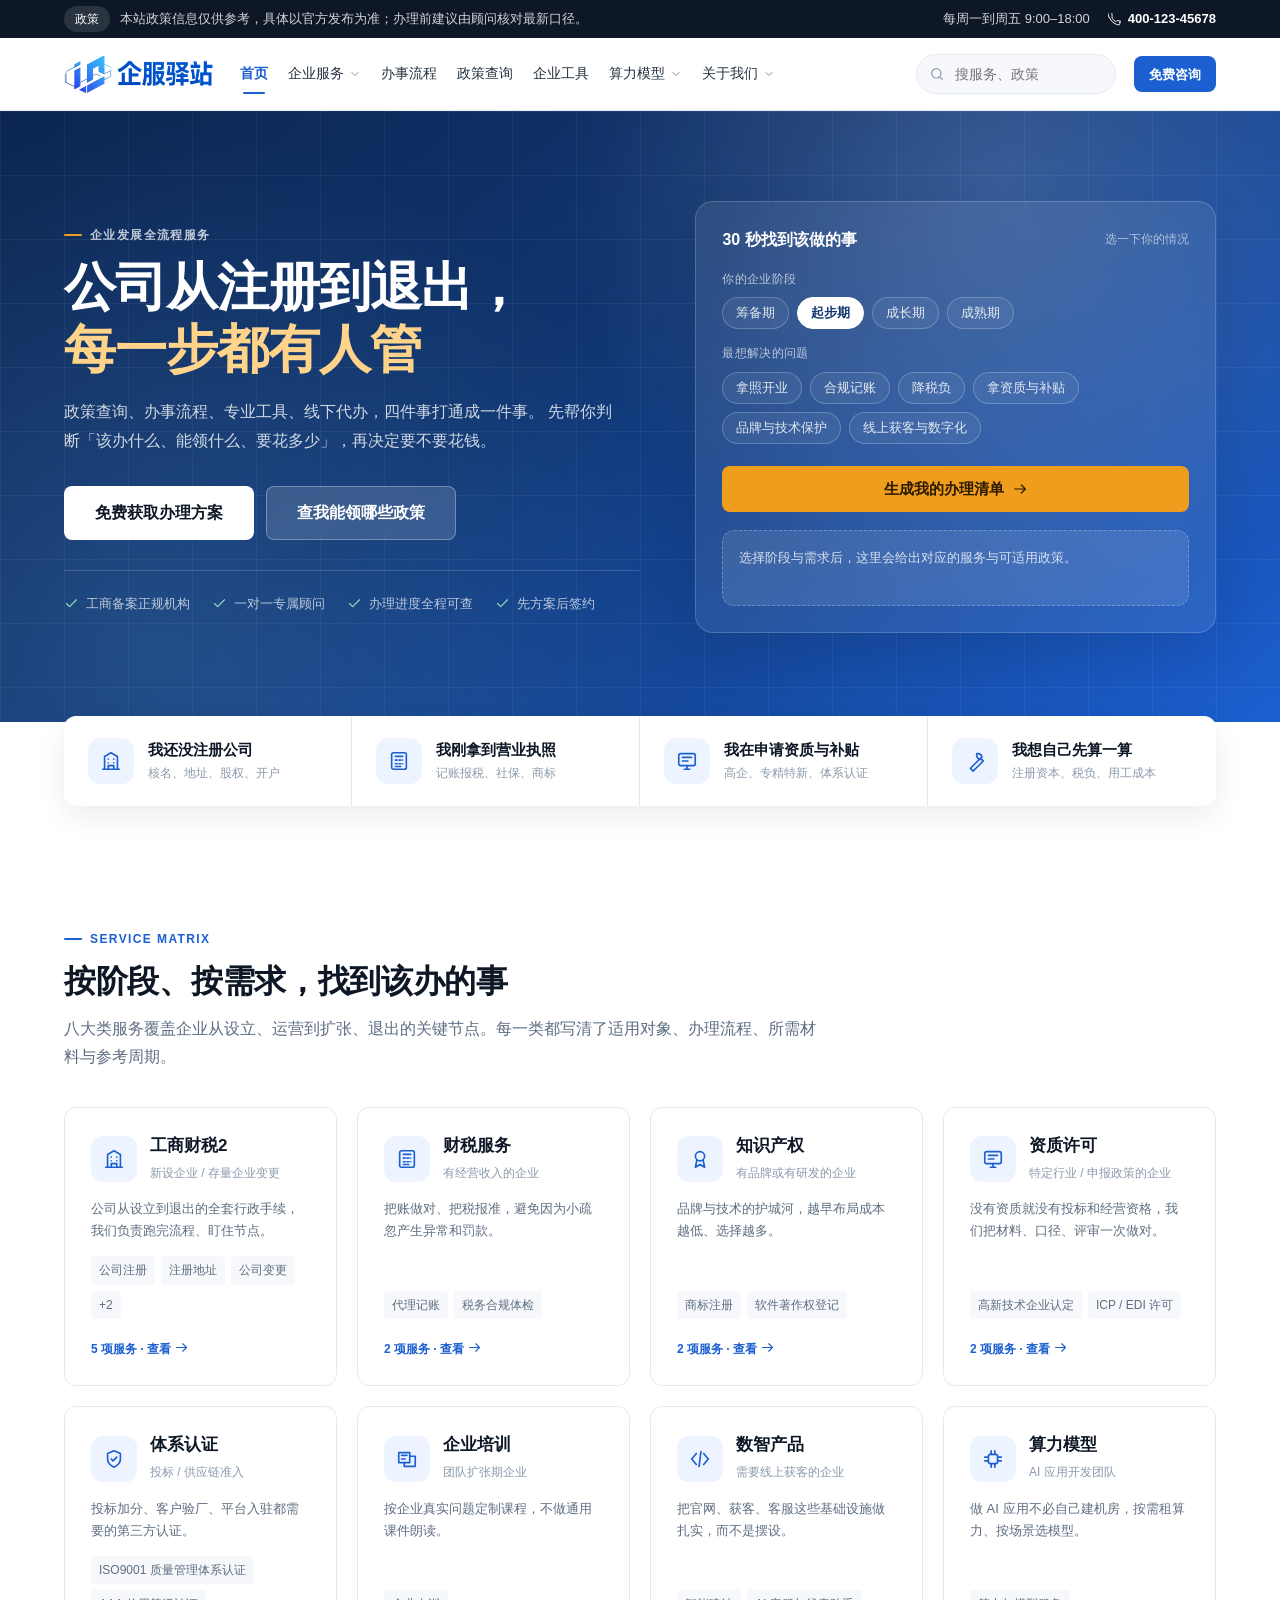
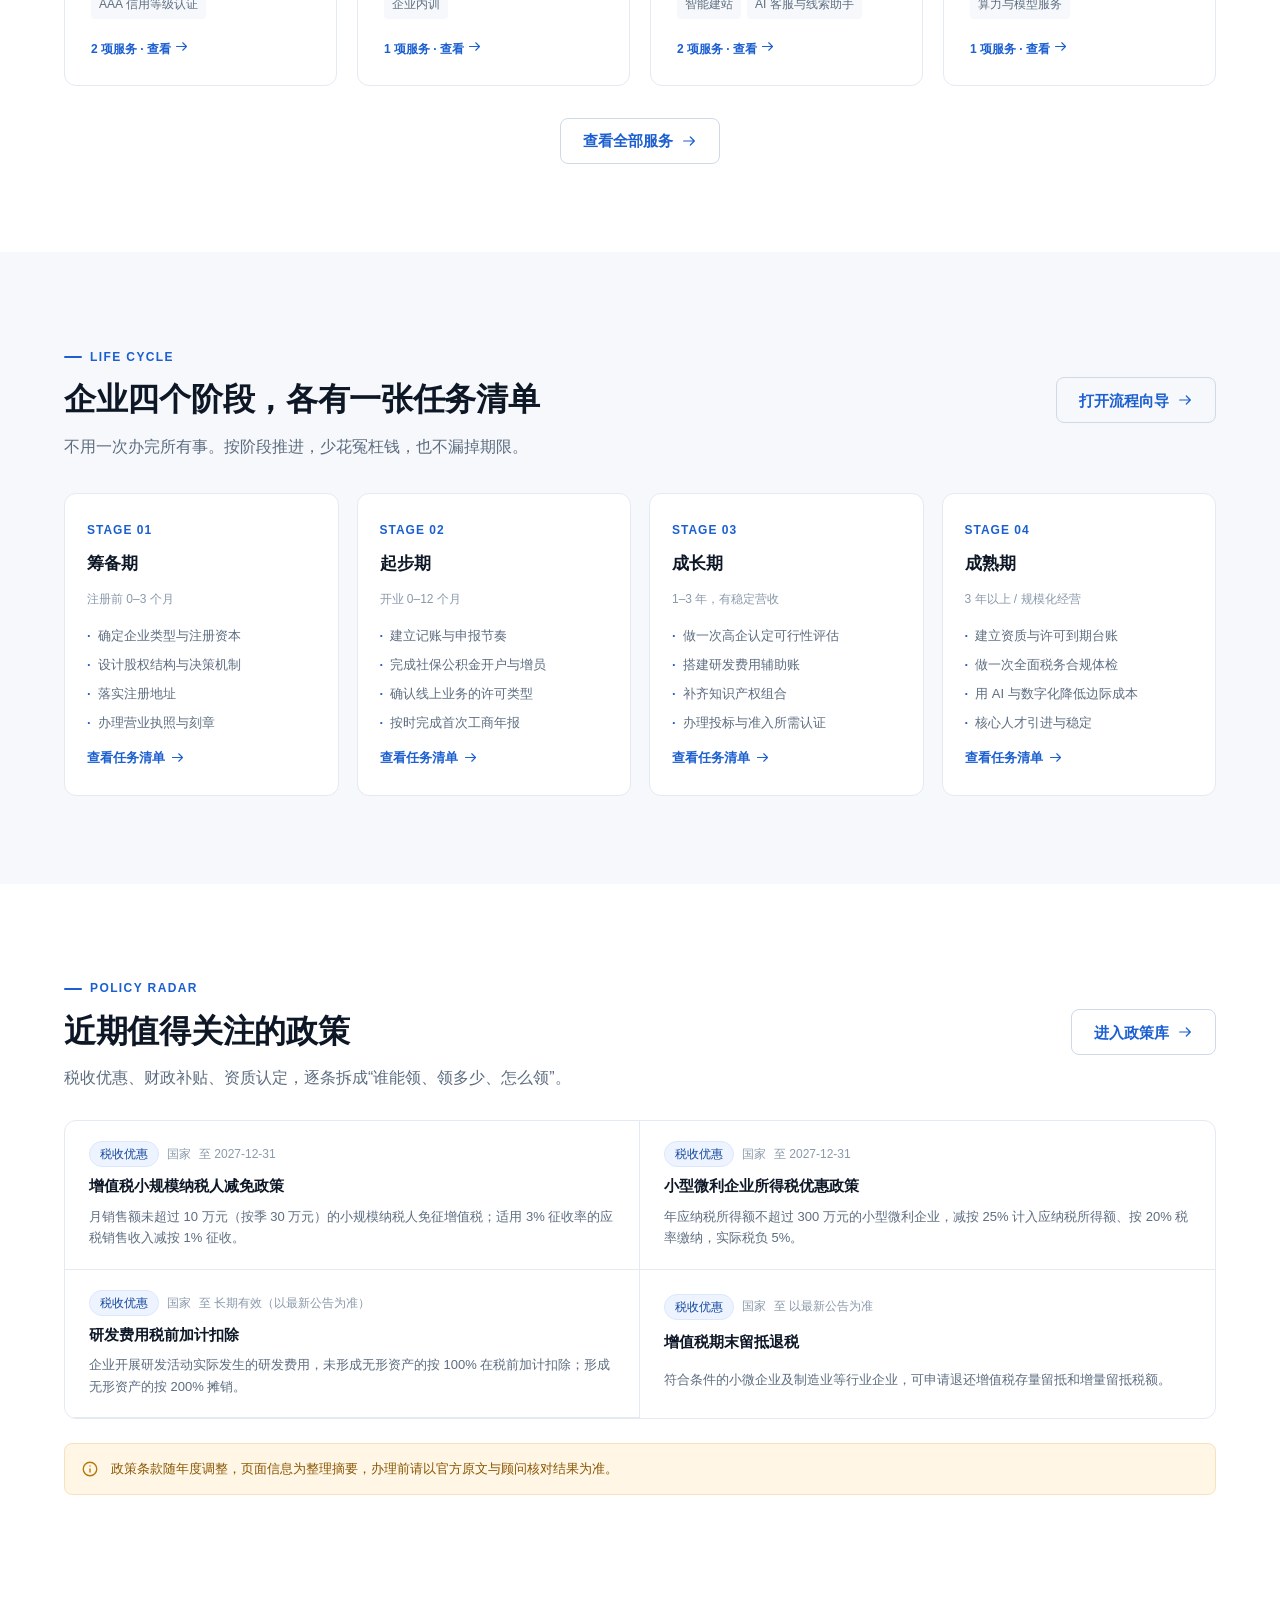
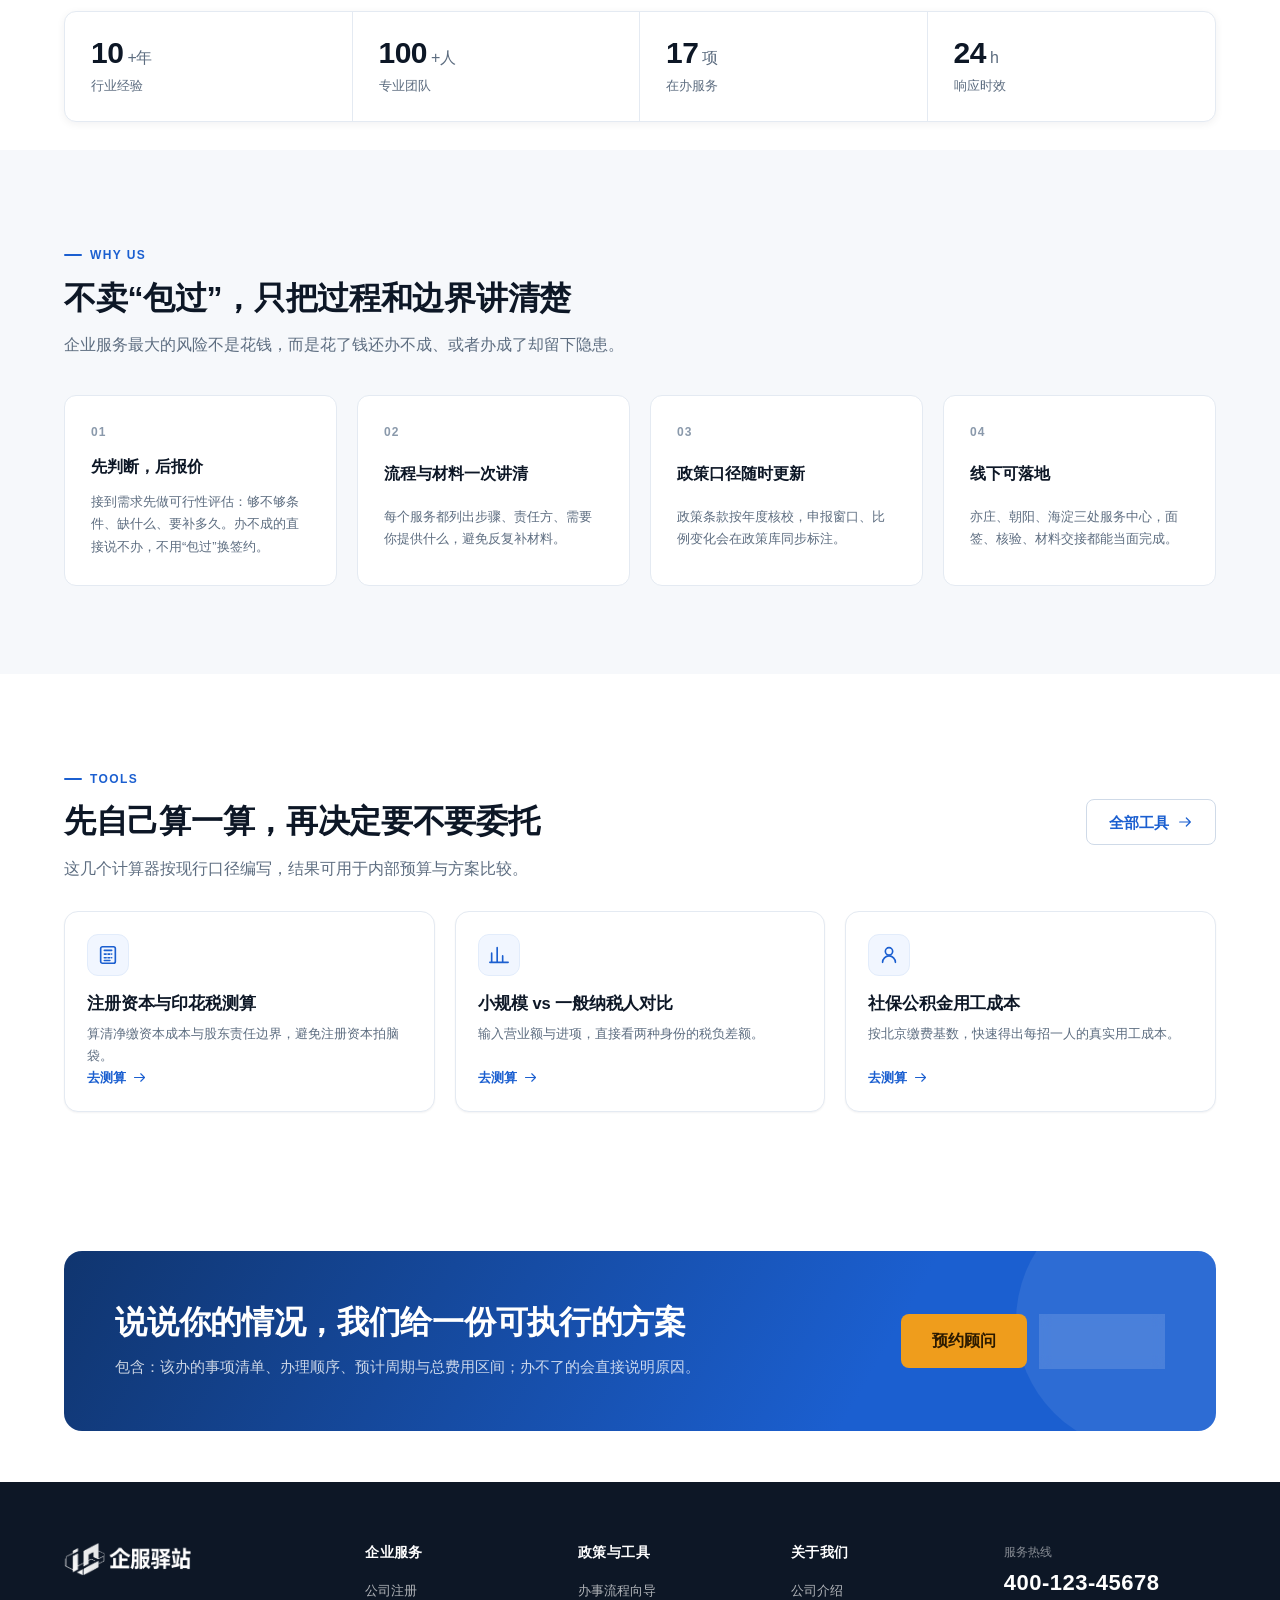
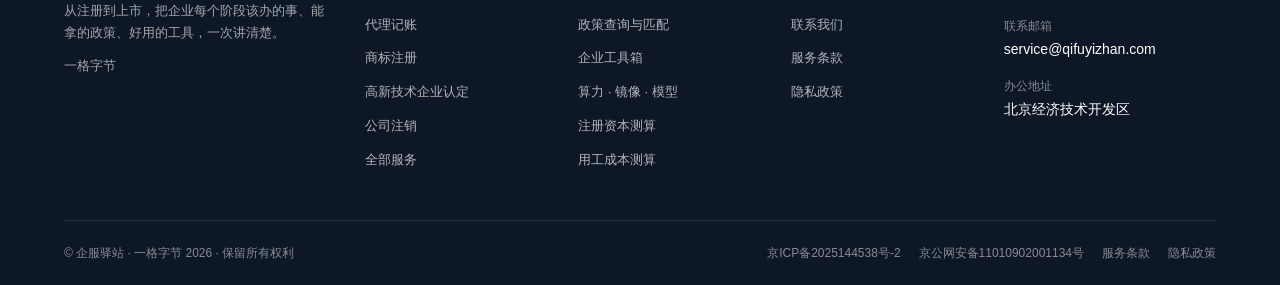
<file: index.html>
<!DOCTYPE html>
<html lang="zh-CN">
<head>
<meta charset="UTF-8">
<meta name="viewport" content="width=device-width, initial-scale=1.0">
<title>企服驿站 | 企业发展全流程服务：注册、财税、资质、政策一站办</title>
<meta name="description" content="企服驿站提供企业发展全流程服务：公司注册、代理记账、商标注册、高新技术企业认定、资质许可与政策申报。先看清该办什么、能领什么政策，再决定怎么办理。">
<meta name="keywords" content="北京公司注册,代理记账,商标注册,高新技术企业认定,企业服务,政策查询,企业办事流程">
<meta property="og:title" content="企服驿站 | 企业发展全流程服务平台">
<meta property="og:description" content="从注册到退出，把每个阶段该办的事、能拿的政策、好用的工具一次讲清楚。">
<meta property="og:type" content="website">
<link rel="icon" href="assets/img/favicon.png" type="image/png" sizes="128x128">
<link rel="stylesheet" href="assets/css/base.css?v=20261116d">
<link rel="stylesheet" href="assets/css/layout.css?v=20261116d">
<link rel="stylesheet" href="assets/css/components.css?v=20261116d">
<link rel="stylesheet" href="assets/css/pages.css?v=20261116d">
<link rel="stylesheet" href="assets/css/responsive.css?v=20261116d">
</head>
<body>
<a class="skip-link" href="#main">跳到主要内容</a>
<header class="site-header" id="site-header" data-page="home"></header>

<main id="main">
  <!-- ============ Hero ============ -->
  <section class="hero">
    <div class="container hero-inner">
      <div class="hero-copy">
        <span class="eyebrow">企业发展全流程服务</span>
        <h1>公司从注册到退出，<br><span class="hl">每一步都有人管</span></h1>
        <p class="hero-sub">
          政策查询、办事流程、专业工具、线下代办，四件事打通成一件事。
          先帮你判断「该办什么、能领什么、要花多少」，再决定要不要花钱。
        </p>
        <div class="hero-cta">
          <a class="btn btn-white btn-lg" href="contact.html">免费获取办理方案</a>
          <a class="btn btn-light btn-lg" href="policy.html">查我能领哪些政策</a>
        </div>
        <div class="hero-trust" id="hero-trust"></div>
      </div>

      <aside class="matcher" aria-label="需求自测">
        <div class="matcher-head">
          <h3>30 秒找到该做的事</h3>
          <span>选一下你的情况</span>
        </div>
        <form id="matcher-form" class="matcher-body"></form>
        <div class="matcher-result" id="matcher-result">
          选择阶段与需求后，这里会给出对应的服务与可适用政策。
        </div>
      </aside>
    </div>
  </section>

  <!-- ============ 快捷入口 ============ -->
  <section class="section-tight">
    <div class="container">
      <div class="quick-links">
        <div class="quick-grid">
          <a class="quick-item" href="services.html?stage=prep">
            <span class="icon-box">@@icon:building@@</span>
            <span><h4>我还没注册公司</h4><p>核名、地址、股权、开户</p></span>
          </a>
          <a class="quick-item" href="services.html?stage=start">
            <span class="icon-box">@@icon:calc@@</span>
            <span><h4>我刚拿到营业执照</h4><p>记账报税、社保、商标</p></span>
          </a>
          <a class="quick-item" href="services.html?stage=grow">
            <span class="icon-box">@@icon:certificate@@</span>
            <span><h4>我在申请资质与补贴</h4><p>高企、专精特新、体系认证</p></span>
          </a>
          <a class="quick-item" href="tools.html">
            <span class="icon-box">@@icon:tool@@</span>
            <span><h4>我想自己先算一算</h4><p>注册资本、税负、用工成本</p></span>
          </a>
        </div>
      </div>
    </div>
  </section>

  <!-- ============ 服务矩阵 ============ -->
  <section class="section">
    <div class="container">
      <div class="section-head">
        <span class="eyebrow">Service Matrix</span>
        <h2>按阶段、按需求，找到该办的事</h2>
        <p>八大类服务覆盖企业从设立、运营到扩张、退出的关键节点。每一类都写清了适用对象、办理流程、所需材料与参考周期。</p>
      </div>
      <div id="home-categories" class="grid grid-4"></div>
      <div class="row mt-32" style="justify-content:center">
        <a class="btn btn-ghost" href="services.html">查看全部服务 @@icon:arrowRight@@</a>
      </div>
    </div>
  </section>

  <!-- ============ 阶段路径 ============ -->
  <section class="section bg-alt">
    <div class="container">
      <div class="row-between" style="margin-bottom:32px">
        <div class="section-head" style="margin-bottom:0">
          <span class="eyebrow">Life Cycle</span>
          <h2>企业四个阶段，各有一张任务清单</h2>
          <p>不用一次办完所有事。按阶段推进，少花冤枉钱，也不漏掉期限。</p>
        </div>
        <a class="btn btn-ghost" href="process.html">打开流程向导 @@icon:arrowRight@@</a>
      </div>
      <div id="home-stages" class="stage-grid"></div>
    </div>
  </section>

  <!-- ============ 政策快讯 ============ -->
  <section class="section">
    <div class="container">
      <div class="row-between" style="margin-bottom:28px">
        <div class="section-head" style="margin-bottom:0">
          <span class="eyebrow">Policy Radar</span>
          <h2>近期值得关注的政策</h2>
          <p>税收优惠、财政补贴、资质认定，逐条拆成“谁能领、领多少、怎么领”。</p>
        </div>
        <a class="btn btn-ghost" href="policy.html">进入政策库 @@icon:arrowRight@@</a>
      </div>
      <div id="home-policies" class="policy-brief"></div>
      <div class="notice mt-24">@@icon:info@@ <span>政策条款随年度调整，页面信息为整理摘要，办理前请以官方原文与顾问核对结果为准。</span></div>
    </div>
  </section>

  <!-- ============ 数据条 ============ -->
  <section class="section-tight">
    <div class="container">
      <div class="stat-strip" id="home-stats"></div>
    </div>
  </section>

  <!-- ============ 为什么选我们 ============ -->
  <section class="section bg-alt">
    <div class="container">
      <div class="section-head">
        <span class="eyebrow">Why Us</span>
        <h2>不卖“包过”，只把过程和边界讲清楚</h2>
        <p>企业服务最大的风险不是花钱，而是花了钱还办不成、或者办成了却留下隐患。</p>
      </div>
      <div class="grid grid-4">
        <div class="value-item reveal"><span class="v-num">01</span><h4>先判断，后报价</h4><p>接到需求先做可行性评估：够不够条件、缺什么、要补多久。办不成的直接说不办，不用“包过”换签约。</p></div>
        <div class="value-item reveal"><span class="v-num">02</span><h4>流程与材料一次讲清</h4><p>每个服务都列出步骤、责任方、需要你提供什么，避免反复补材料。</p></div>
        <div class="value-item reveal"><span class="v-num">03</span><h4>政策口径随时更新</h4><p>政策条款按年度核校，申报窗口、比例变化会在政策库同步标注。</p></div>
        <div class="value-item reveal"><span class="v-num">04</span><h4>线下可落地</h4><p>亦庄、朝阳、海淀三处服务中心，面签、核验、材料交接都能当面完成。</p></div>
      </div>
    </div>
  </section>

  <!-- ============ 工具 ============ -->
  <section class="section">
    <div class="container">
      <div class="row-between" style="margin-bottom:28px">
        <div class="section-head" style="margin-bottom:0">
          <span class="eyebrow">Tools</span>
          <h2>先自己算一算，再决定要不要委托</h2>
          <p>这几个计算器按现行口径编写，结果可用于内部预算与方案比较。</p>
        </div>
        <a class="btn btn-ghost" href="tools.html">全部工具 @@icon:arrowRight@@</a>
      </div>
      <div id="home-tools" class="grid grid-3"></div>
    </div>
  </section>

  <!-- ============ CTA ============ -->
  <section class="section-sm">
    <div class="container">
      <div class="cta-band">
        <div>
          <h2>说说你的情况，我们给一份可执行的方案</h2>
          <p>包含：该办的事项清单、办理顺序、预计周期与总费用区间；办不了的会直接说明原因。</p>
        </div>
        <div class="row">
          <a class="btn btn-accent btn-lg" href="contact.html">预约顾问</a>
          <a class="btn btn-light btn-lg" href="tel:400-123-45678">电话咨询</a>
        </div>
      </div>
    </div>
  </section>
</main>

<footer class="site-footer" id="site-footer"></footer>

<script src="assets/js/core.js?v=20261116d"></script>
<script src="assets/js/nav.js?v=20261116d"></script>
<script src="assets/js/home.js?v=20261116d"></script>
</body>
</html>
</file>
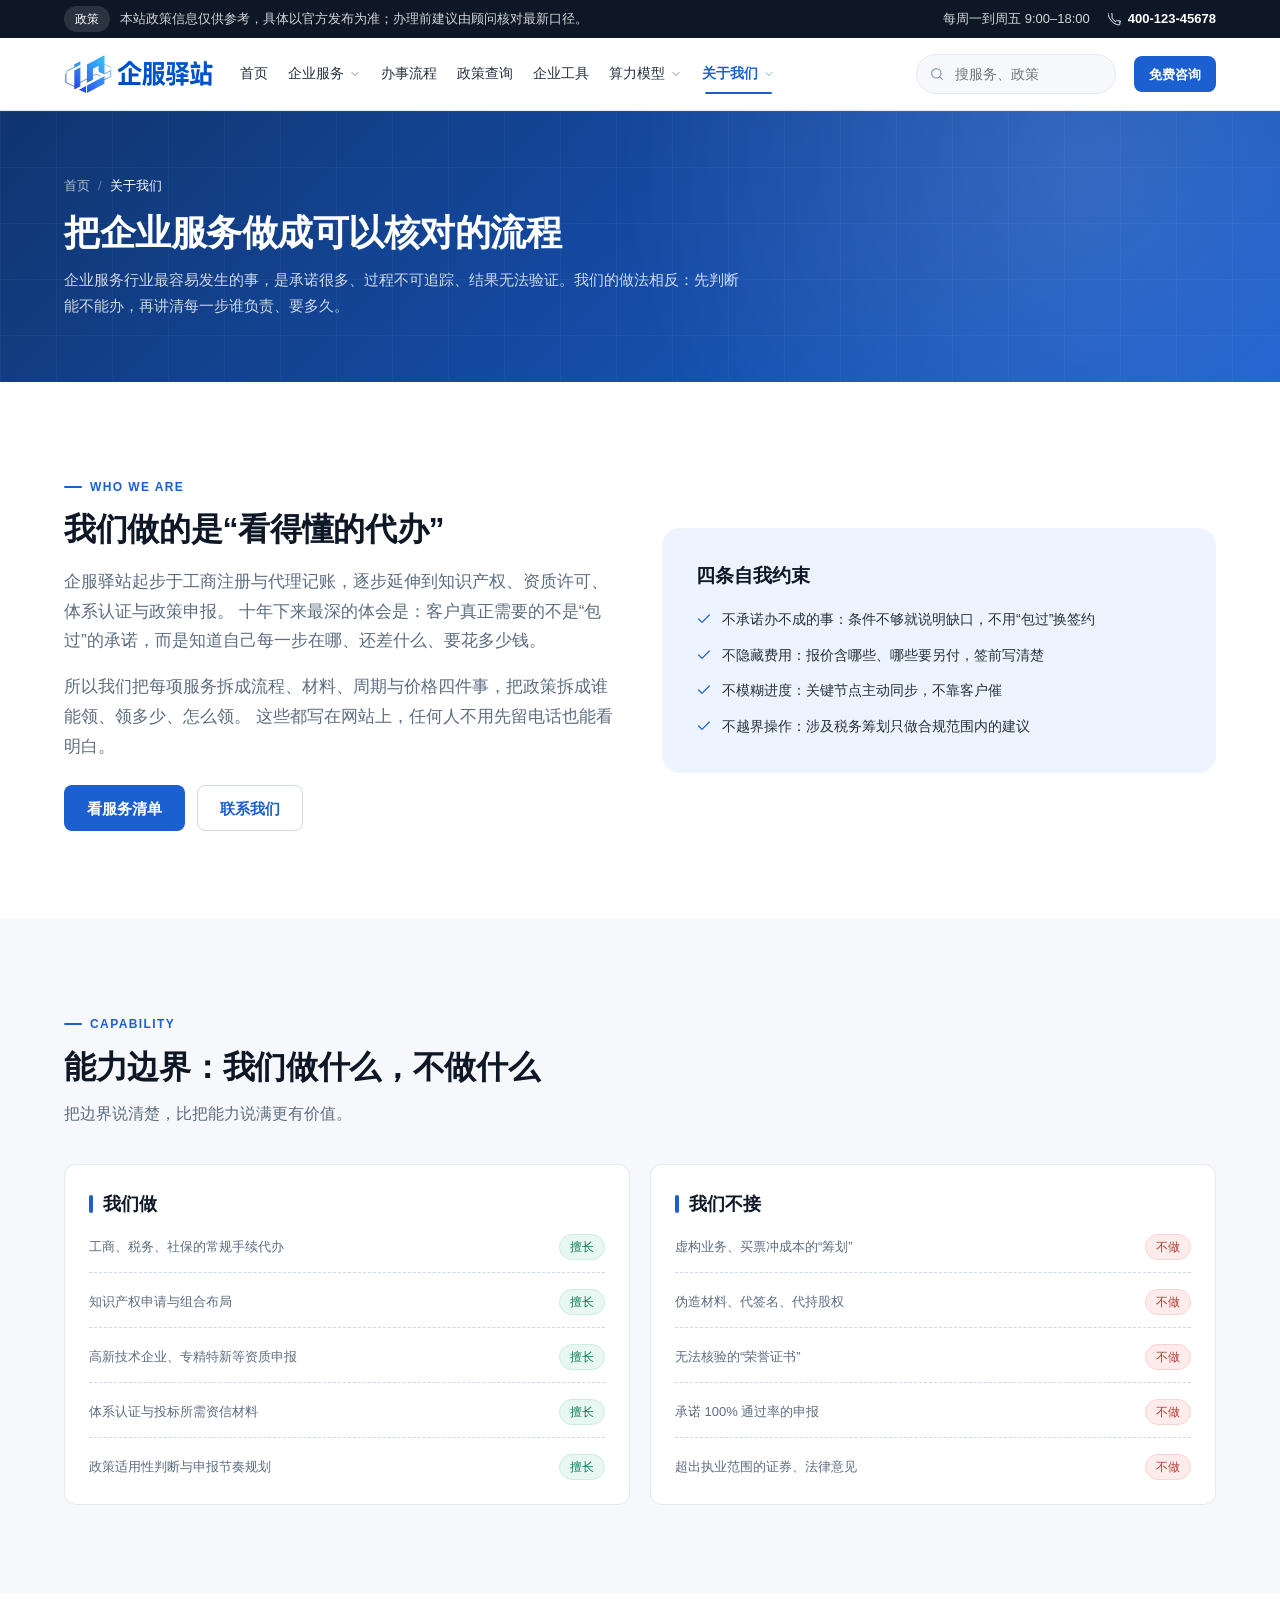
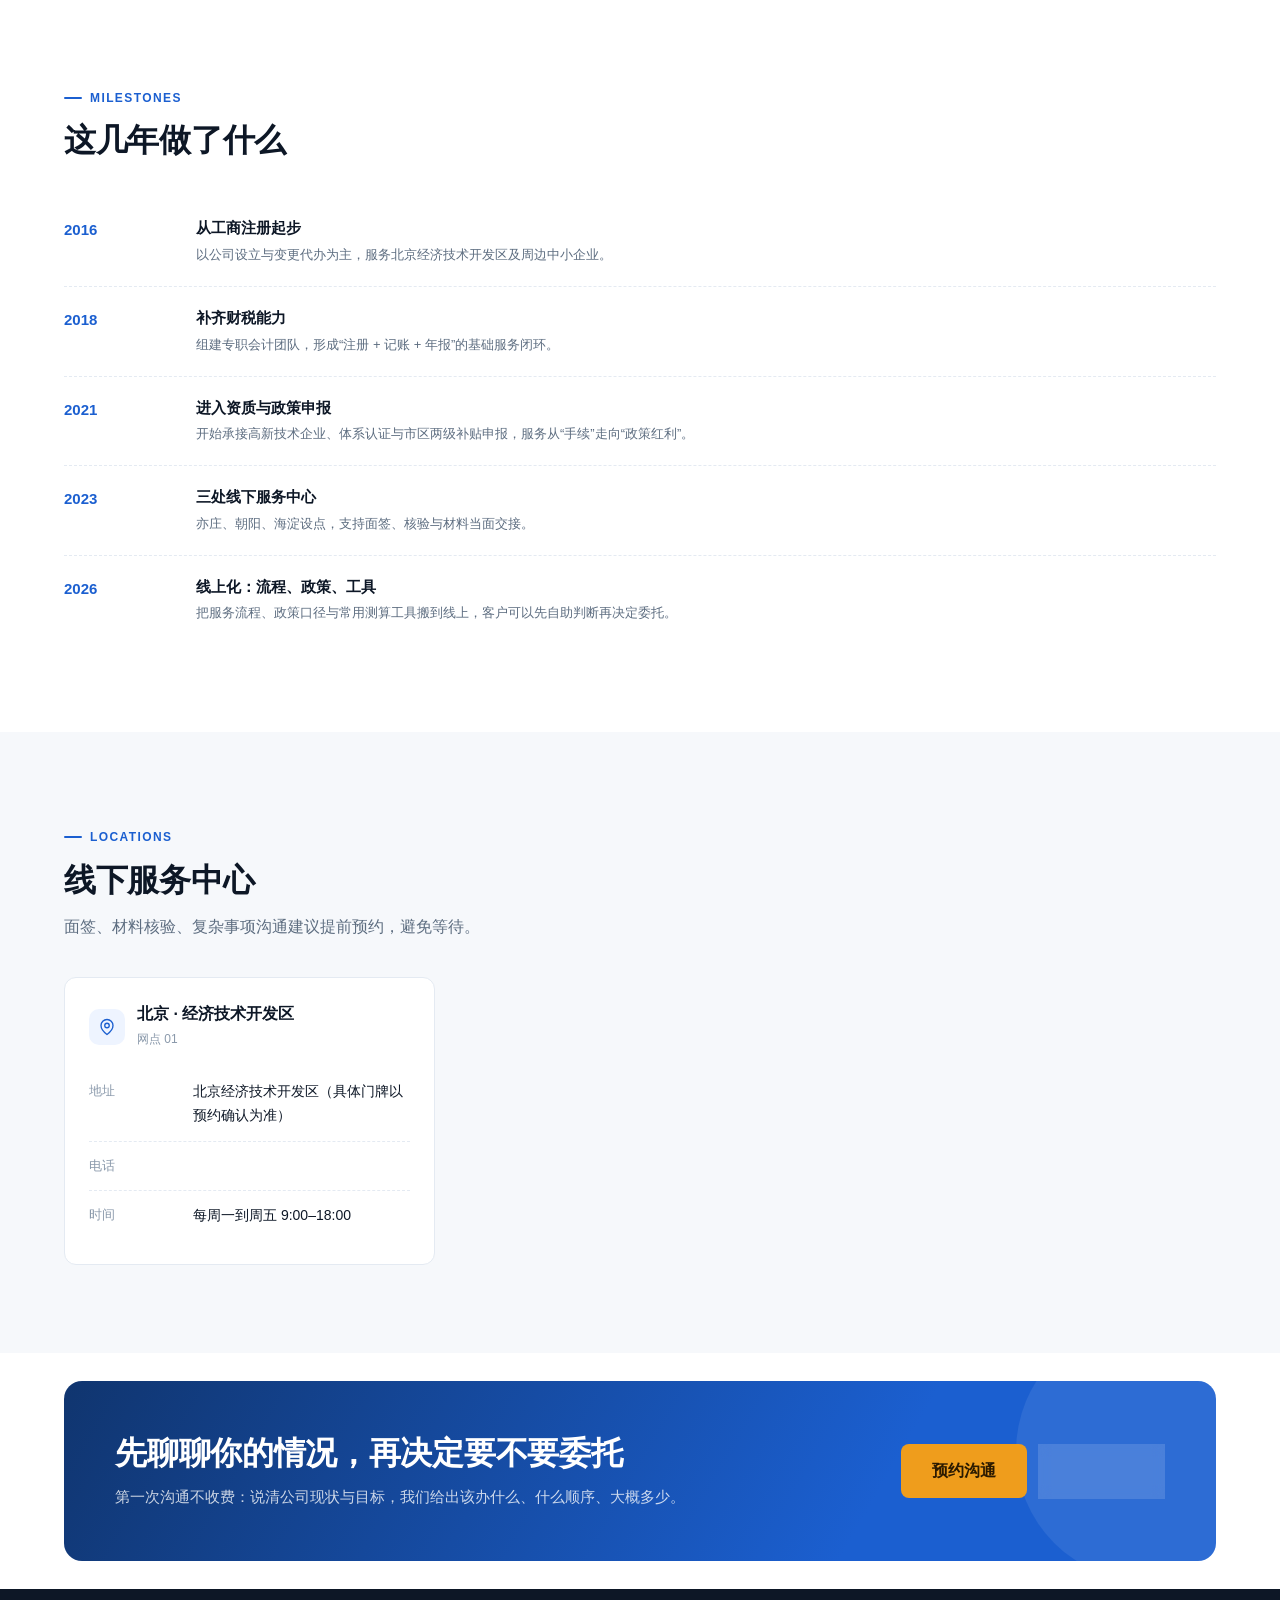
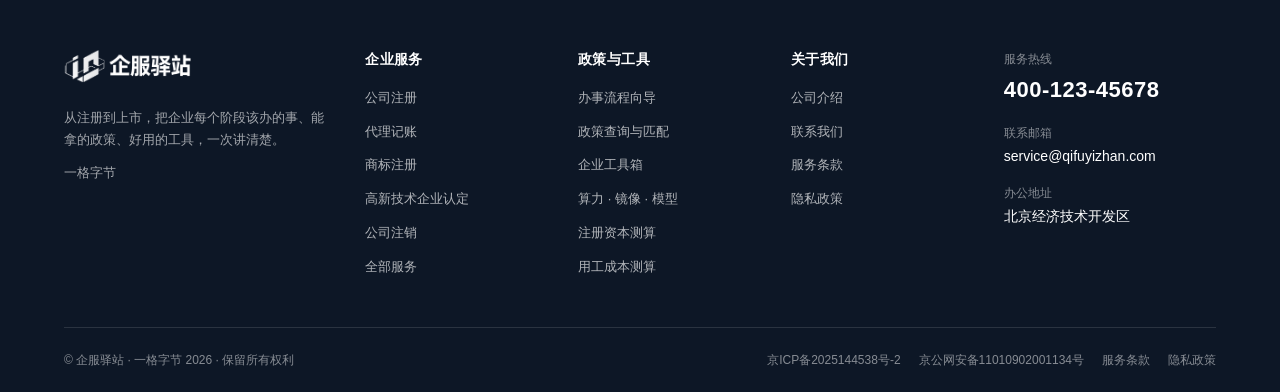
<file: about.html>
<!DOCTYPE html>
<html lang="zh-CN">
<head>
<meta charset="UTF-8">
<meta name="viewport" content="width=device-width, initial-scale=1.0">
<title>关于我们 | 企服驿站：把企业服务做成可核对的流程</title>
<meta name="description" content="企服驿站是一格字节旗下企业全流程服务平台，提供工商财税、知识产权、资质许可、体系认证与政策申报服务，亦庄、朝阳、海淀设线下服务中心。">
<meta property="og:type" content="website">
<meta property="og:site_name" content="企服驿站">
<meta property="og:title" content="关于我们 | 企服驿站：把企业服务做成可核对的流程">
<meta property="og:description" content="企服驿站是一格字节旗下企业全流程服务平台，提供工商财税、知识产权、资质许可、体系认证与政策申报服务，亦庄、朝阳、海淀设线下服务中心。">
<meta property="og:image" content="assets/img/og.png">
<meta name="twitter:card" content="summary_large_image">
<meta name="twitter:title" content="关于我们 | 企服驿站：把企业服务做成可核对的流程">
<meta name="twitter:description" content="企服驿站是一格字节旗下企业全流程服务平台，提供工商财税、知识产权、资质许可、体系认证与政策申报服务，亦庄、朝阳、海淀设线下服务中心。">
<meta name="twitter:image" content="assets/img/og.png">
<link rel="icon" href="assets/img/favicon.png" type="image/png" sizes="128x128">
<link rel="stylesheet" href="assets/css/base.css?v=20261116d">
<link rel="stylesheet" href="assets/css/layout.css?v=20261116d">
<link rel="stylesheet" href="assets/css/components.css?v=20261116d">
<link rel="stylesheet" href="assets/css/pages.css?v=20261116d">
<link rel="stylesheet" href="assets/css/responsive.css?v=20261116d">
</head>
<body>
<a class="skip-link" href="#main">跳到主要内容</a>
<header class="site-header" id="site-header" data-page="about"></header>

<main id="main">
  <section class="page-hero">
    <div class="container">
      <div class="breadcrumb">
        <a href="index.html">首页</a><span class="sep">/</span><span class="current">关于我们</span>
      </div>
      <h1>把企业服务做成可以核对的流程</h1>
      <p>企业服务行业最容易发生的事，是承诺很多、过程不可追踪、结果无法验证。我们的做法相反：先判断能不能办，再讲清每一步谁负责、要多久。</p>
    </div>
  </section>

  <section class="section">
    <div class="container about-split">
      <div>
        <span class="eyebrow">Who We Are</span>
        <h2>我们做的是“看得懂的代办”</h2>
        <p class="lead mt-16">
          企服驿站起步于工商注册与代理记账，逐步延伸到知识产权、资质许可、体系认证与政策申报。
          十年下来最深的体会是：客户真正需要的不是“包过”的承诺，而是知道自己每一步在哪、还差什么、要花多少钱。
        </p>
        <p class="lead mt-16">
          所以我们把每项服务拆成流程、材料、周期与价格四件事，把政策拆成谁能领、领多少、怎么领。
          这些都写在网站上，任何人不用先留电话也能看明白。
        </p>
        <div class="row mt-24">
          <a class="btn btn-primary" href="services.html">看服务清单</a>
          <a class="btn btn-ghost" href="contact.html">联系我们</a>
        </div>
      </div>
      <div class="figure-block">
        <h3>四条自我约束</h3>
        <ul class="fig-list">
          <li>@@icon:check@@ <span>不承诺办不成的事：条件不够就说明缺口，不用“包过”换签约</span></li>
          <li>@@icon:check@@ <span>不隐藏费用：报价含哪些、哪些要另付，签前写清楚</span></li>
          <li>@@icon:check@@ <span>不模糊进度：关键节点主动同步，不靠客户催</span></li>
          <li>@@icon:check@@ <span>不越界操作：涉及税务筹划只做合规范围内的建议</span></li>
        </ul>
      </div>
    </div>
  </section>

  <section class="section bg-alt">
    <div class="container">
      <div class="section-head">
        <span class="eyebrow">Capability</span>
        <h2>能力边界：我们做什么，不做什么</h2>
        <p>把边界说清楚，比把能力说满更有价值。</p>
      </div>
      <div class="grid grid-2">
        <div class="card">
          <div class="panel-title" style="margin-bottom:14px">我们做</div>
          <div class="stack">
            <div class="to-row"><span class="to-label">工商、税务、社保的常规手续代办</span><span class="tag tag-green">擅长</span></div>
            <div class="to-row"><span class="to-label">知识产权申请与组合布局</span><span class="tag tag-green">擅长</span></div>
            <div class="to-row"><span class="to-label">高新技术企业、专精特新等资质申报</span><span class="tag tag-green">擅长</span></div>
            <div class="to-row"><span class="to-label">体系认证与投标所需资信材料</span><span class="tag tag-green">擅长</span></div>
            <div class="to-row" style="border:0;padding:0"><span class="to-label">政策适用性判断与申报节奏规划</span><span class="tag tag-green">擅长</span></div>
          </div>
        </div>
        <div class="card">
          <div class="panel-title" style="margin-bottom:14px">我们不接</div>
          <div class="stack">
            <div class="to-row"><span class="to-label">虚构业务、买票冲成本的“筹划”</span><span class="tag tag-red">不做</span></div>
            <div class="to-row"><span class="to-label">伪造材料、代签名、代持股权</span><span class="tag tag-red">不做</span></div>
            <div class="to-row"><span class="to-label">无法核验的“荣誉证书”</span><span class="tag tag-red">不做</span></div>
            <div class="to-row"><span class="to-label">承诺 100% 通过率的申报</span><span class="tag tag-red">不做</span></div>
            <div class="to-row" style="border:0;padding:0"><span class="to-label">超出执业范围的证券、法律意见</span><span class="tag tag-red">不做</span></div>
          </div>
        </div>
      </div>
    </div>
  </section>

  <section class="section">
    <div class="container">
      <div class="section-head">
        <span class="eyebrow">Milestones</span>
        <h2>这几年做了什么</h2>
      </div>
      <div class="timeline">
        <div class="tl-item"><div class="tl-year">2016</div><div class="tl-content"><h4>从工商注册起步</h4><p>以公司设立与变更代办为主，服务北京经济技术开发区及周边中小企业。</p></div></div>
        <div class="tl-item"><div class="tl-year">2018</div><div class="tl-content"><h4>补齐财税能力</h4><p>组建专职会计团队，形成“注册 + 记账 + 年报”的基础服务闭环。</p></div></div>
        <div class="tl-item"><div class="tl-year">2021</div><div class="tl-content"><h4>进入资质与政策申报</h4><p>开始承接高新技术企业、体系认证与市区两级补贴申报，服务从“手续”走向“政策红利”。</p></div></div>
        <div class="tl-item"><div class="tl-year">2023</div><div class="tl-content"><h4>三处线下服务中心</h4><p>亦庄、朝阳、海淀设点，支持面签、核验与材料当面交接。</p></div></div>
        <div class="tl-item"><div class="tl-year">2026</div><div class="tl-content"><h4>线上化：流程、政策、工具</h4><p>把服务流程、政策口径与常用测算工具搬到线上，客户可以先自助判断再决定委托。</p></div></div>
      </div>
    </div>
  </section>

  <section class="section bg-alt">
    <div class="container">
      <div class="section-head">
        <span class="eyebrow">Locations</span>
        <h2>线下服务中心</h2>
        <p>面签、材料核验、复杂事项沟通建议提前预约，避免等待。</p>
      </div>
      <div id="about-offices" class="grid grid-3"></div>
    </div>
  </section>

  <section class="section-tight">
    <div class="container">
      <div class="cta-band">
        <div>
          <h2>先聊聊你的情况，再决定要不要委托</h2>
          <p>第一次沟通不收费：说清公司现状与目标，我们给出该办什么、什么顺序、大概多少。</p>
        </div>
        <div class="row">
          <a class="btn btn-accent btn-lg" href="contact.html">预约沟通</a>
          <a class="btn btn-light btn-lg" href="process.html">先看流程</a>
        </div>
      </div>
    </div>
  </section>
</main>

<footer class="site-footer" id="site-footer"></footer>
<script src="assets/js/core.js?v=20261116d"></script>
<script src="assets/js/nav.js?v=20261116d"></script>
<script src="assets/js/about.js?v=20261116d"></script>
</body>
</html>
</file>
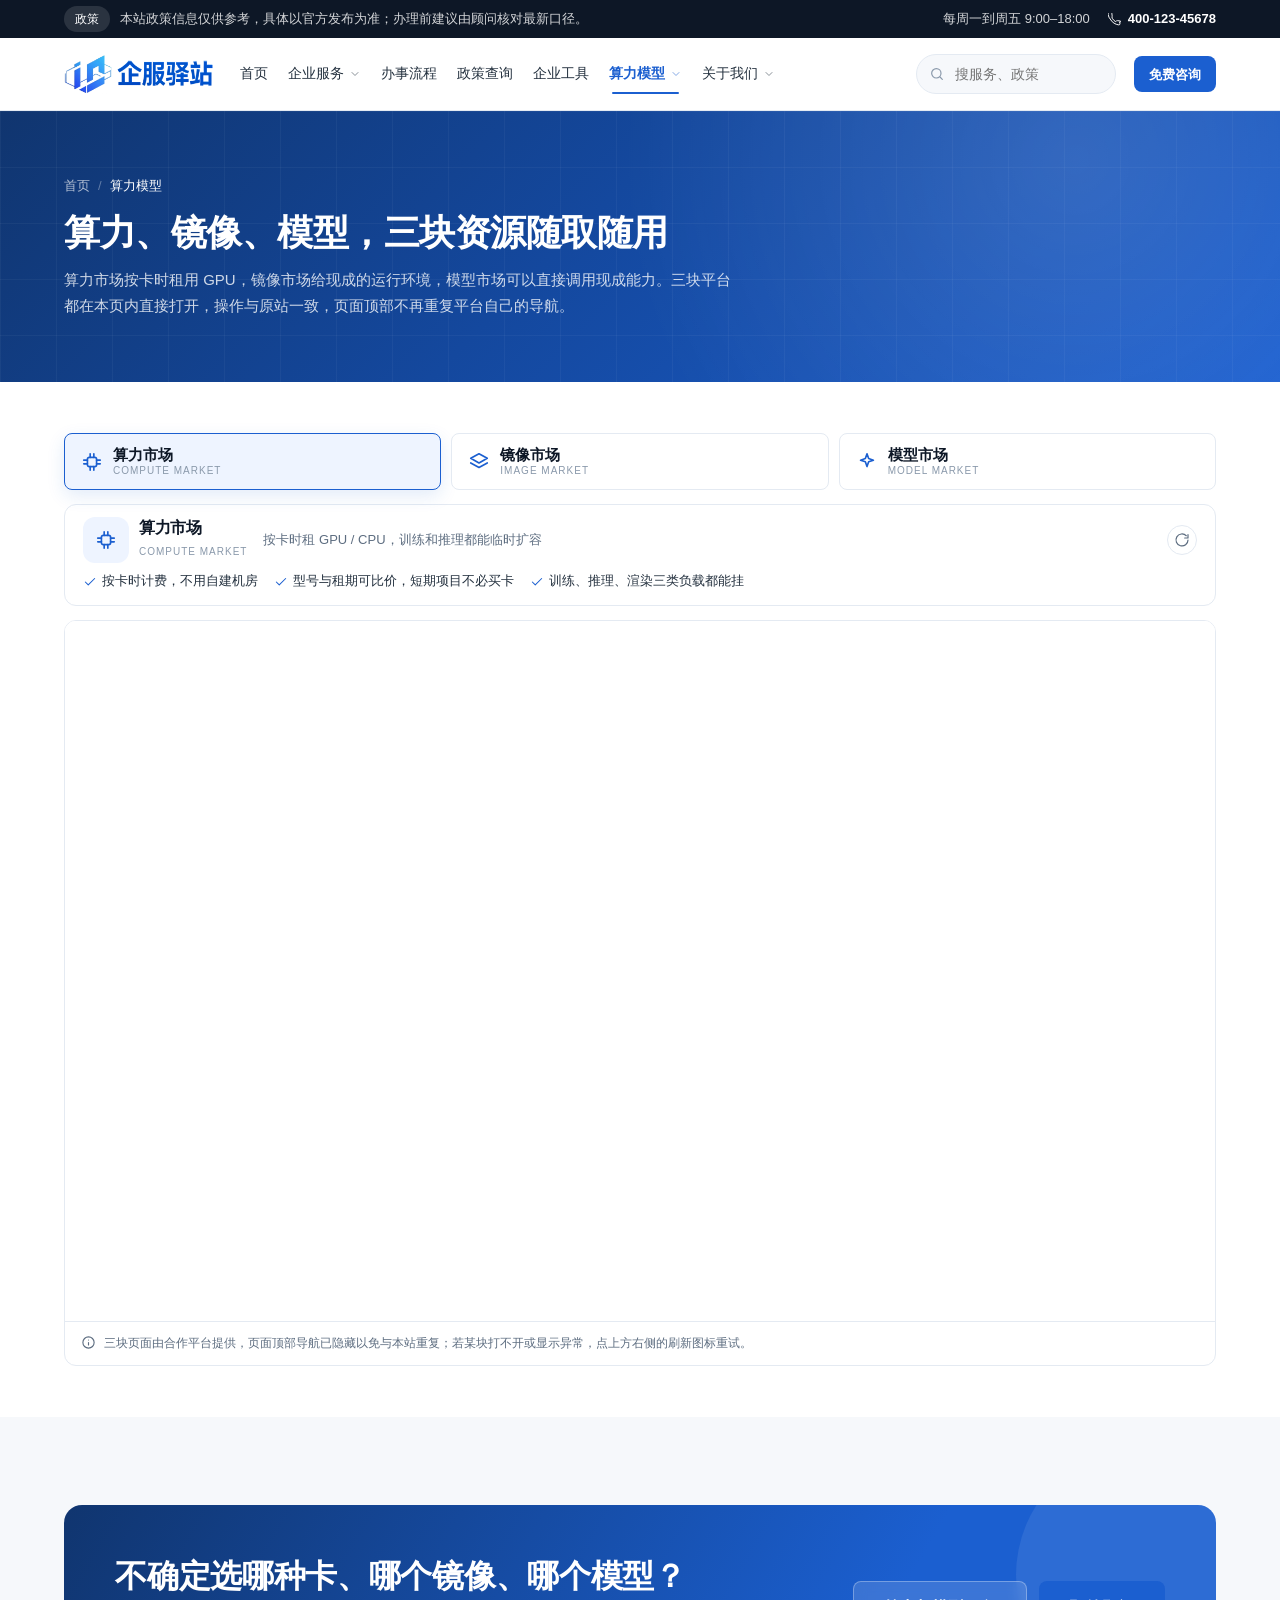
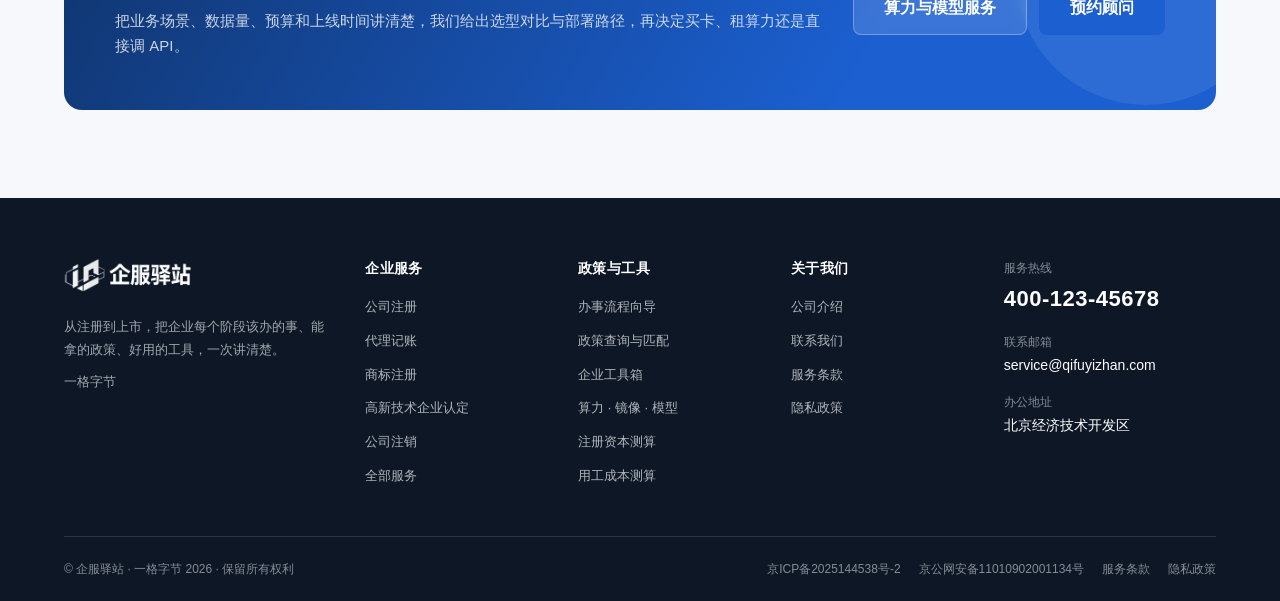
<file: compute.html>
<!DOCTYPE html>
<html lang="zh-CN">
<head>
<meta charset="UTF-8">
<meta name="viewport" content="width=device-width, initial-scale=1.0">
<title>算力模型 | 算力市场、镜像市场、模型市场 - 企服驿站</title>
<meta name="description" content="企服驿站算力模型频道：算力市场按卡时租 GPU、镜像市场提供开箱即用的运行环境、模型市场可直接试用并接 API。三个平台在本站内直接打开，操作与原站一致。">
<meta property="og:type" content="website">
<meta property="og:site_name" content="企服驿站">
<meta property="og:title" content="算力模型 | 算力市场、镜像市场、模型市场 - 企服驿站">
<meta property="og:description" content="企服驿站算力模型频道：算力市场按卡时租 GPU、镜像市场提供开箱即用的运行环境、模型市场可直接试用并接 API。">
<meta property="og:image" content="assets/img/og.png">
<meta name="twitter:card" content="summary_large_image">
<meta name="twitter:title" content="算力模型 | 算力市场、镜像市场、模型市场 - 企服驿站">
<meta name="twitter:description" content="算力市场、镜像市场、模型市场三块外部平台，在本站内直接可用。">
<meta name="twitter:image" content="assets/img/og.png">
<link rel="icon" href="assets/img/favicon.png" type="image/png" sizes="128x128">
<link rel="stylesheet" href="assets/css/base.css?v=20261116d">
<link rel="stylesheet" href="assets/css/layout.css?v=20261116d">
<link rel="stylesheet" href="assets/css/components.css?v=20261116d">
<link rel="stylesheet" href="assets/css/pages.css?v=20261116d">
<link rel="stylesheet" href="assets/css/responsive.css?v=20261116d">
</head>
<body>
<a class="skip-link" href="#main">跳到主要内容</a>
<header class="site-header" id="site-header" data-page="compute"></header>

<main id="main">
  <section class="page-hero">
    <div class="container">
      <div class="breadcrumb">
        <a href="index.html">首页</a><span class="sep">/</span><span class="current">算力模型</span>
      </div>
      <h1>算力、镜像、模型，三块资源随取随用</h1>
      <p>算力市场按卡时租用 GPU，镜像市场给现成的运行环境，模型市场可以直接调用现成能力。三块平台都在本页内直接打开，操作与原站一致，页面顶部不再重复平台自己的导航。</p>
    </div>
  </section>

  <section class="section-sm">
    <div class="container">
      <div class="compute-tabs" id="compute-tabs" role="tablist" aria-label="资源市场切换"></div>

      <div class="compute-strip" id="compute-info" aria-live="polite"></div>

      <div class="compute-stage">
        <div class="compute-frame-box is-cropped" id="compute-frame-box">
          <div class="compute-loading" id="compute-loading" aria-hidden="true">
            <span class="compute-spinner" aria-hidden="true"></span>
            <span id="compute-loading-text">正在加载平台页面…</span>
          </div>
          <iframe id="compute-frame" title="资源市场页面" loading="lazy" referrerpolicy="no-referrer-when-downgrade" allowfullscreen></iframe>
          <noscript><p class="compute-fallback">需要开启 JavaScript 才能在内嵌页打开，或直接访问对应平台。</p></noscript>
        </div>
        <p class="compute-tip">@@icon:info@@ 三块页面由合作平台提供，页面顶部导航已隐藏以免与本站重复；若某块打不开或显示异常，点上方右侧的刷新图标重试。</p>
      </div>
    </div>
  </section>

  <section class="section bg-alt" id="compute-help">
    <div class="container">
      <div class="cta-band">
        <div>
          <h2 id="compute-help-title">不确定选哪种卡、哪个镜像、哪个模型？</h2>
          <p id="compute-help-desc">把业务场景、数据量、预算和上线时间讲清楚，我们给出选型对比与部署路径。</p>
        </div>
        <div class="row">
          <a class="btn btn-light btn-lg" id="compute-help-service" href="service.html?id=suanli-moxing">看服务详情</a>
          <a class="btn btn-primary btn-lg" href="contact.html">预约顾问</a>
        </div>
      </div>
    </div>
  </section>
</main>

<footer class="site-footer" id="site-footer"></footer>
<script src="assets/js/core.js?v=20261116d"></script>
<script src="assets/js/nav.js?v=20261116d"></script>
<script src="assets/js/compute.js?v=20261116d"></script>
</body>
</html>
</file>
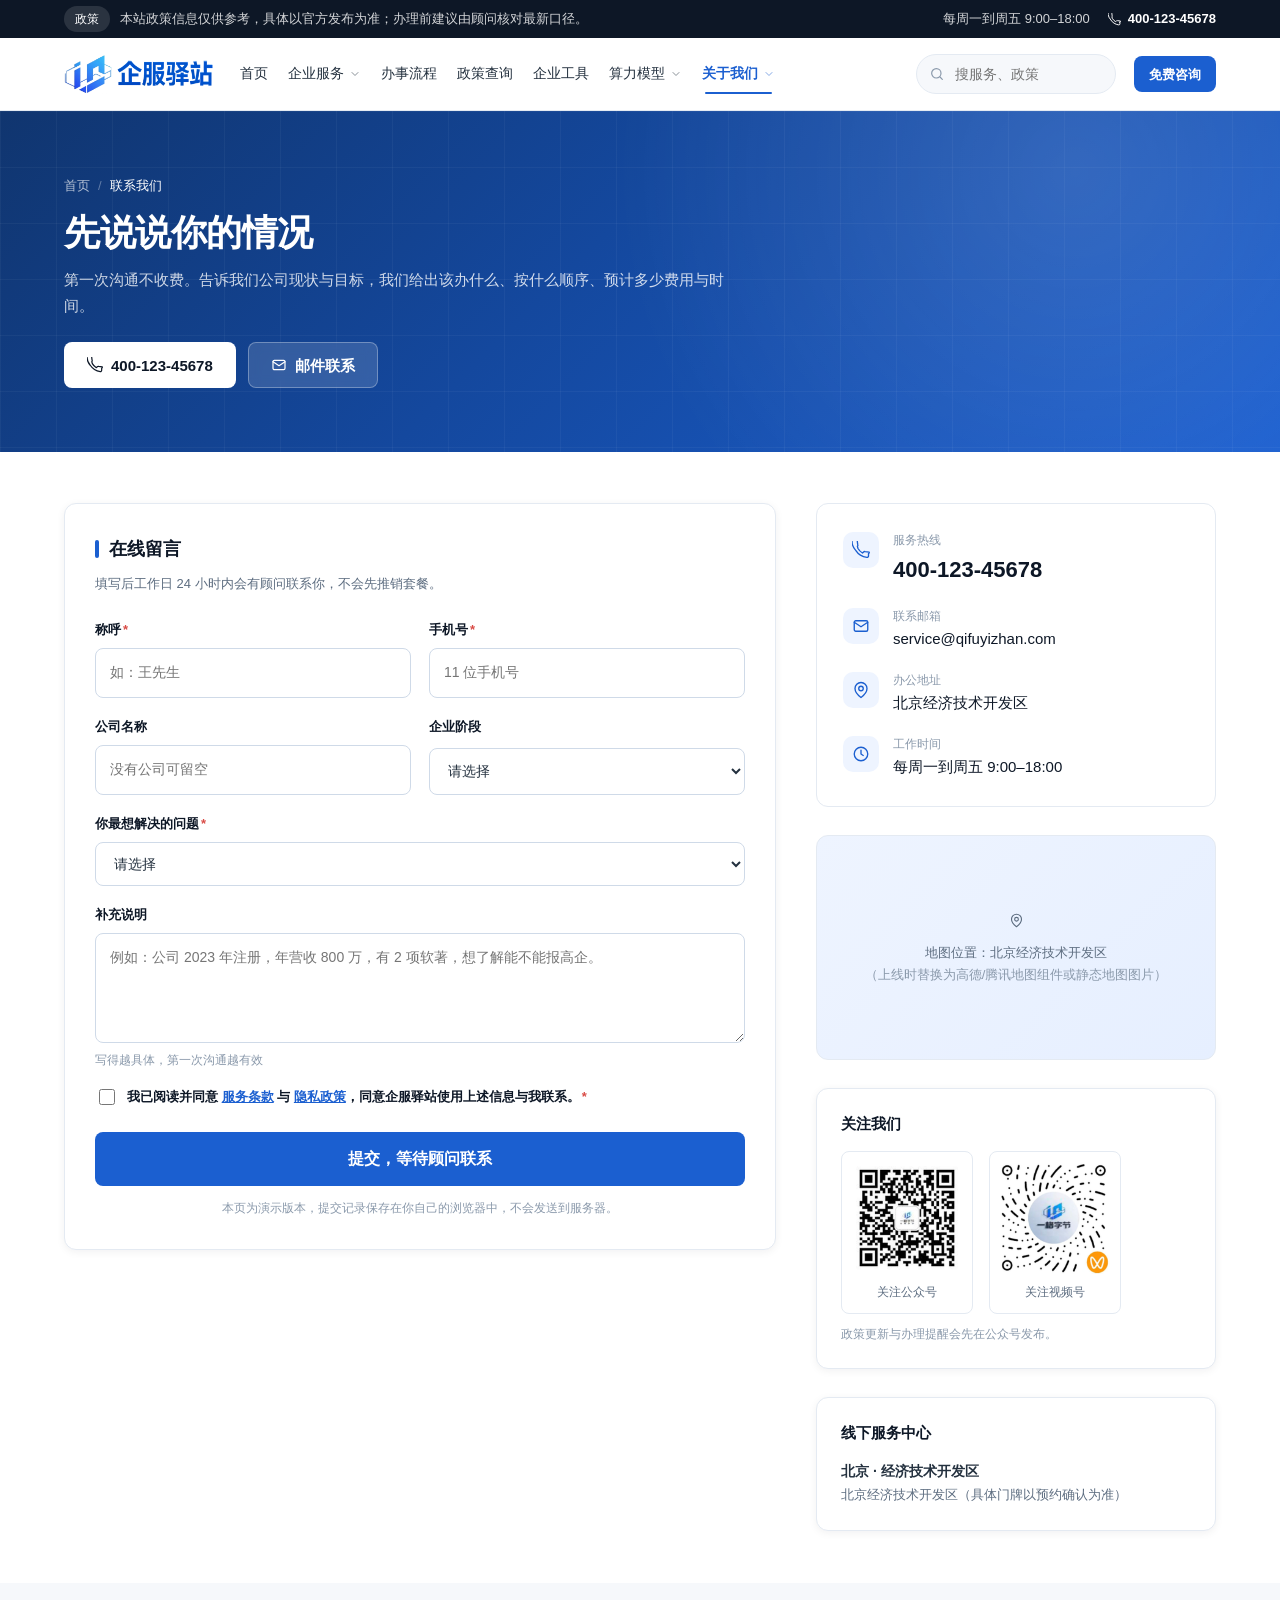
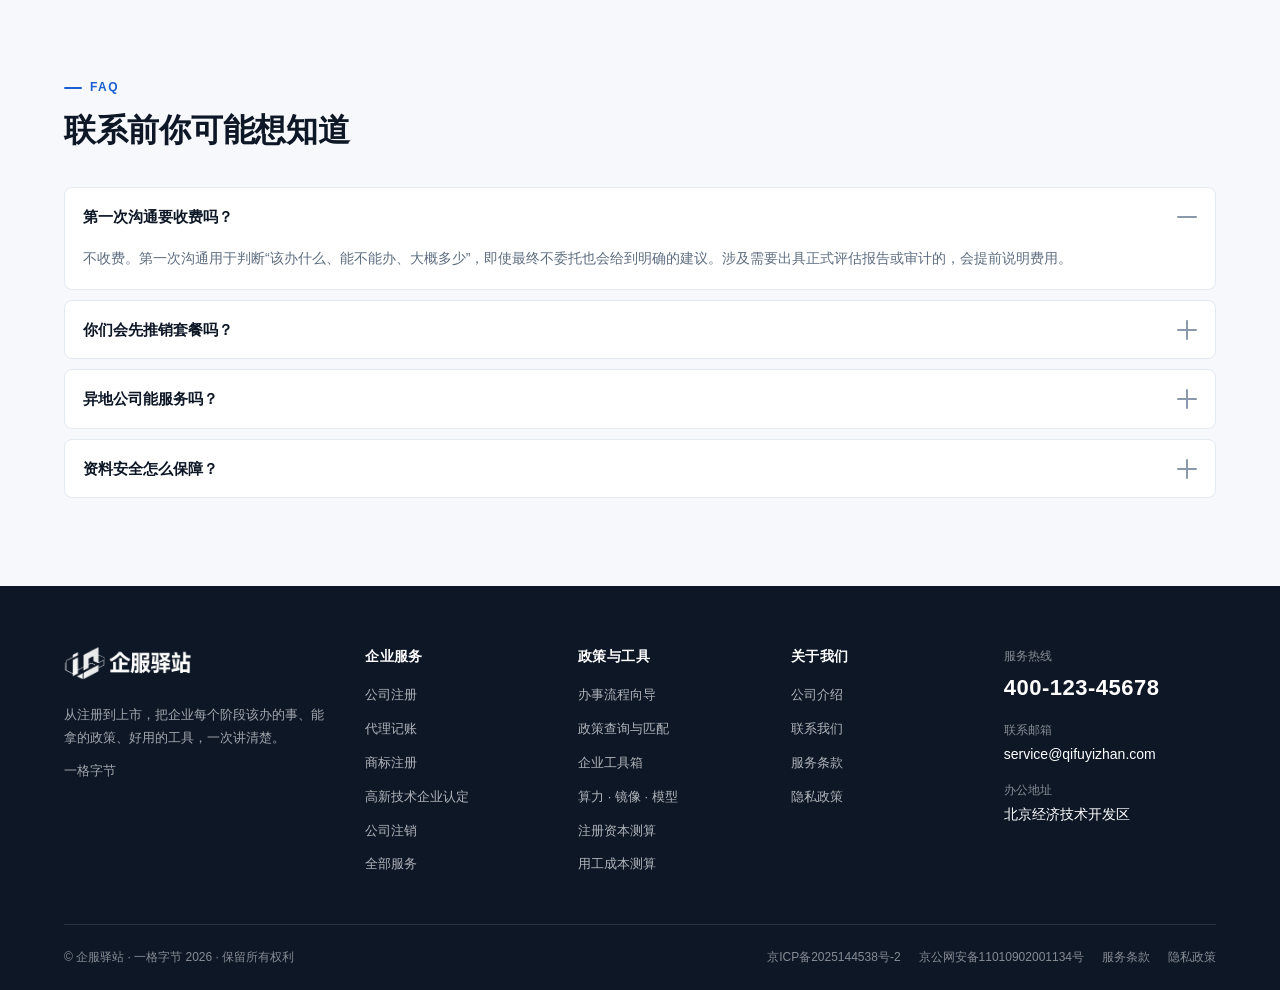
<file: contact.html>
<!DOCTYPE html>
<html lang="zh-CN">
<head>
<meta charset="UTF-8">
<meta name="viewport" content="width=device-width, initial-scale=1.0">
<title>联系我们 | 预约企业顾问，免费获取办理方案 - 企服驿站</title>
<meta name="description" content="企服驿站联系方式与线下服务中心：北京经济技术开发区服务网点，服务热线 400-123-45678，工作日在 24 小时内响应。可在线提交需求，顾问免费给出办理清单与费用区间。">
<meta property="og:type" content="website">
<meta property="og:site_name" content="企服驿站">
<meta property="og:title" content="联系我们 | 预约企业顾问，免费获取办理方案 - 企服驿站">
<meta property="og:description" content="企服驿站联系方式与线下服务中心：北京经济技术开发区服务网点，服务热线 400-123-45678，工作日在 24 小时内响应。可在线提交需求，顾问免费给出办理清单与费用区间。">
<meta property="og:image" content="assets/img/og.png">
<meta name="twitter:card" content="summary_large_image">
<meta name="twitter:title" content="联系我们 | 预约企业顾问，免费获取办理方案 - 企服驿站">
<meta name="twitter:description" content="企服驿站联系方式与线下服务中心：北京经济技术开发区服务网点，服务热线 400-123-45678，工作日在 24 小时内响应。可在线提交需求，顾问免费给出办理清单与费用区间。">
<meta name="twitter:image" content="assets/img/og.png">
<link rel="icon" href="assets/img/favicon.png" type="image/png" sizes="128x128">
<link rel="stylesheet" href="assets/css/base.css?v=20261116d">
<link rel="stylesheet" href="assets/css/layout.css?v=20261116d">
<link rel="stylesheet" href="assets/css/components.css?v=20261116d">
<link rel="stylesheet" href="assets/css/pages.css?v=20261116d">
<link rel="stylesheet" href="assets/css/responsive.css?v=20261116d">
</head>
<body>
<a class="skip-link" href="#main">跳到主要内容</a>
<header class="site-header" id="site-header" data-page="about"></header>

<main id="main">
  <section class="page-hero">
    <div class="container">
      <div class="breadcrumb">
        <a href="index.html">首页</a><span class="sep">/</span><span class="current">联系我们</span>
      </div>
      <h1>先说说你的情况</h1>
      <p>第一次沟通不收费。告诉我们公司现状与目标，我们给出该办什么、按什么顺序、预计多少费用与时间。</p>
      <div class="row">
        <a class="btn btn-white" href="#" id="cta-call">@@icon:phone@@ <span id="cta-call-text">400-123-45678</span></a>
        <a class="btn btn-light" href="mailto:service@qifuyizhan.com">@@icon:mail@@ 邮件联系</a>
      </div>
    </div>
  </section>

  <section class="section-sm">
    <div class="container contact-grid">
      <!-- 表单 -->
      <div class="form-card">
        <div class="panel-title" style="margin-bottom:8px">在线留言</div>
        <p class="muted small mb-24">填写后工作日 24 小时内会有顾问联系你，不会先推销套餐。</p>

        <form id="contact-form" novalidate>
          <div class="form-grid">
            <div class="field">
              <label for="cf-name">称呼<span class="req">*</span></label>
              <input id="cf-name" type="text" placeholder="如：王先生" autocomplete="name">
              <span class="err">请填写称呼</span>
            </div>
            <div class="field">
              <label for="cf-phone">手机号<span class="req">*</span></label>
              <input id="cf-phone" type="tel" placeholder="11 位手机号" autocomplete="tel">
              <span class="err">请填写正确的 11 位手机号</span>
            </div>
            <div class="field">
              <label for="cf-company">公司名称</label>
              <input id="cf-company" type="text" placeholder="没有公司可留空" autocomplete="organization">
            </div>
            <div class="field">
              <label for="cf-stage">企业阶段</label>
              <select id="cf-stage">
                <option value="">请选择</option>
                <option value="prep">筹备期（还没注册）</option>
                <option value="start">起步期（0–12 个月）</option>
                <option value="grow">成长期（1–3 年）</option>
                <option value="mature">成熟期（3 年以上）</option>
              </select>
            </div>
            <div class="field is-full">
              <label for="cf-need">你最想解决的问题<span class="req">*</span></label>
              <select id="cf-need">
                <option value="">请选择</option>
                <option>我想注册公司，想了解地址与流程</option>
                <option>我要记账报税，想比较服务与价格</option>
                <option>我想做商标 / 软著等知识产权布局</option>
                <option>我想申请高企、专精特新等资质</option>
                <option>我需要 ISO、AAA 等投标用认证</option>
                <option>我想知道能领哪些政策与补贴</option>
                <option>我要注销 / 变更公司</option>
                <option>其他（在下方说明）</option>
              </select>
              <span class="err">请选择要解决的问题</span>
            </div>
            <div class="field is-full">
              <label for="cf-msg">补充说明</label>
              <textarea id="cf-msg" placeholder="例如：公司 2023 年注册，年营收 800 万，有 2 项软著，想了解能不能报高企。"></textarea>
              <span class="hint">写得越具体，第一次沟通越有效</span>
            </div>
          </div>

          <div class="field mt-16">
            <label class="check-line">
              <input type="checkbox" id="cf-agree">
              <span>我已阅读并同意 <a href="terms.html" target="_blank">服务条款</a> 与 <a href="privacy.html" target="_blank">隐私政策</a>，同意企服驿站使用上述信息与我联系。<span class="req">*</span></span>
            </label>
            <span class="err" id="cf-agree-err">请先勾选同意</span>
          </div>

          <button class="btn btn-primary btn-lg btn-block mt-24" type="submit" id="cf-submit">提交，等待顾问联系</button>
          <p class="tiny faint mt-12" style="text-align:center">本页为演示版本，提交记录保存在你自己的浏览器中，不会发送到服务器。</p>
        </form>

        <div id="cf-success" class="hide">
          <div class="empty-state" style="border-style:solid;background:var(--green-soft);border-color:#cceee0">
            @@icon:check@@
            <h3>已收到你的需求</h3>
            <p>顾问会在工作时间（每周一到周五 9:00–18:00）与你联系。急事可直接拨打服务热线。</p>
            <div class="row mt-16" style="justify-content:center">
              <a class="btn btn-primary" href="#" id="cta-call-2">拨打 <span id="cta-call-text-2">400-123-45678</span></a>
              <button class="btn btn-ghost" type="button" id="cf-again">再提交一条</button>
            </div>
          </div>
        </div>
      </div>

      <!-- 联系方式 -->
      <aside class="stack-lg">
        <div class="contact-info-card">
          <div class="ci-row"><span class="icon-box icon-box-sm">@@icon:phone@@</span>
            <div><div class="ci-label">服务热线</div><div class="ci-value" id="ci-hotline" style="font-size:22px;font-weight:700">400-123-45678</div></div></div>
          <div class="ci-row"><span class="icon-box icon-box-sm">@@icon:mail@@</span>
            <div><div class="ci-label">联系邮箱</div><div class="ci-value" id="ci-email">service@qifuyizhan.com</div></div></div>
          <div class="ci-row"><span class="icon-box icon-box-sm">@@icon:pin@@</span>
            <div><div class="ci-label">办公地址</div><div class="ci-value" id="ci-address">北京经济技术开发区</div></div></div>
          <div class="ci-row"><span class="icon-box icon-box-sm">@@icon:clock@@</span>
            <div><div class="ci-label">工作时间</div><div class="ci-value" id="ci-time">每周一到周五 9:00–18:00</div></div></div>
        </div>

        <div class="map-frame">
          <div>
            @@icon:pin@@
            <p class="small" style="margin-top:8px">地图位置：北京经济技术开发区<br>
              <span class="faint">（上线时替换为高德/腾讯地图组件或静态地图图片）</span></p>
          </div>
        </div>

        <div class="quote-card">
          <h4>关注我们</h4>
          <div class="qr-grid">
            <figure class="qr-item">
              <img src="assets/img/qrcode-mp.png" alt="企服驿站公众号二维码" width="132" height="132" loading="lazy">
              <figcaption>关注公众号</figcaption>
            </figure>
            <figure class="qr-item">
              <img src="assets/img/qrcode-channels.png" alt="企服驿站视频号二维码" width="132" height="132" loading="lazy">
              <figcaption>关注视频号</figcaption>
            </figure>
          </div>
          <p class="tiny faint" style="margin-top:10px">政策更新与办理提醒会先在公众号发布。</p>
        </div>

        <div class="quote-card">
          <h4>线下服务中心</h4>
          <div id="contact-offices" class="stack"></div>
        </div>
      </aside>
    </div>
  </section>

  <section class="section bg-alt">
    <div class="container">
      <div class="section-head">
        <span class="eyebrow">FAQ</span>
        <h2>联系前你可能想知道</h2>
      </div>
      <div class="accordion">
        <div class="acc-item is-open">
          <button class="acc-btn" type="button">第一次沟通要收费吗？<span class="acc-icon"></span></button>
          <div class="acc-panel"><div><p>不收费。第一次沟通用于判断“该办什么、能不能办、大概多少”，即使最终不委托也会给到明确的建议。涉及需要出具正式评估报告或审计的，会提前说明费用。</p></div></div>
        </div>
        <div class="acc-item">
          <button class="acc-btn" type="button">你们会先推销套餐吗？<span class="acc-icon"></span></button>
          <div class="acc-panel"><div><p>不会。我们的报价按事项拆分，先给清单再给价格。如果某项现在不需要办（例如成立不满一年不能报高企），会直接说明并给出时间点。</p></div></div>
        </div>
        <div class="acc-item">
          <button class="acc-btn" type="button">异地公司能服务吗？<span class="acc-icon"></span></button>
          <div class="acc-panel"><div><p>工商注册、记账等多数事项支持线上办理，可服务全国客户；涉及现场核验、面签的事项需在对应城市完成，我们会说明是否可以远程或需到场。</p></div></div>
        </div>
        <div class="acc-item">
          <button class="acc-btn" type="button">资料安全怎么保障？<span class="acc-icon"></span></button>
          <div class="acc-panel"><div><p>材料仅用于本次办理事项，交接采用专人与指定渠道，办理完成后按约定归档或销毁。详细条款见<a href="privacy.html">隐私政策</a>。</p></div></div>
        </div>
      </div>
    </div>
  </section>
</main>

<footer class="site-footer" id="site-footer"></footer>
<script src="assets/js/core.js?v=20261116d"></script>
<script src="assets/js/nav.js?v=20261116d"></script>
<script src="assets/js/contact.js?v=20261116d"></script>
</body>
</html>
</file>
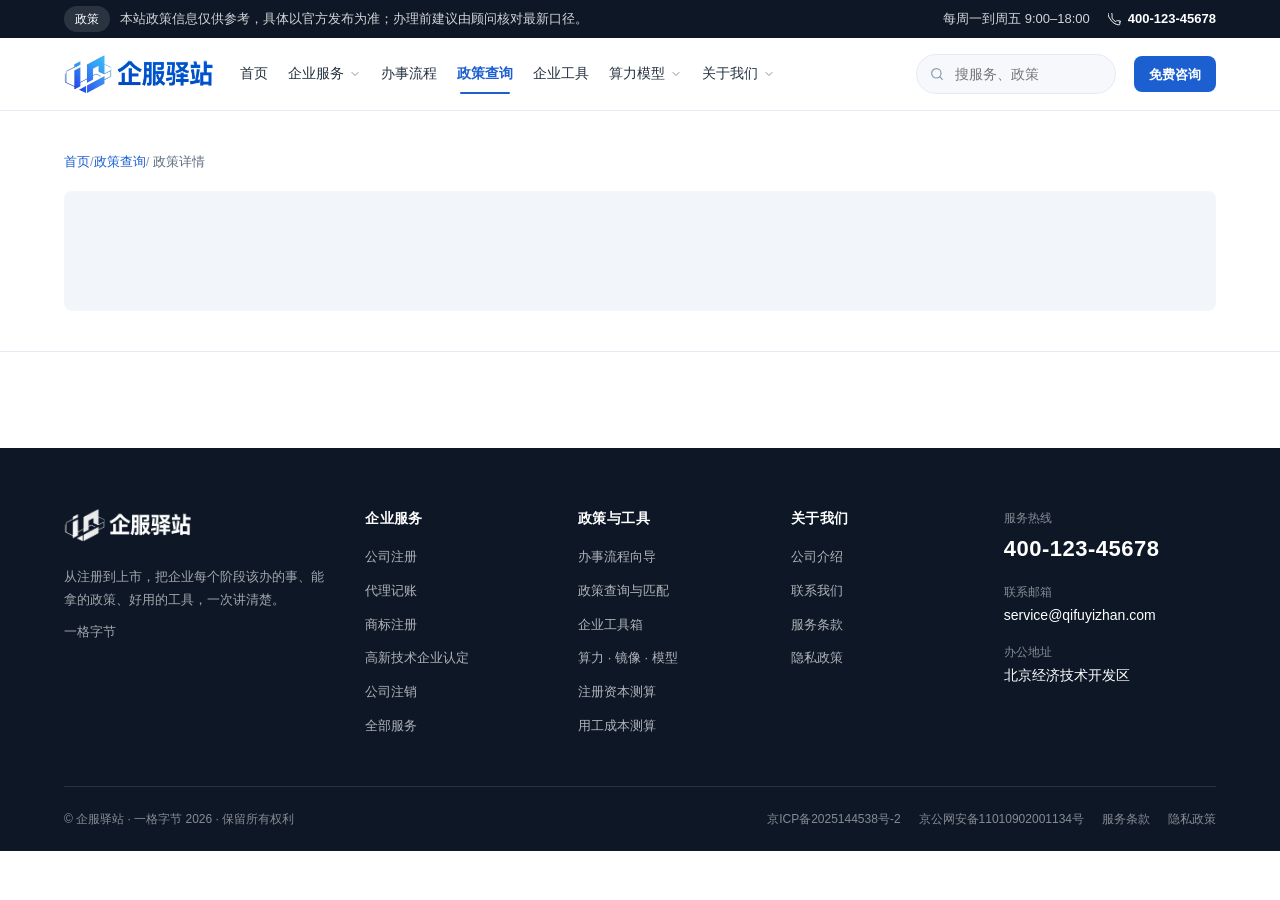
<file: policy-detail.html>
<!DOCTYPE html>
<html lang="zh-CN">
<head>
<meta charset="UTF-8">
<meta name="viewport" content="width=device-width, initial-scale=1.0">
<title>政策详情 | 企服驿站</title>
<meta name="description" content="政策原文要点整理：适用对象、享受条件、所需材料、申报渠道与有效期。">
<meta property="og:type" content="website">
<meta property="og:site_name" content="企服驿站">
<meta property="og:title" content="政策详情 | 企服驿站">
<meta property="og:description" content="政策原文要点整理：适用对象、享受条件、所需材料、申报渠道与有效期。">
<meta property="og:image" content="assets/img/og.png">
<meta name="twitter:card" content="summary_large_image">
<meta name="twitter:title" content="政策详情 | 企服驿站">
<meta name="twitter:description" content="政策原文要点整理：适用对象、享受条件、所需材料、申报渠道与有效期。">
<meta name="twitter:image" content="assets/img/og.png">
<link rel="icon" href="assets/img/favicon.png" type="image/png" sizes="128x128">
<link rel="stylesheet" href="assets/css/base.css?v=20261116d">
<link rel="stylesheet" href="assets/css/layout.css?v=20261116d">
<link rel="stylesheet" href="assets/css/components.css?v=20261116d">
<link rel="stylesheet" href="assets/css/pages.css?v=20261116d">
<link rel="stylesheet" href="assets/css/responsive.css?v=20261116d">
</head>
<body>
<a class="skip-link" href="#main">跳到主要内容</a>
<header class="site-header" id="site-header" data-page="policy"></header>

<main id="main">
  <section class="policy-head">
    <div class="container">
      <div class="breadcrumb-light" style="padding:0;border:0;background:none;margin-bottom:18px">
        <a href="index.html">首页</a><span class="sep">/</span><a href="policy.html">政策查询</a><span class="sep">/</span>
        <span id="crumb-title" class="current" style="color:var(--muted)">政策详情</span>
      </div>
      <div id="policy-loading"><div class="skeleton" style="height:120px"></div></div>
      <div id="policy-head-content" class="hide">
        <div class="ph-meta" id="ph-meta"></div>
        <h1 id="ph-title"></h1>
        <div class="ph-tags" id="ph-tags"></div>
      </div>
      <div id="policy-error" class="empty-state hide">
        @@icon:alert@@
        <h3>没有找到这条政策</h3>
        <p>链接可能已失效，或者政策已被新文件替代。</p>
        <a class="btn btn-primary mt-16" href="policy.html">返回政策库</a>
      </div>
    </div>
  </section>

  <section class="detail-body">
    <div class="container">
      <div id="policy-layout" class="detail-layout hide">
        <div class="stack-lg" id="policy-main"></div>
        <aside class="sticky-side" id="policy-side"></aside>
      </div>
    </div>
  </section>
</main>

<footer class="site-footer" id="site-footer"></footer>
<script src="assets/js/core.js?v=20261116d"></script>
<script src="assets/js/nav.js?v=20261116d"></script>
<script src="assets/js/eligibility.js?v=20261116d"></script>
<script src="assets/js/policy-detail.js?v=20261116d"></script>
</body>
</html>
</file>
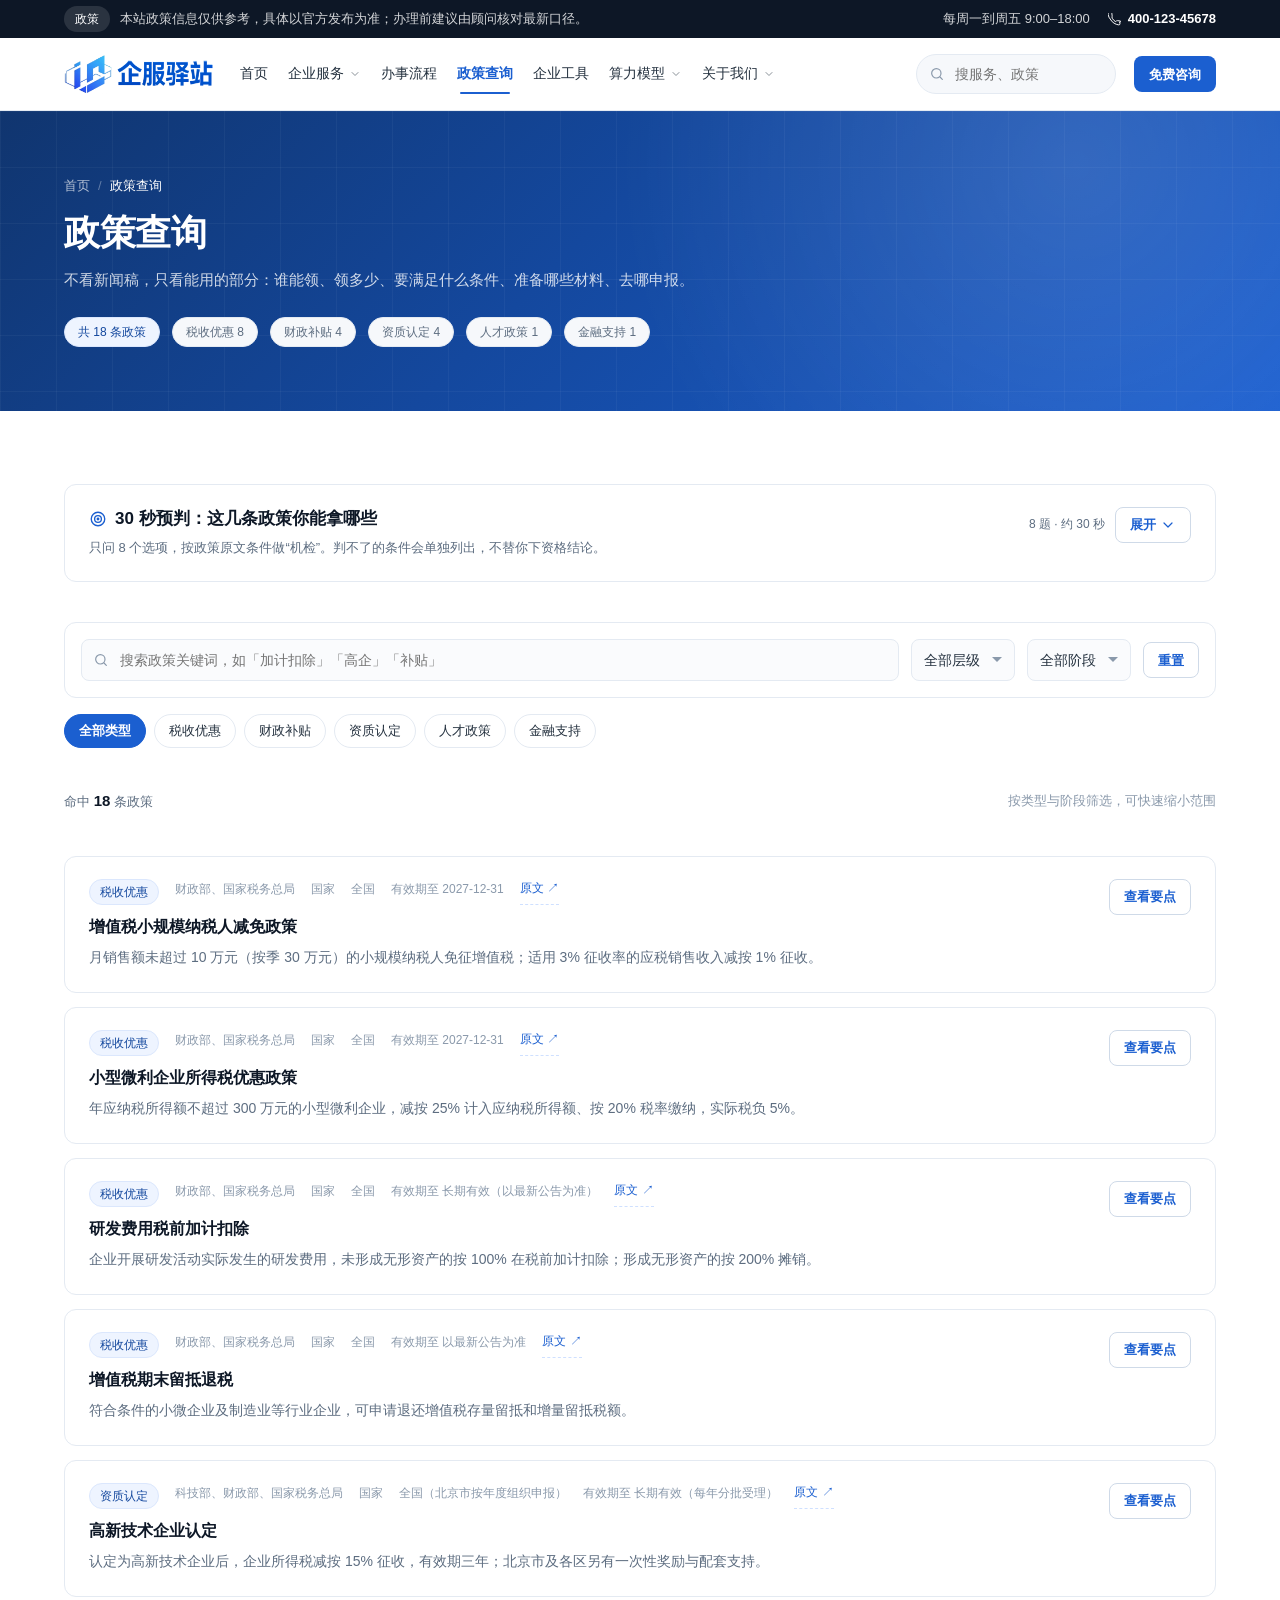
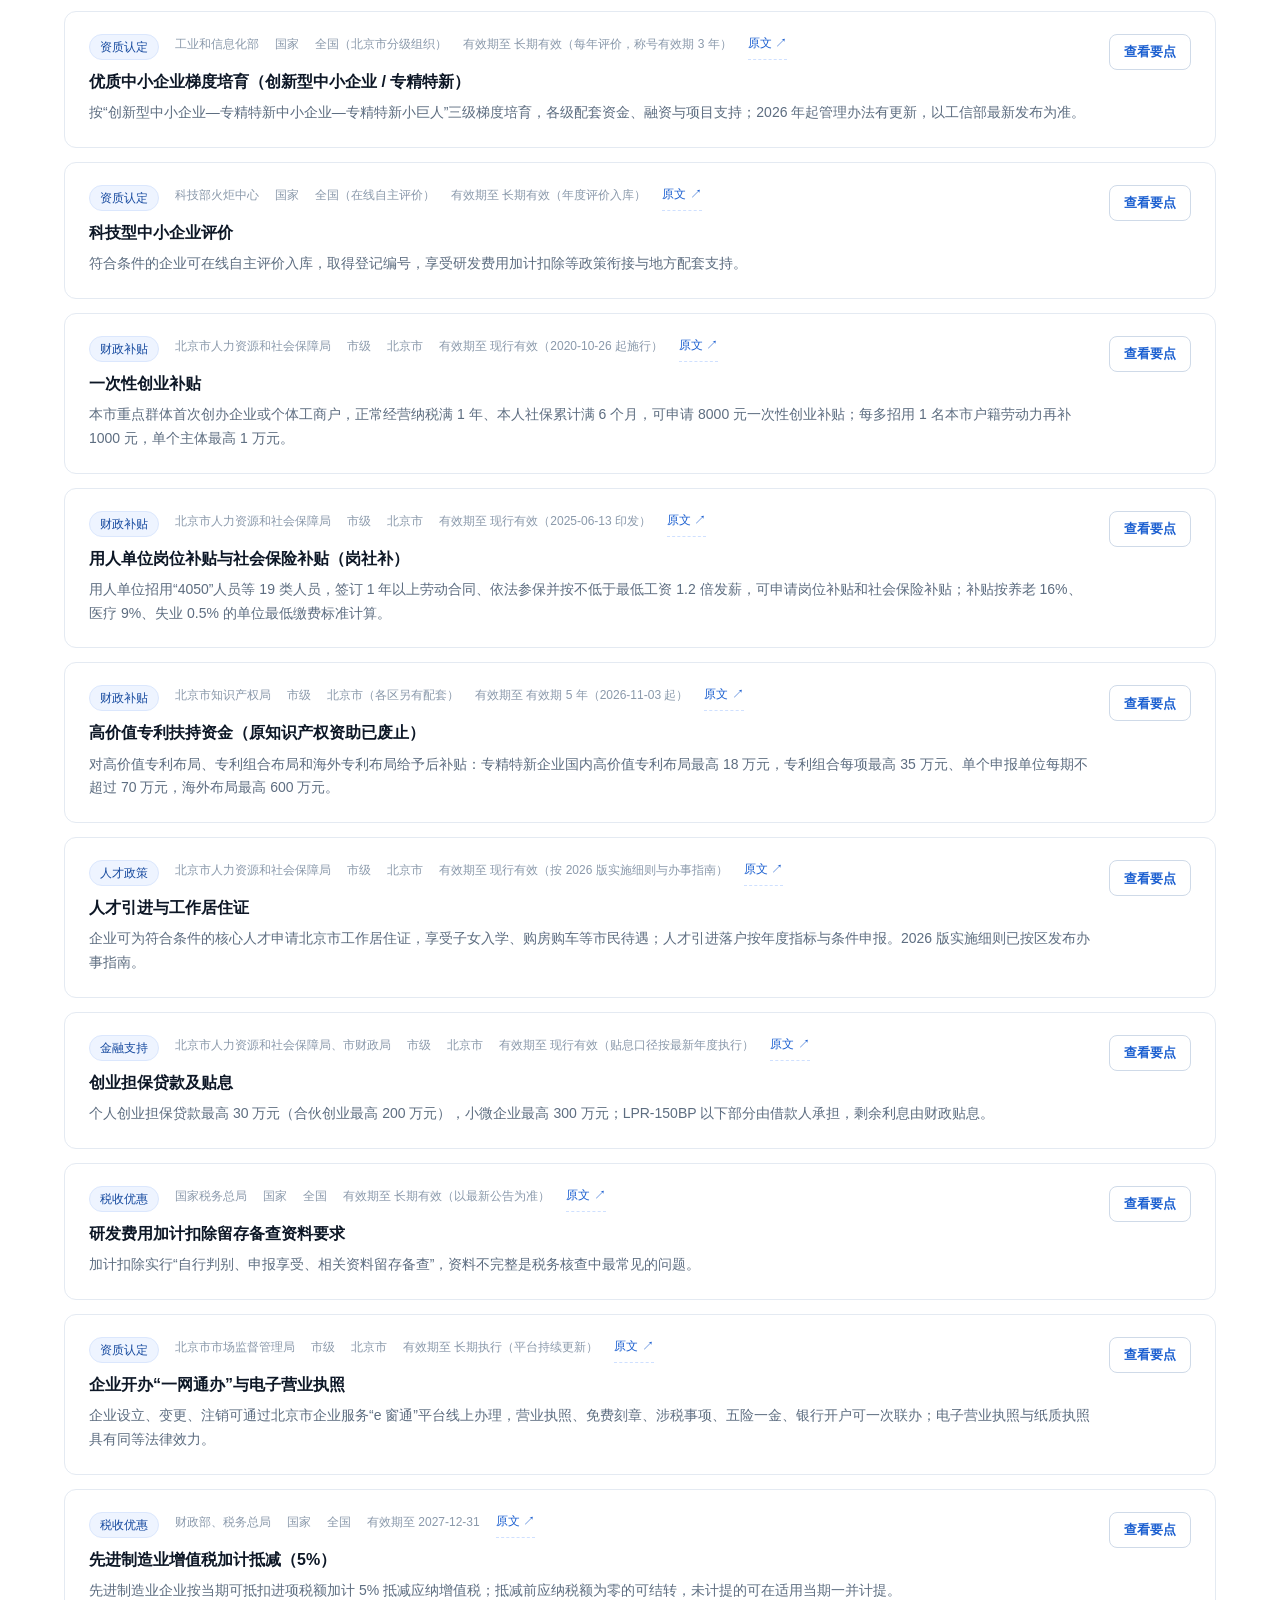
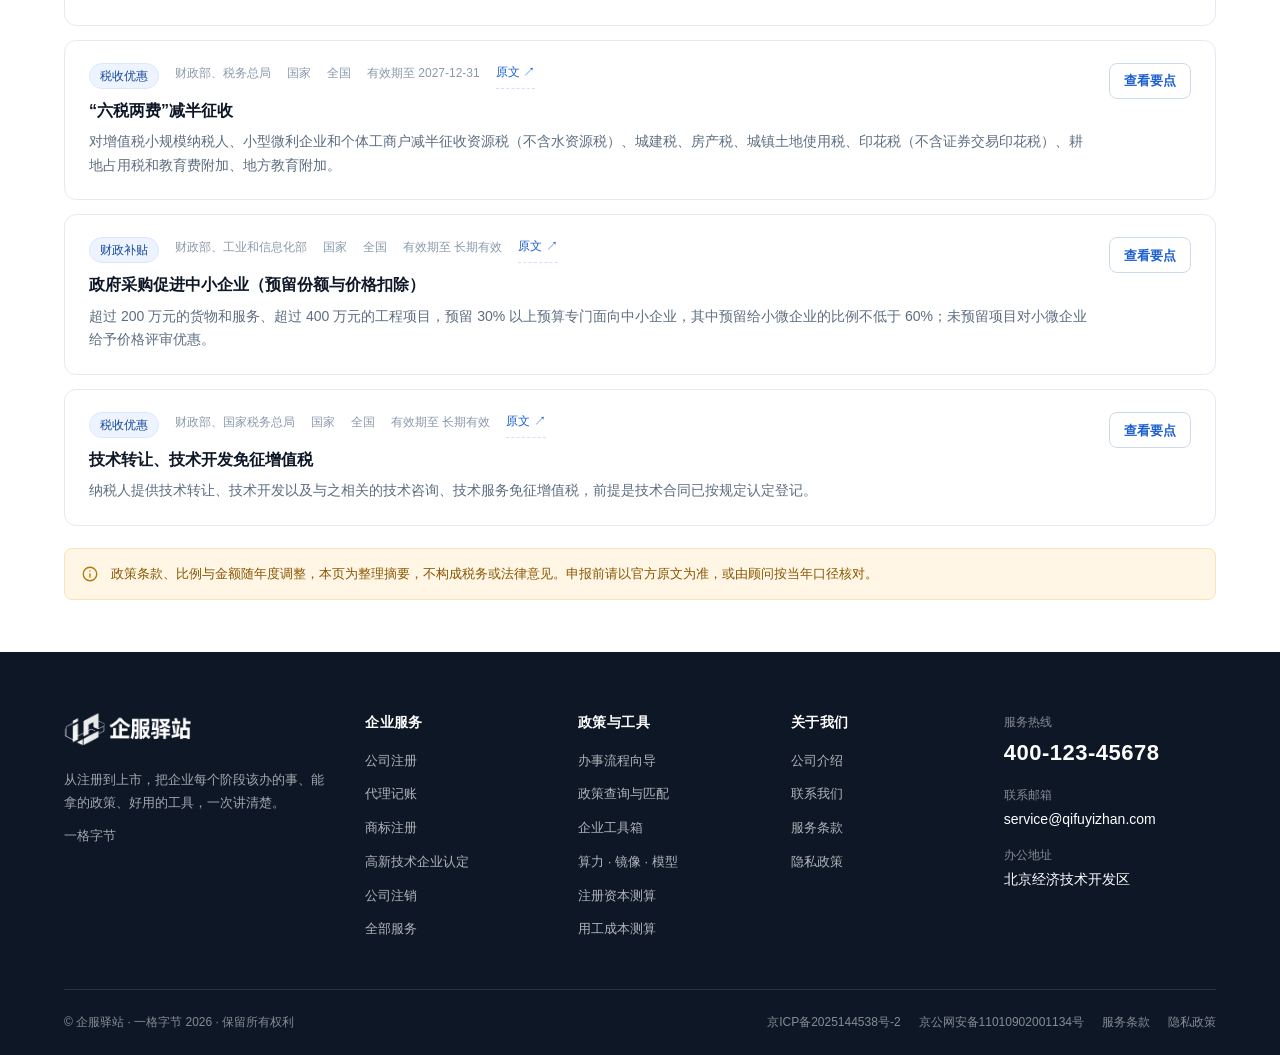
<file: policy.html>
<!DOCTYPE html>
<html lang="zh-CN">
<head>
<meta charset="UTF-8">
<meta name="viewport" content="width=device-width, initial-scale=1.0">
<title>政策查询 | 税收优惠、财政补贴、资质认定逐条拆解 - 企服驿站</title>
<meta name="description" content="企服驿站政策库：增值税与所得税优惠、研发费用加计扣除、留抵退税、高新技术企业、专精特新、创业补贴、社保补贴、人才政策与创业贷款，逐条整理适用条件、申报材料与办理渠道。">
<meta property="og:type" content="website">
<meta property="og:site_name" content="企服驿站">
<meta property="og:title" content="政策查询 | 税收优惠、财政补贴、资质认定逐条拆解 - 企服驿站">
<meta property="og:description" content="企服驿站政策库：增值税与所得税优惠、研发费用加计扣除、留抵退税、高新技术企业、专精特新、创业补贴、社保补贴、人才政策与创业贷款，逐条整理适用条件、申报材料与办理渠道。">
<meta property="og:image" content="assets/img/og.png">
<meta name="twitter:card" content="summary_large_image">
<meta name="twitter:title" content="政策查询 | 税收优惠、财政补贴、资质认定逐条拆解 - 企服驿站">
<meta name="twitter:description" content="企服驿站政策库：增值税与所得税优惠、研发费用加计扣除、留抵退税、高新技术企业、专精特新、创业补贴、社保补贴、人才政策与创业贷款，逐条整理适用条件、申报材料与办理渠道。">
<meta name="twitter:image" content="assets/img/og.png">
<link rel="icon" href="assets/img/favicon.png" type="image/png" sizes="128x128">
<link rel="stylesheet" href="assets/css/base.css?v=20261116d">
<link rel="stylesheet" href="assets/css/layout.css?v=20261116d">
<link rel="stylesheet" href="assets/css/components.css?v=20261116d">
<link rel="stylesheet" href="assets/css/pages.css?v=20261116d">
<link rel="stylesheet" href="assets/css/responsive.css?v=20261116d">
</head>
<body>
<a class="skip-link" href="#main">跳到主要内容</a>
<header class="site-header" id="site-header" data-page="policy"></header>

<main id="main">
  <section class="page-hero">
    <div class="container">
      <div class="breadcrumb">
        <a href="index.html">首页</a><span class="sep">/</span><span class="current">政策查询</span>
      </div>
      <h1>政策查询</h1>
      <p>不看新闻稿，只看能用的部分：谁能领、领多少、要满足什么条件、准备哪些材料、去哪申报。</p>
      <div class="row" id="policy-stats"></div>
    </div>
  </section>

  <section class="section-sm">
    <div class="container policy-layout">
      <a id="elig" class="anchor-target" aria-hidden="true"></a>
      <div class="panel elig-panel" id="elig-panel"></div>

      <div class="policy-filters">
        <div class="filter-bar">
          <div class="filter-search">
            @@icon:search@@
            <input type="search" id="pol-search" placeholder="搜索政策关键词，如「加计扣除」「高企」「补贴」" aria-label="搜索政策">
          </div>
          <select id="pol-level" aria-label="按层级筛选">
            <option value="">全部层级</option>
            <option value="国家">国家</option>
            <option value="市级">北京市</option>
          </select>
          <select id="pol-stage" aria-label="按企业阶段筛选">
            <option value="">全部阶段</option>
            <option value="prep">筹备期</option>
            <option value="start">起步期</option>
            <option value="grow">成长期</option>
            <option value="mature">成熟期</option>
          </select>
          <button class="btn btn-ghost btn-sm" id="pol-reset" type="button">重置</button>
        </div>
        <div class="chips" id="pol-types"></div>
      </div>

      <div class="result-line">
        <span>命中 <strong id="pol-count">0</strong> 条政策</span>
        <span class="faint" id="pol-hint">按类型与阶段筛选，可快速缩小范围</span>
      </div>

      <div class="policy-list" id="pol-list"></div>
      <div id="pol-empty" class="empty-state hide">
        @@icon:search@@
        <h3>没有匹配的政策</h3>
        <p>试试其他关键词，或让顾问按你的行业与规模做一次可申报政策梳理。</p>
        <a class="btn btn-primary mt-16" href="contact.html">帮我梳理可申报政策</a>
      </div>

      <div class="notice">
        @@icon:info@@
        <span>政策条款、比例与金额随年度调整，本页为整理摘要，不构成税务或法律意见。申报前请以官方原文为准，或由顾问按当年口径核对。</span>
      </div>
    </div>
  </section>
</main>

<footer class="site-footer" id="site-footer"></footer>
<script src="assets/js/core.js?v=20261116d"></script>
<script src="assets/js/nav.js?v=20261116d"></script>
<script src="assets/js/eligibility.js?v=20261116d"></script>
<script src="assets/js/policy.js?v=20261116d"></script>
</body>
</html>
</file>
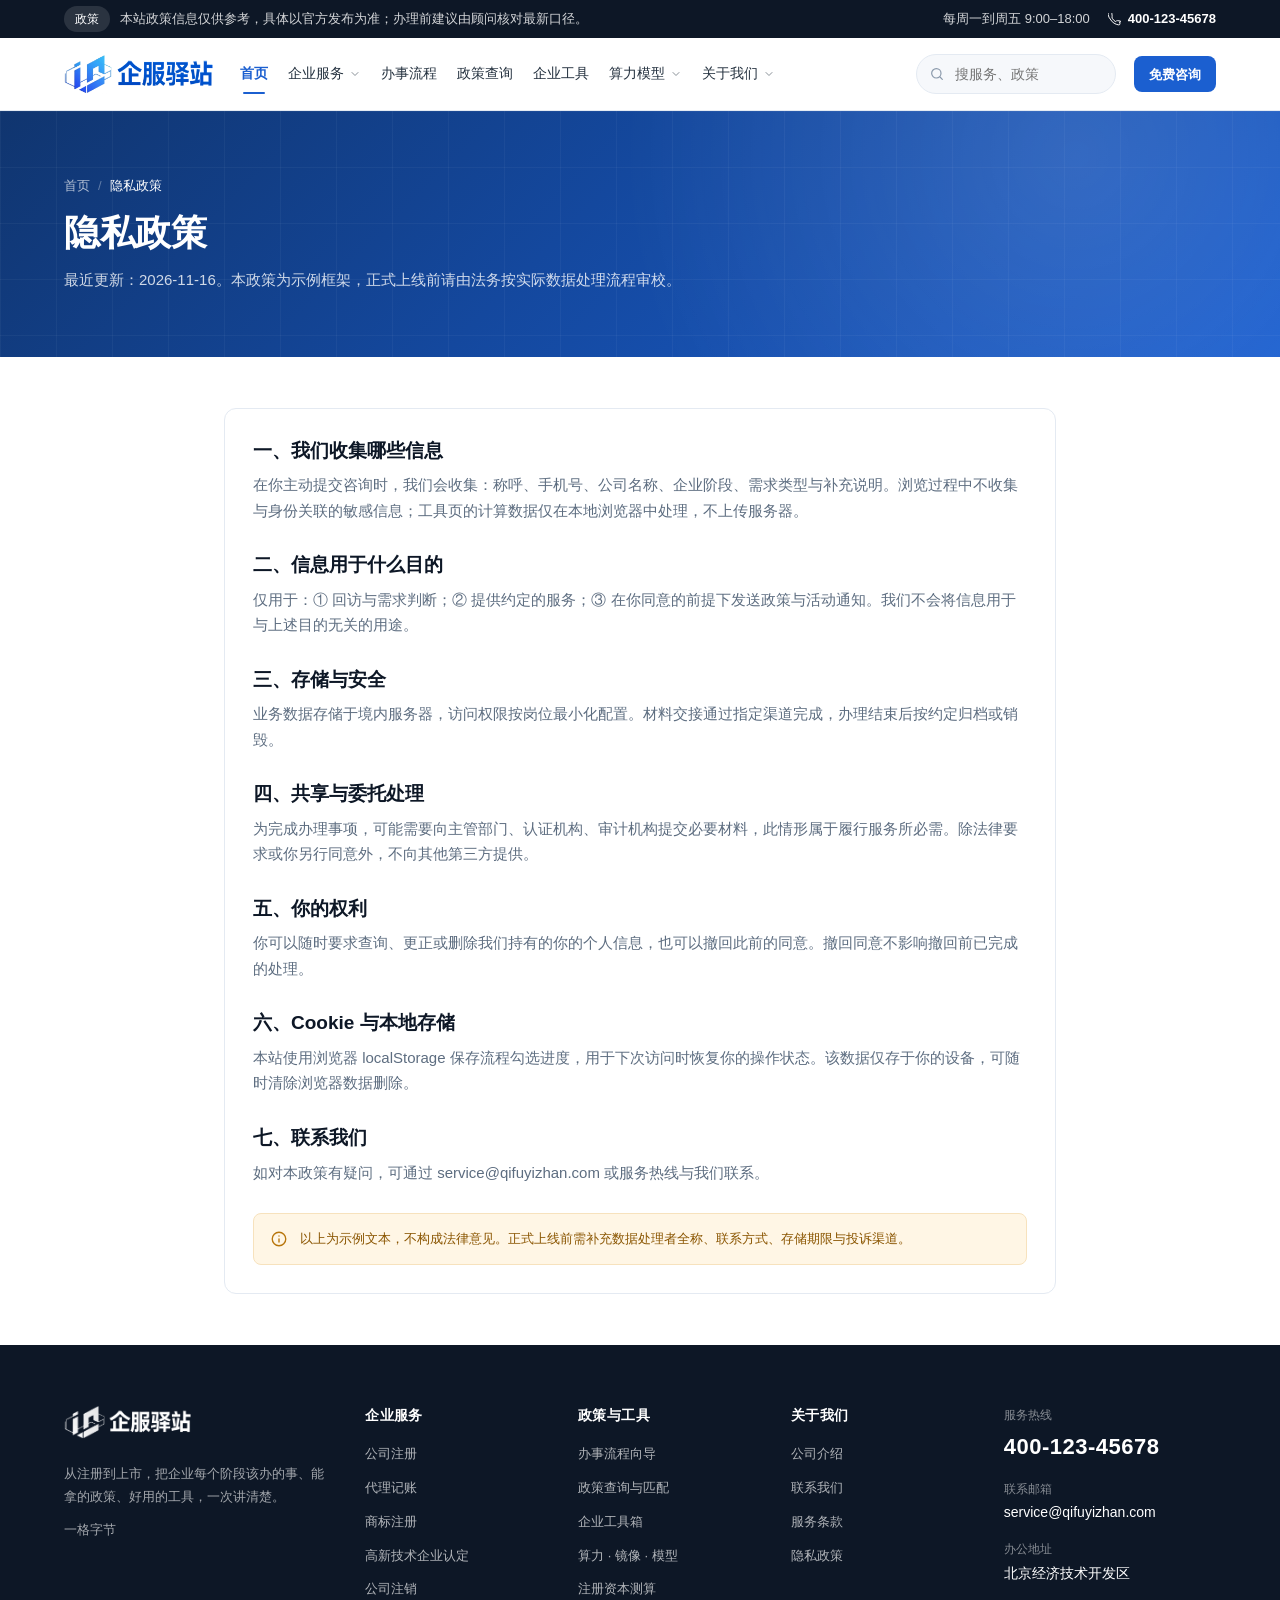
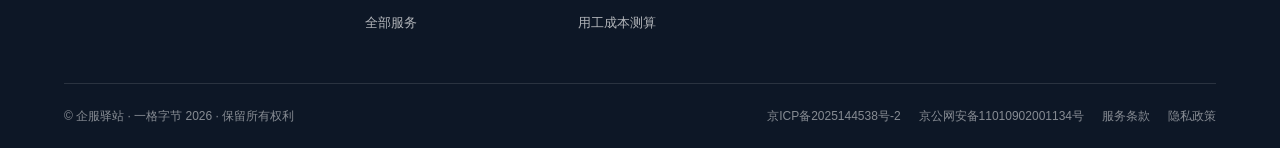
<file: privacy.html>
<!DOCTYPE html>
<html lang="zh-CN">
<head>
<meta charset="UTF-8">
<meta name="viewport" content="width=device-width, initial-scale=1.0">
<title>隐私政策 | 企服驿站</title>
<meta name="description" content="企服驿站隐私政策：我们收集哪些信息、用于什么目的、如何存储与共享，以及你的权利如何行使。">
<meta name="robots" content="noindex,follow">
<meta property="og:type" content="website">
<meta property="og:site_name" content="企服驿站">
<meta property="og:title" content="隐私政策 | 企服驿站">
<meta property="og:description" content="企服驿站隐私政策：我们收集哪些信息、用于什么目的、如何存储与共享，以及你的权利如何行使。">
<meta property="og:image" content="assets/img/og.png">
<meta name="twitter:card" content="summary_large_image">
<meta name="twitter:title" content="隐私政策 | 企服驿站">
<meta name="twitter:description" content="企服驿站隐私政策：我们收集哪些信息、用于什么目的、如何存储与共享，以及你的权利如何行使。">
<meta name="twitter:image" content="assets/img/og.png">
<link rel="icon" href="assets/img/favicon.png" type="image/png" sizes="128x128">
<link rel="stylesheet" href="assets/css/base.css?v=20261116d">
<link rel="stylesheet" href="assets/css/layout.css?v=20261116d">
<link rel="stylesheet" href="assets/css/components.css?v=20261116d">
<link rel="stylesheet" href="assets/css/pages.css?v=20261116d">
<link rel="stylesheet" href="assets/css/responsive.css?v=20261116d">
</head>
<body>
<a class="skip-link" href="#main">跳到主要内容</a>
<header class="site-header" id="site-header" data-page=""></header>

<main id="main">
  <section class="page-hero">
    <div class="container">
      <div class="breadcrumb"><a href="index.html">首页</a><span class="sep">/</span><span class="current">隐私政策</span></div>
      <h1>隐私政策</h1>
      <p>最近更新：2026-11-16。本政策为示例框架，正式上线前请由法务按实际数据处理流程审校。</p>
    </div>
  </section>

  <section class="section-sm">
    <div class="container container-narrow">
      <div class="panel stack-lg">
        <div>
          <h3>一、我们收集哪些信息</h3>
          <p class="muted mt-8">在你主动提交咨询时，我们会收集：称呼、手机号、公司名称、企业阶段、需求类型与补充说明。浏览过程中不收集与身份关联的敏感信息；工具页的计算数据仅在本地浏览器中处理，不上传服务器。</p>
        </div>
        <div>
          <h3>二、信息用于什么目的</h3>
          <p class="muted mt-8">仅用于：① 回访与需求判断；② 提供约定的服务；③ 在你同意的前提下发送政策与活动通知。我们不会将信息用于与上述目的无关的用途。</p>
        </div>
        <div>
          <h3>三、存储与安全</h3>
          <p class="muted mt-8">业务数据存储于境内服务器，访问权限按岗位最小化配置。材料交接通过指定渠道完成，办理结束后按约定归档或销毁。</p>
        </div>
        <div>
          <h3>四、共享与委托处理</h3>
          <p class="muted mt-8">为完成办理事项，可能需要向主管部门、认证机构、审计机构提交必要材料，此情形属于履行服务所必需。除法律要求或你另行同意外，不向其他第三方提供。</p>
        </div>
        <div>
          <h3>五、你的权利</h3>
          <p class="muted mt-8">你可以随时要求查询、更正或删除我们持有的你的个人信息，也可以撤回此前的同意。撤回同意不影响撤回前已完成的处理。</p>
        </div>
        <div>
          <h3>六、Cookie 与本地存储</h3>
          <p class="muted mt-8">本站使用浏览器 localStorage 保存流程勾选进度，用于下次访问时恢复你的操作状态。该数据仅存于你的设备，可随时清除浏览器数据删除。</p>
        </div>
        <div>
          <h3>七、联系我们</h3>
          <p class="muted mt-8">如对本政策有疑问，可通过 service@qifuyizhan.com 或服务热线与我们联系。</p>
        </div>
        <div class="notice">@@icon:info@@ <span>以上为示例文本，不构成法律意见。正式上线前需补充数据处理者全称、联系方式、存储期限与投诉渠道。</span></div>
      </div>
    </div>
  </section>
</main>

<footer class="site-footer" id="site-footer"></footer>
<script src="assets/js/core.js?v=20261116d"></script>
<script src="assets/js/nav.js?v=20261116d"></script>
</body>
</html>
</file>
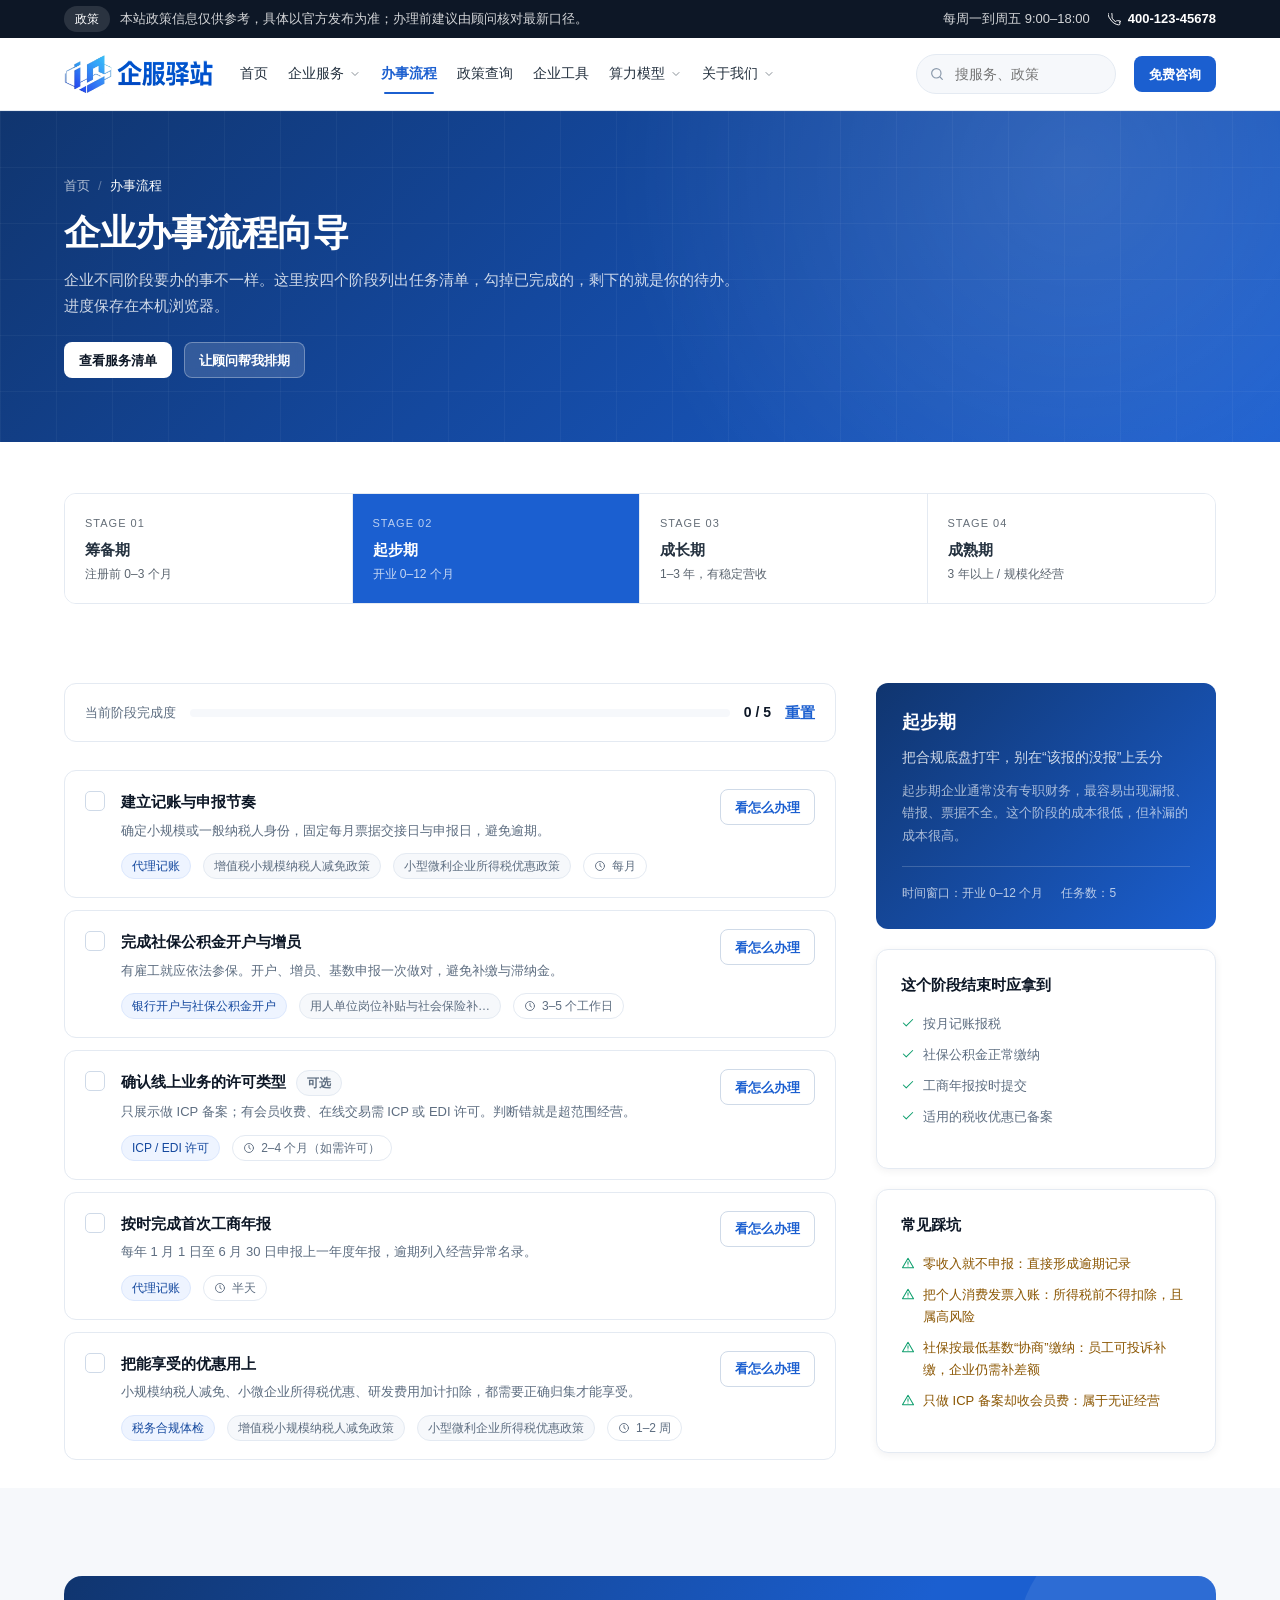
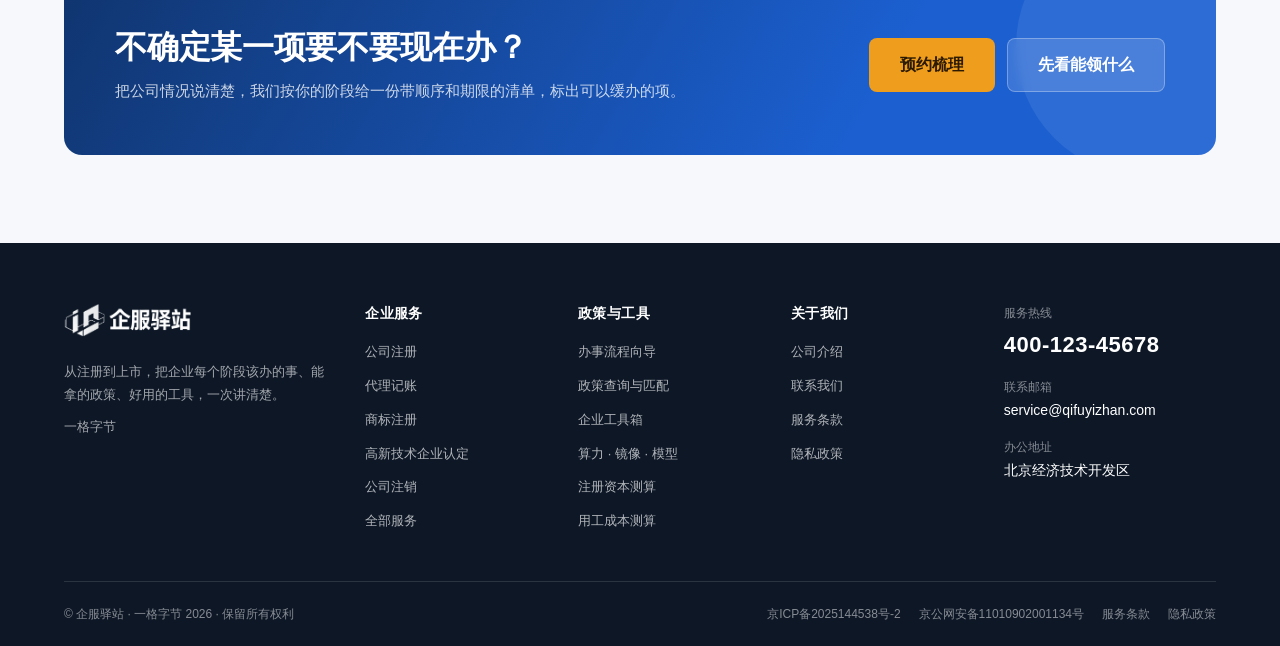
<file: process.html>
<!DOCTYPE html>
<html lang="zh-CN">
<head>
<meta charset="UTF-8">
<meta name="viewport" content="width=device-width, initial-scale=1.0">
<title>企业办事流程向导 | 四个阶段该办什么、按什么顺序办 - 企服驿站</title>
<meta name="description" content="按筹备期、起步期、成长期、成熟期四个阶段梳理企业要办的事项：从核名注册到记账报税、资质补贴、税务体检与退出，每项都有办理说明与关联政策。">
<meta property="og:type" content="website">
<meta property="og:site_name" content="企服驿站">
<meta property="og:title" content="企业办事流程向导 | 四个阶段该办什么、按什么顺序办 - 企服驿站">
<meta property="og:description" content="按筹备期、起步期、成长期、成熟期四个阶段梳理企业要办的事项：从核名注册到记账报税、资质补贴、税务体检与退出，每项都有办理说明与关联政策。">
<meta property="og:image" content="assets/img/og.png">
<meta name="twitter:card" content="summary_large_image">
<meta name="twitter:title" content="企业办事流程向导 | 四个阶段该办什么、按什么顺序办 - 企服驿站">
<meta name="twitter:description" content="按筹备期、起步期、成长期、成熟期四个阶段梳理企业要办的事项：从核名注册到记账报税、资质补贴、税务体检与退出，每项都有办理说明与关联政策。">
<meta name="twitter:image" content="assets/img/og.png">
<link rel="icon" href="assets/img/favicon.png" type="image/png" sizes="128x128">
<link rel="stylesheet" href="assets/css/base.css?v=20261116d">
<link rel="stylesheet" href="assets/css/layout.css?v=20261116d">
<link rel="stylesheet" href="assets/css/components.css?v=20261116d">
<link rel="stylesheet" href="assets/css/pages.css?v=20261116d">
<link rel="stylesheet" href="assets/css/responsive.css?v=20261116d">
</head>
<body>
<a class="skip-link" href="#main">跳到主要内容</a>
<header class="site-header" id="site-header" data-page="process"></header>

<main id="main">
  <section class="page-hero">
    <div class="container">
      <div class="breadcrumb">
        <a href="index.html">首页</a><span class="sep">/</span><span class="current">办事流程</span>
      </div>
      <h1>企业办事流程向导</h1>
      <p>企业不同阶段要办的事不一样。这里按四个阶段列出任务清单，勾掉已完成的，剩下的就是你的待办。进度保存在本机浏览器。</p>
      <div class="row">
        <a class="btn btn-white btn-sm" href="services.html">查看服务清单</a>
        <a class="btn btn-light btn-sm" href="contact.html">让顾问帮我排期</a>
      </div>
    </div>
  </section>

  <section class="section-sm">
    <div class="container">
      <div class="process-rail" id="process-rail"></div>
    </div>
  </section>

  <section class="section-tight">
    <div class="container">
      <div class="detail-layout">
        <div class="stack-lg">
          <div class="task-progress">
            <span class="tp-label">当前阶段完成度</span>
            <div class="progress"><i id="task-progress-bar" style="width:0%"></i></div>
            <b id="task-progress-text">0 / 0</b>
            <button class="btn-text" id="task-reset" type="button">重置</button>
          </div>
          <div class="task-group" id="task-list"></div>
        </div>
        <aside class="sticky-side">
          <div class="stage-goal" id="stage-goal"></div>
          <div class="quote-card" id="stage-outputs"></div>
          <div class="quote-card" id="stage-pitfalls"></div>
        </aside>
      </div>
    </div>
  </section>

  <section class="section bg-alt">
    <div class="container">
      <div class="cta-band">
        <div>
          <h2>不确定某一项要不要现在办？</h2>
          <p>把公司情况说清楚，我们按你的阶段给一份带顺序和期限的清单，标出可以缓办的项。</p>
        </div>
        <div class="row">
          <a class="btn btn-accent btn-lg" href="contact.html">预约梳理</a>
          <a class="btn btn-light btn-lg" href="policy.html">先看能领什么</a>
        </div>
      </div>
    </div>
  </section>
</main>

<footer class="site-footer" id="site-footer"></footer>
<script src="assets/js/core.js?v=20261116d"></script>
<script src="assets/js/nav.js?v=20261116d"></script>
<script src="assets/js/process.js?v=20261116d"></script>
</body>
</html>
</file>
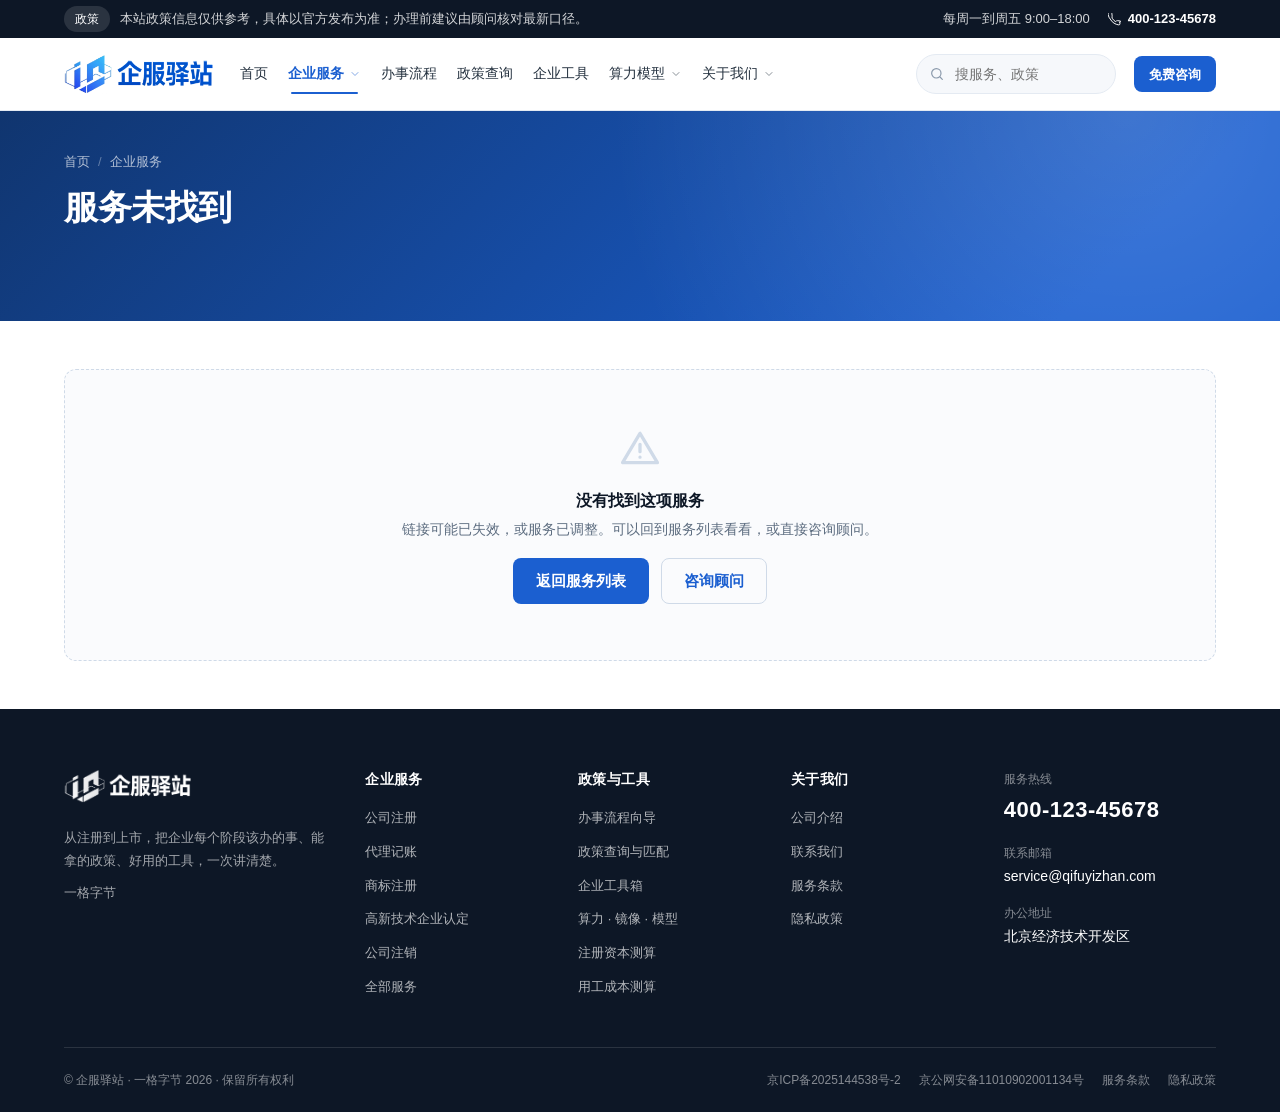
<file: service.html>
<!DOCTYPE html>
<html lang="zh-CN">
<head>
<meta charset="UTF-8">
<meta name="viewport" content="width=device-width, initial-scale=1.0">
<title>服务详情 | 企服驿站</title>
<meta name="description" content="查看服务的适用对象、办理流程、所需材料、参考周期与价格，以及可配套享受的政策。">
<meta property="og:type" content="website">
<meta property="og:site_name" content="企服驿站">
<meta property="og:title" content="服务详情 | 企服驿站">
<meta property="og:description" content="查看服务的适用对象、办理流程、所需材料、参考周期与价格，以及可配套享受的政策。">
<meta property="og:image" content="assets/img/og.png">
<meta name="twitter:card" content="summary_large_image">
<meta name="twitter:title" content="服务详情 | 企服驿站">
<meta name="twitter:description" content="查看服务的适用对象、办理流程、所需材料、参考周期与价格，以及可配套享受的政策。">
<meta name="twitter:image" content="assets/img/og.png">
<link rel="icon" href="assets/img/favicon.png" type="image/png" sizes="128x128">
<link rel="stylesheet" href="assets/css/base.css?v=20261116d">
<link rel="stylesheet" href="assets/css/layout.css?v=20261116d">
<link rel="stylesheet" href="assets/css/components.css?v=20261116d">
<link rel="stylesheet" href="assets/css/pages.css?v=20261116d">
<link rel="stylesheet" href="assets/css/responsive.css?v=20261116d">
</head>
<body>
<a class="skip-link" href="#main">跳到主要内容</a>
<header class="site-header" id="site-header" data-page="services"></header>

<main id="main">
  <section class="detail-hero" id="detail-hero">
    <div class="container">
      <div class="breadcrumb" id="detail-crumb">
        <a href="index.html">首页</a><span class="sep">/</span><a href="services.html">企业服务</a>
      </div>
      <h1 id="detail-title">加载中…</h1>
      <p class="dh-tagline" id="detail-tagline"></p>
      <div class="dh-badges" id="detail-badges"></div>
      <div class="dh-price" id="detail-price"></div>
    </div>
  </section>

  <section class="detail-body">
    <div class="container">
      <div id="detail-loading" class="grid grid-2">
        <div class="skeleton sk-card"></div>
        <div class="skeleton sk-card"></div>
      </div>

      <div id="detail-layout" class="detail-layout hide">
        <div class="stack-lg" id="detail-main"></div>
        <aside class="sticky-side" id="detail-side"></aside>
      </div>

      <div id="detail-error" class="empty-state hide">
        @@icon:alert@@
        <h3>没有找到这项服务</h3>
        <p>链接可能已失效，或服务已调整。可以回到服务列表看看，或直接咨询顾问。</p>
        <div class="row mt-16" style="justify-content:center">
          <a class="btn btn-primary" href="services.html">返回服务列表</a>
          <a class="btn btn-ghost" href="contact.html">咨询顾问</a>
        </div>
      </div>
    </div>
  </section>
</main>

<footer class="site-footer" id="site-footer"></footer>
<script src="assets/js/core.js?v=20261116d"></script>
<script src="assets/js/nav.js?v=20261116d"></script>
<script src="assets/js/service.js?v=20261116d"></script>
</body>
</html>
</file>
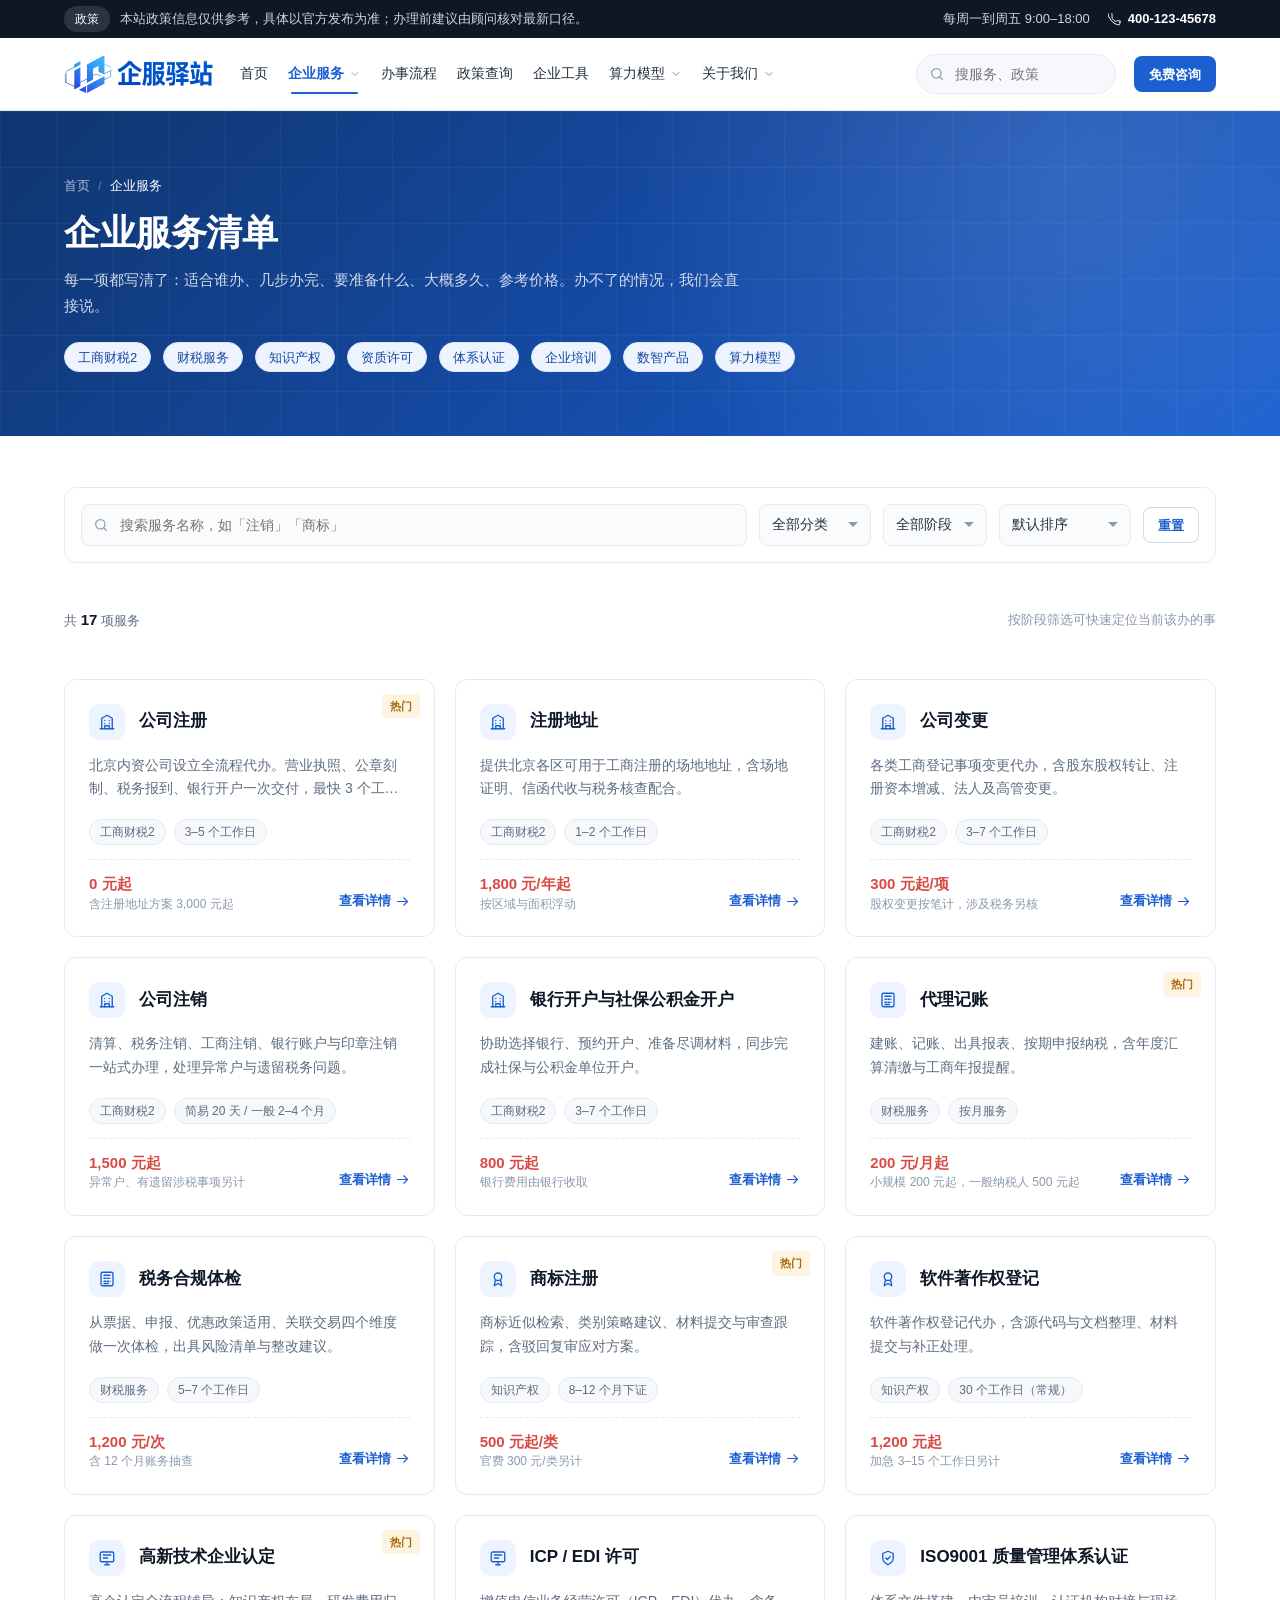
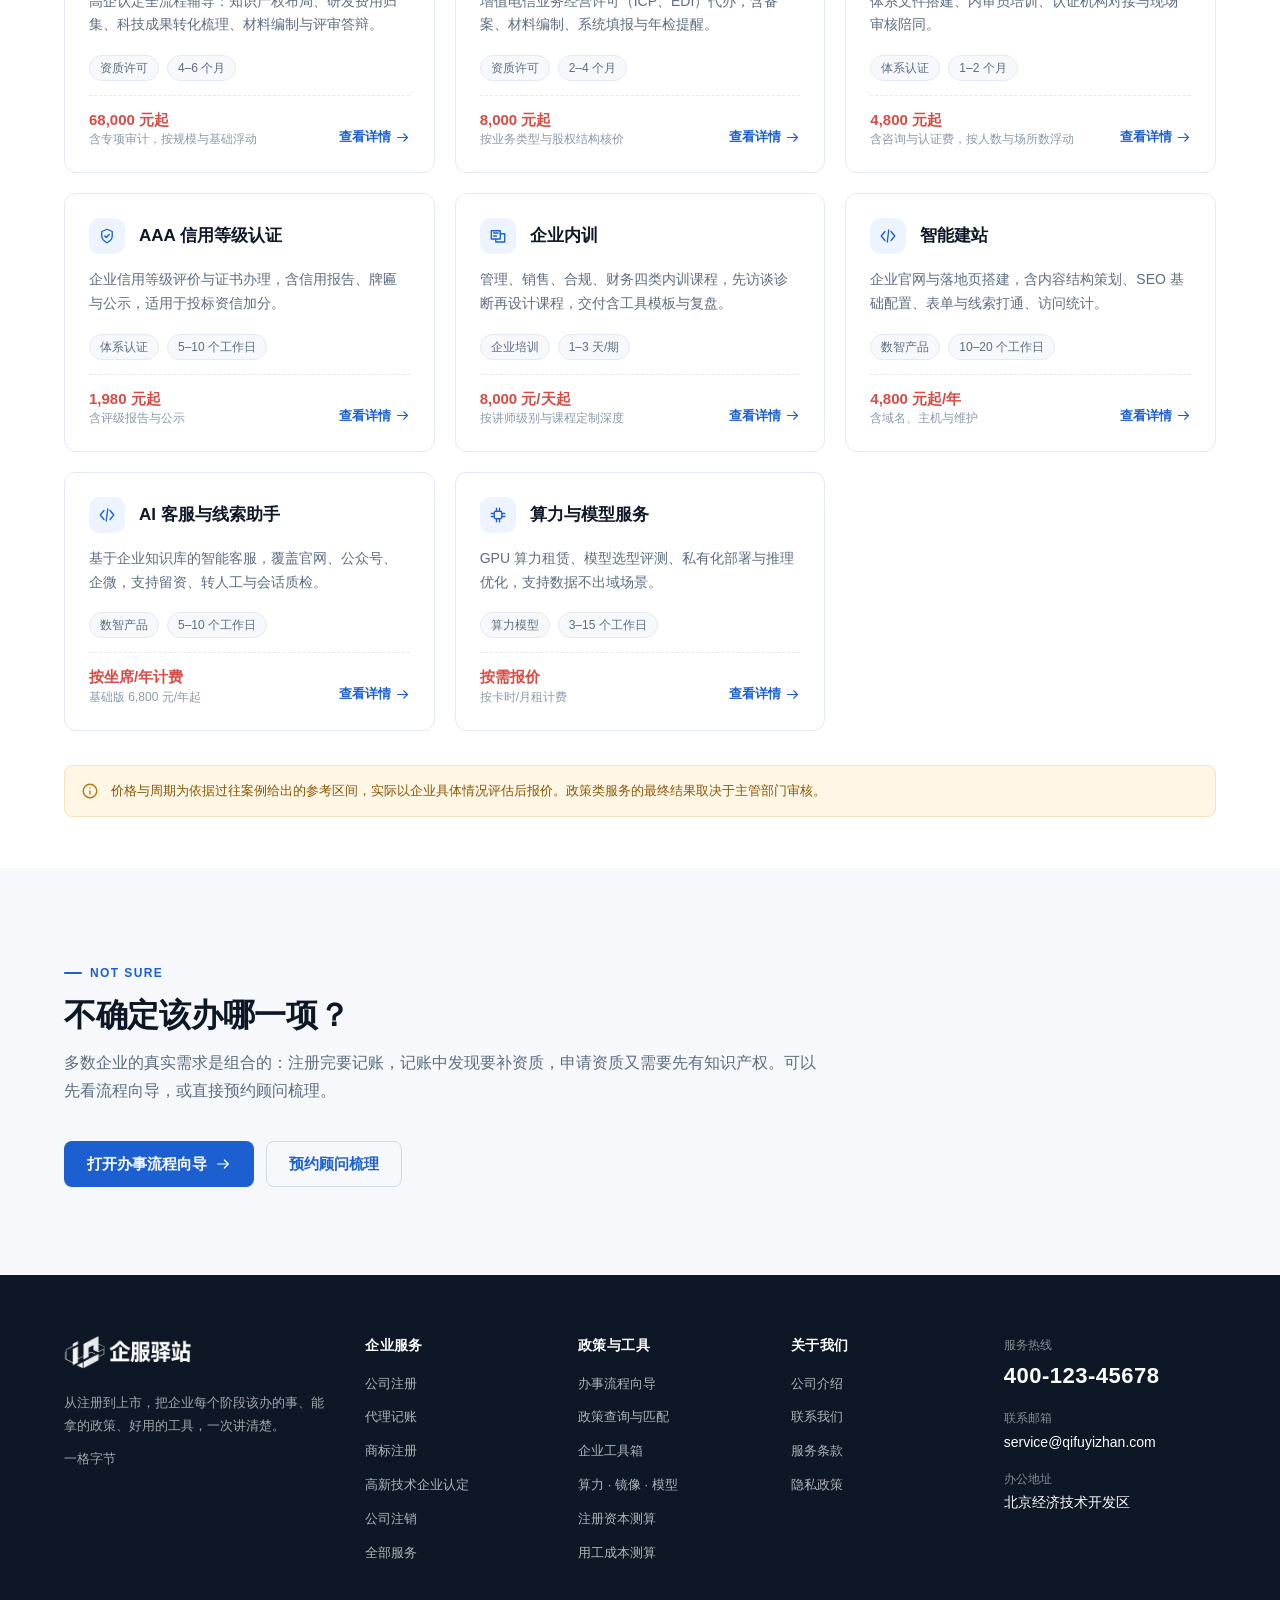
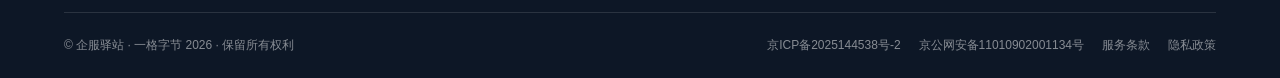
<file: services.html>
<!DOCTYPE html>
<html lang="zh-CN">
<head>
<meta charset="UTF-8">
<meta name="viewport" content="width=device-width, initial-scale=1.0">
<title>企业服务 | 工商财税、知识产权、资质许可、体系认证 - 企服驿站</title>
<meta name="description" content="企服驿站 17 项企业服务清单：公司注册、注册地址、公司变更与注销、代理记账、商标注册、软件著作权、高新技术企业认定、ICP/EDI 许可、ISO9001、AAA 信用等级等，含流程、材料、周期与参考价格。">
<meta property="og:type" content="website">
<meta property="og:site_name" content="企服驿站">
<meta property="og:title" content="企业服务 | 工商财税、知识产权、资质许可、体系认证 - 企服驿站">
<meta property="og:description" content="企服驿站 17 项企业服务清单：公司注册、注册地址、公司变更与注销、代理记账、商标注册、软件著作权、高新技术企业认定、ICP/EDI 许可、ISO9001、AAA 信用等级等，含流程、材料、周期与参考价格。">
<meta property="og:image" content="assets/img/og.png">
<meta name="twitter:card" content="summary_large_image">
<meta name="twitter:title" content="企业服务 | 工商财税、知识产权、资质许可、体系认证 - 企服驿站">
<meta name="twitter:description" content="企服驿站 17 项企业服务清单：公司注册、注册地址、公司变更与注销、代理记账、商标注册、软件著作权、高新技术企业认定、ICP/EDI 许可、ISO9001、AAA 信用等级等，含流程、材料、周期与参考价格。">
<meta name="twitter:image" content="assets/img/og.png">
<link rel="icon" href="assets/img/favicon.png" type="image/png" sizes="128x128">
<link rel="stylesheet" href="assets/css/base.css?v=20261116d">
<link rel="stylesheet" href="assets/css/layout.css?v=20261116d">
<link rel="stylesheet" href="assets/css/components.css?v=20261116d">
<link rel="stylesheet" href="assets/css/pages.css?v=20261116d">
<link rel="stylesheet" href="assets/css/responsive.css?v=20261116d">
</head>
<body>
<a class="skip-link" href="#main">跳到主要内容</a>
<header class="site-header" id="site-header" data-page="services"></header>

<main id="main">
  <section class="page-hero">
    <div class="container">
      <div class="breadcrumb">
        <a href="index.html">首页</a><span class="sep">/</span><span class="current">企业服务</span>
      </div>
      <h1>企业服务清单</h1>
      <p>每一项都写清了：适合谁办、几步办完、要准备什么、大概多久、参考价格。办不了的情况，我们会直接说。</p>
      <div class="row" id="hero-chips"></div>
    </div>
  </section>

  <section class="section-sm">
    <div class="container services-layout">
      <div class="filter-bar">
        <div class="filter-search">
          @@icon:search@@
          <input type="search" id="svc-search" placeholder="搜索服务名称，如「注销」「商标」" aria-label="搜索服务">
        </div>
        <select id="svc-cat" aria-label="按分类筛选"></select>
        <select id="svc-stage" aria-label="按阶段筛选"></select>
        <select id="svc-sort" aria-label="排序">
          <option value="default">默认排序</option>
          <option value="price">价格由低到高</option>
          <option value="duration">周期由短到长</option>
        </select>
        <button class="btn btn-ghost btn-sm" id="svc-reset" type="button">重置</button>
      </div>

      <div class="result-line">
        <span>共 <strong id="svc-count">0</strong> 项服务</span>
        <span id="svc-hint" class="faint">按阶段筛选可快速定位当前该办的事</span>
      </div>

      <div id="svc-grid" class="grid grid-3"></div>
      <div id="svc-empty" class="empty-state hide">
        @@icon:search@@
        <h3>没有匹配的服务</h3>
        <p>换个关键词，或直接告诉顾问你的情况，我们帮你判断该办什么。</p>
        <a class="btn btn-primary mt-16" href="contact.html">发起咨询</a>
      </div>

      <div class="notice mt-8">
        @@icon:info@@
        <span>价格与周期为依据过往案例给出的参考区间，实际以企业具体情况评估后报价。政策类服务的最终结果取决于主管部门审核。</span>
      </div>
    </div>
  </section>

  <section class="section bg-alt">
    <div class="container">
      <div class="section-head">
        <span class="eyebrow">Not Sure</span>
        <h2>不确定该办哪一项？</h2>
        <p>多数企业的真实需求是组合的：注册完要记账，记账中发现要补资质，申请资质又需要先有知识产权。可以先看流程向导，或直接预约顾问梳理。</p>
      </div>
      <div class="row">
        <a class="btn btn-primary" href="process.html">打开办事流程向导 @@icon:arrowRight@@</a>
        <a class="btn btn-ghost" href="contact.html">预约顾问梳理</a>
      </div>
    </div>
  </section>
</main>

<footer class="site-footer" id="site-footer"></footer>
<script src="assets/js/core.js?v=20261116d"></script>
<script src="assets/js/nav.js?v=20261116d"></script>
<script src="assets/js/services.js?v=20261116d"></script>
</body>
</html>
</file>
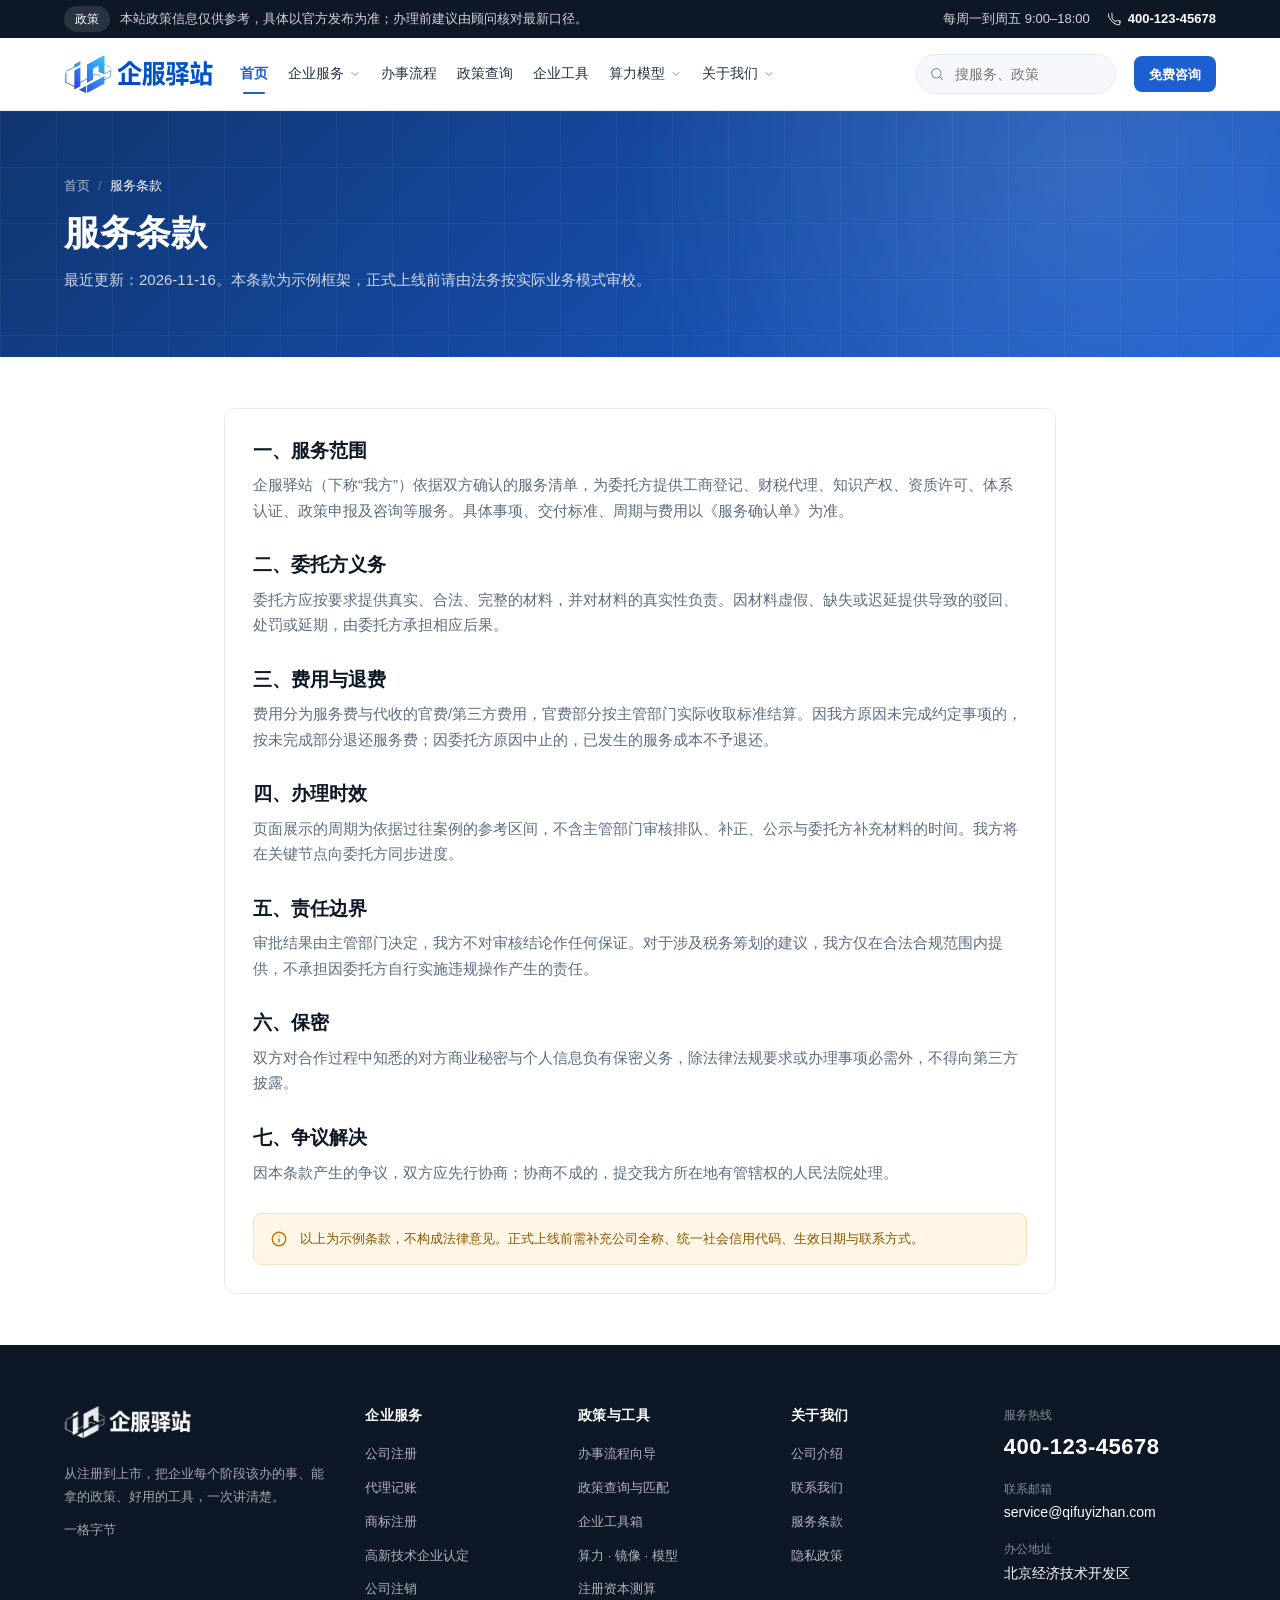
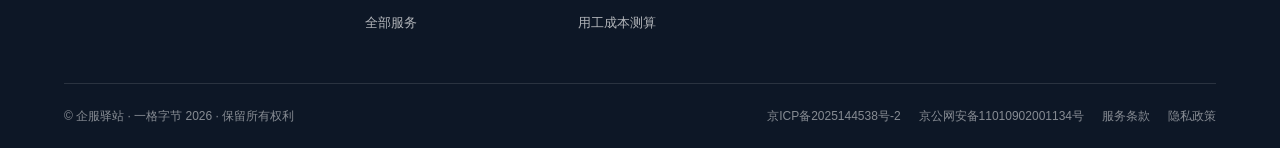
<file: terms.html>
<!DOCTYPE html>
<html lang="zh-CN">
<head>
<meta charset="UTF-8">
<meta name="viewport" content="width=device-width, initial-scale=1.0">
<title>服务条款 | 企服驿站</title>
<meta name="description" content="企服驿站服务条款：服务范围、委托方义务、费用与退费、办理时效、责任边界与争议解决。">
<meta name="robots" content="noindex,follow">
<meta property="og:type" content="website">
<meta property="og:site_name" content="企服驿站">
<meta property="og:title" content="服务条款 | 企服驿站">
<meta property="og:description" content="企服驿站服务条款：服务范围、委托方义务、费用与退费、办理时效、责任边界与争议解决。">
<meta property="og:image" content="assets/img/og.png">
<meta name="twitter:card" content="summary_large_image">
<meta name="twitter:title" content="服务条款 | 企服驿站">
<meta name="twitter:description" content="企服驿站服务条款：服务范围、委托方义务、费用与退费、办理时效、责任边界与争议解决。">
<meta name="twitter:image" content="assets/img/og.png">
<link rel="icon" href="assets/img/favicon.png" type="image/png" sizes="128x128">
<link rel="stylesheet" href="assets/css/base.css?v=20261116d">
<link rel="stylesheet" href="assets/css/layout.css?v=20261116d">
<link rel="stylesheet" href="assets/css/components.css?v=20261116d">
<link rel="stylesheet" href="assets/css/pages.css?v=20261116d">
<link rel="stylesheet" href="assets/css/responsive.css?v=20261116d">
</head>
<body>
<a class="skip-link" href="#main">跳到主要内容</a>
<header class="site-header" id="site-header" data-page=""></header>

<main id="main">
  <section class="page-hero">
    <div class="container">
      <div class="breadcrumb"><a href="index.html">首页</a><span class="sep">/</span><span class="current">服务条款</span></div>
      <h1>服务条款</h1>
      <p>最近更新：2026-11-16。本条款为示例框架，正式上线前请由法务按实际业务模式审校。</p>
    </div>
  </section>

  <section class="section-sm">
    <div class="container container-narrow">
      <div class="panel stack-lg">
        <div>
          <h3>一、服务范围</h3>
          <p class="muted mt-8">企服驿站（下称“我方”）依据双方确认的服务清单，为委托方提供工商登记、财税代理、知识产权、资质许可、体系认证、政策申报及咨询等服务。具体事项、交付标准、周期与费用以《服务确认单》为准。</p>
        </div>
        <div>
          <h3>二、委托方义务</h3>
          <p class="muted mt-8">委托方应按要求提供真实、合法、完整的材料，并对材料的真实性负责。因材料虚假、缺失或迟延提供导致的驳回、处罚或延期，由委托方承担相应后果。</p>
        </div>
        <div>
          <h3>三、费用与退费</h3>
          <p class="muted mt-8">费用分为服务费与代收的官费/第三方费用，官费部分按主管部门实际收取标准结算。因我方原因未完成约定事项的，按未完成部分退还服务费；因委托方原因中止的，已发生的服务成本不予退还。</p>
        </div>
        <div>
          <h3>四、办理时效</h3>
          <p class="muted mt-8">页面展示的周期为依据过往案例的参考区间，不含主管部门审核排队、补正、公示与委托方补充材料的时间。我方将在关键节点向委托方同步进度。</p>
        </div>
        <div>
          <h3>五、责任边界</h3>
          <p class="muted mt-8">审批结果由主管部门决定，我方不对审核结论作任何保证。对于涉及税务筹划的建议，我方仅在合法合规范围内提供，不承担因委托方自行实施违规操作产生的责任。</p>
        </div>
        <div>
          <h3>六、保密</h3>
          <p class="muted mt-8">双方对合作过程中知悉的对方商业秘密与个人信息负有保密义务，除法律法规要求或办理事项必需外，不得向第三方披露。</p>
        </div>
        <div>
          <h3>七、争议解决</h3>
          <p class="muted mt-8">因本条款产生的争议，双方应先行协商；协商不成的，提交我方所在地有管辖权的人民法院处理。</p>
        </div>
        <div class="notice">@@icon:info@@ <span>以上为示例条款，不构成法律意见。正式上线前需补充公司全称、统一社会信用代码、生效日期与联系方式。</span></div>
      </div>
    </div>
  </section>
</main>

<footer class="site-footer" id="site-footer"></footer>
<script src="assets/js/core.js?v=20261116d"></script>
<script src="assets/js/nav.js?v=20261116d"></script>
</body>
</html>
</file>
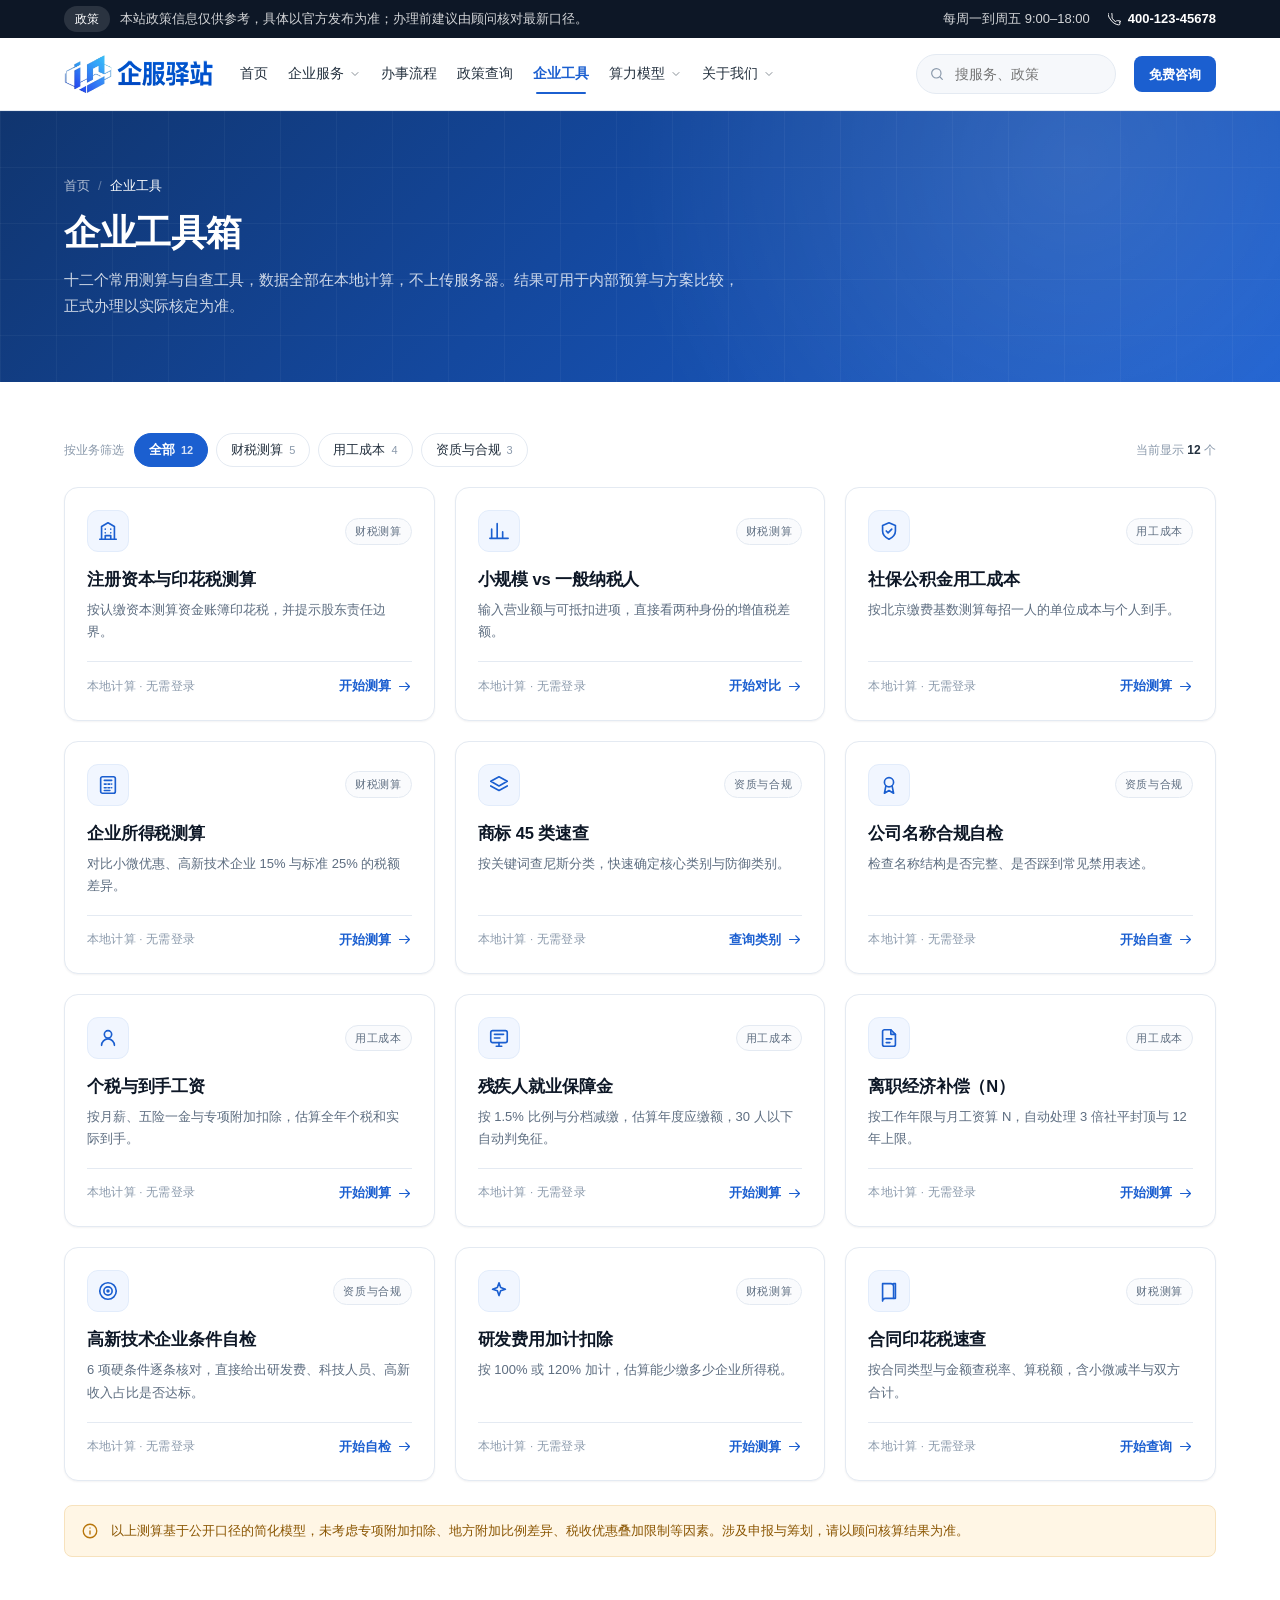
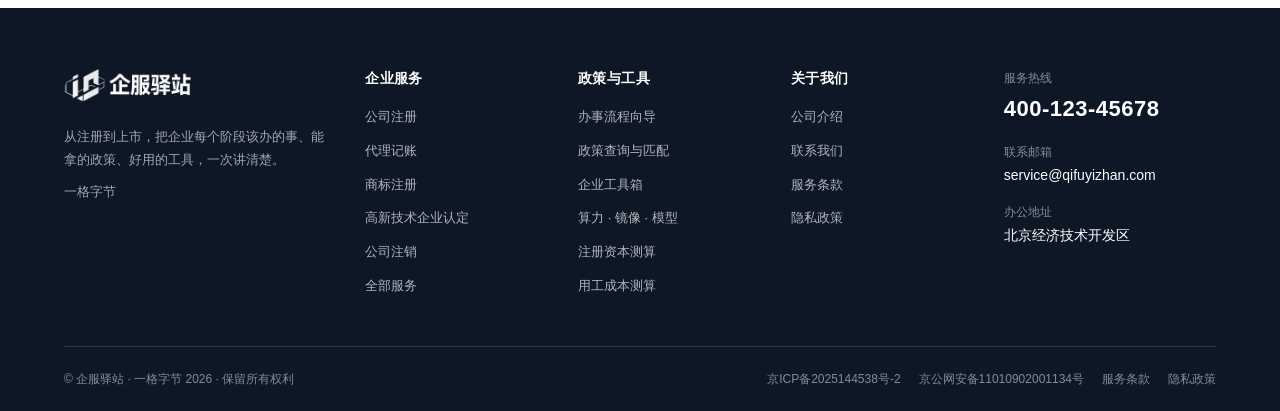
<file: tools.html>
<!DOCTYPE html>
<html lang="zh-CN">
<head>
<meta charset="UTF-8">
<meta name="viewport" content="width=device-width, initial-scale=1.0">
<title>企业工具 | 注册、税负、用工、个税、残保金、高企自检 - 企服驿站</title>
<meta name="description" content="企服驿站企业工具箱：注册资本印花税、小规模与一般纳税人对比、社保公积金成本、企业所得税、个税与到手工资、残保金、离职补偿、高企条件自检、研发加计扣除、合同印花税、商标 45 类、名称自检，全部在浏览器本地计算。">
<meta property="og:type" content="website">
<meta property="og:site_name" content="企服驿站">
<meta property="og:title" content="企业工具 | 注册资本、税负、用工成本、商标类别、名称自查 - 企服驿站">
<meta property="og:description" content="企服驿站企业工具箱：注册资本印花税、小规模与一般纳税人对比、社保公积金成本、企业所得税、个税与到手工资、残保金、离职补偿、高企条件自检、研发加计扣除、合同印花税、商标 45 类、名称自检，全部在浏览器本地计算。">
<meta property="og:image" content="assets/img/og.png">
<meta name="twitter:card" content="summary_large_image">
<meta name="twitter:title" content="企业工具 | 注册资本、税负、用工成本、商标类别、名称自查 - 企服驿站">
<meta name="twitter:description" content="企服驿站企业工具箱：注册资本印花税、小规模与一般纳税人对比、社保公积金成本、企业所得税、个税与到手工资、残保金、离职补偿、高企条件自检、研发加计扣除、合同印花税、商标 45 类、名称自检，全部在浏览器本地计算。">
<meta name="twitter:image" content="assets/img/og.png">
<link rel="icon" href="assets/img/favicon.png" type="image/png" sizes="128x128">
<link rel="stylesheet" href="assets/css/base.css?v=20261116d">
<link rel="stylesheet" href="assets/css/layout.css?v=20261116d">
<link rel="stylesheet" href="assets/css/components.css?v=20261116d">
<link rel="stylesheet" href="assets/css/pages.css?v=20261116d">
<link rel="stylesheet" href="assets/css/responsive.css?v=20261116d">
</head>
<body>
<a class="skip-link" href="#main">跳到主要内容</a>
<header class="site-header" id="site-header" data-page="tools"></header>

<main id="main">
  <section class="page-hero">
    <div class="container">
      <div class="breadcrumb">
        <a href="index.html">首页</a><span class="sep">/</span><span class="current">企业工具</span>
      </div>
      <h1>企业工具箱</h1>
      <p>十二个常用测算与自查工具，数据全部在本地计算，不上传服务器。结果可用于内部预算与方案比较，正式办理以实际核定为准。</p>
    </div>
  </section>

  <section class="section-sm">
    <div class="container">
      <div class="tool-filter" role="group" aria-label="按业务筛选工具">
        <span class="filter-label">按业务筛选</span>
        <button class="chip is-active" data-filter="all" type="button" aria-pressed="true">全部 <span class="chip-count">12</span></button>
        <button class="chip" data-filter="财税测算" type="button" aria-pressed="false">财税测算 <span class="chip-count">5</span></button>
        <button class="chip" data-filter="用工成本" type="button" aria-pressed="false">用工成本 <span class="chip-count">4</span></button>
        <button class="chip" data-filter="资质与合规" type="button" aria-pressed="false">资质与合规 <span class="chip-count">3</span></button>
        <span class="filter-result">当前显示 <b id="tool-filter-count">12</b> 个</span>
      </div>

      <div class="tool-grid">
        <article class="tool-card" data-kind="财税测算">
          <div class="tool-card-top">
            <span class="icon-box">@@icon:building@@</span>
            <span class="tool-kind">财税测算</span>
          </div>
          <h3>注册资本与印花税测算</h3>
          <p>按认缴资本测算资金账簿印花税，并提示股东责任边界。</p>
          <div class="tool-card-foot">
            <span class="tool-meta">本地计算 · 无需登录</span>
            <button class="tool-open" data-open="tool-capital" type="button">开始测算 @@icon:arrowRight@@</button>
          </div>
        </article>
        <article class="tool-card" data-kind="财税测算">
          <div class="tool-card-top">
            <span class="icon-box">@@icon:chart@@</span>
            <span class="tool-kind">财税测算</span>
          </div>
          <h3>小规模 vs 一般纳税人</h3>
          <p>输入营业额与可抵扣进项，直接看两种身份的增值税差额。</p>
          <div class="tool-card-foot">
            <span class="tool-meta">本地计算 · 无需登录</span>
            <button class="tool-open" data-open="tool-vat" type="button">开始对比 @@icon:arrowRight@@</button>
          </div>
        </article>
        <article class="tool-card" data-kind="用工成本">
          <div class="tool-card-top">
            <span class="icon-box">@@icon:shield@@</span>
            <span class="tool-kind">用工成本</span>
          </div>
          <h3>社保公积金用工成本</h3>
          <p>按北京缴费基数测算每招一人的单位成本与个人到手。</p>
          <div class="tool-card-foot">
            <span class="tool-meta">本地计算 · 无需登录</span>
            <button class="tool-open" data-open="tool-payroll" type="button">开始测算 @@icon:arrowRight@@</button>
          </div>
        </article>
        <article class="tool-card" data-kind="财税测算">
          <div class="tool-card-top">
            <span class="icon-box">@@icon:calc@@</span>
            <span class="tool-kind">财税测算</span>
          </div>
          <h3>企业所得税测算</h3>
          <p>对比小微优惠、高新技术企业 15% 与标准 25% 的税额差异。</p>
          <div class="tool-card-foot">
            <span class="tool-meta">本地计算 · 无需登录</span>
            <button class="tool-open" data-open="tool-cit" type="button">开始测算 @@icon:arrowRight@@</button>
          </div>
        </article>
        <article class="tool-card" data-kind="资质与合规">
          <div class="tool-card-top">
            <span class="icon-box">@@icon:layers@@</span>
            <span class="tool-kind">资质与合规</span>
          </div>
          <h3>商标 45 类速查</h3>
          <p>按关键词查尼斯分类，快速确定核心类别与防御类别。</p>
          <div class="tool-card-foot">
            <span class="tool-meta">本地计算 · 无需登录</span>
            <button class="tool-open" data-open="tool-trademark" type="button">查询类别 @@icon:arrowRight@@</button>
          </div>
        </article>
        <article class="tool-card" data-kind="资质与合规">
          <div class="tool-card-top">
            <span class="icon-box">@@icon:badge@@</span>
            <span class="tool-kind">资质与合规</span>
          </div>
          <h3>公司名称合规自检</h3>
          <p>检查名称结构是否完整、是否踩到常见禁用表述。</p>
          <div class="tool-card-foot">
            <span class="tool-meta">本地计算 · 无需登录</span>
            <button class="tool-open" data-open="tool-name" type="button">开始自查 @@icon:arrowRight@@</button>
          </div>
        </article>
        <article class="tool-card" data-kind="用工成本">
          <div class="tool-card-top">
            <span class="icon-box">@@icon:user@@</span>
            <span class="tool-kind">用工成本</span>
          </div>
          <h3>个税与到手工资</h3>
          <p>按月薪、五险一金与专项附加扣除，估算全年个税和实际到手。</p>
          <div class="tool-card-foot">
            <span class="tool-meta">本地计算 · 无需登录</span>
            <button class="tool-open" data-open="tool-iit" type="button">开始测算 @@icon:arrowRight@@</button>
          </div>
        </article>
        <article class="tool-card" data-kind="用工成本">
          <div class="tool-card-top">
            <span class="icon-box">@@icon:certificate@@</span>
            <span class="tool-kind">用工成本</span>
          </div>
          <h3>残疾人就业保障金</h3>
          <p>按 1.5% 比例与分档减缴，估算年度应缴额，30 人以下自动判免征。</p>
          <div class="tool-card-foot">
            <span class="tool-meta">本地计算 · 无需登录</span>
            <button class="tool-open" data-open="tool-disability" type="button">开始测算 @@icon:arrowRight@@</button>
          </div>
        </article>
        <article class="tool-card" data-kind="用工成本">
          <div class="tool-card-top">
            <span class="icon-box">@@icon:doc@@</span>
            <span class="tool-kind">用工成本</span>
          </div>
          <h3>离职经济补偿（N）</h3>
          <p>按工作年限与月工资算 N，自动处理 3 倍社平封顶与 12 年上限。</p>
          <div class="tool-card-foot">
            <span class="tool-meta">本地计算 · 无需登录</span>
            <button class="tool-open" data-open="tool-severance" type="button">开始测算 @@icon:arrowRight@@</button>
          </div>
        </article>
        <article class="tool-card" data-kind="资质与合规">
          <div class="tool-card-top">
            <span class="icon-box">@@icon:target@@</span>
            <span class="tool-kind">资质与合规</span>
          </div>
          <h3>高新技术企业条件自检</h3>
          <p>6 项硬条件逐条核对，直接给出研发费、科技人员、高新收入占比是否达标。</p>
          <div class="tool-card-foot">
            <span class="tool-meta">本地计算 · 无需登录</span>
            <button class="tool-open" data-open="tool-hn" type="button">开始自检 @@icon:arrowRight@@</button>
          </div>
        </article>
        <article class="tool-card" data-kind="财税测算">
          <div class="tool-card-top">
            <span class="icon-box">@@icon:spark@@</span>
            <span class="tool-kind">财税测算</span>
          </div>
          <h3>研发费用加计扣除</h3>
          <p>按 100% 或 120% 加计，估算能少缴多少企业所得税。</p>
          <div class="tool-card-foot">
            <span class="tool-meta">本地计算 · 无需登录</span>
            <button class="tool-open" data-open="tool-rd" type="button">开始测算 @@icon:arrowRight@@</button>
          </div>
        </article>
        <article class="tool-card" data-kind="财税测算">
          <div class="tool-card-top">
            <span class="icon-box">@@icon:book@@</span>
            <span class="tool-kind">财税测算</span>
          </div>
          <h3>合同印花税速查</h3>
          <p>按合同类型与金额查税率、算税额，含小微减半与双方合计。</p>
          <div class="tool-card-foot">
            <span class="tool-meta">本地计算 · 无需登录</span>
            <button class="tool-open" data-open="tool-stamp" type="button">开始查询 @@icon:arrowRight@@</button>
          </div>
        </article>
      </div>

      <!-- ============ 工具面板容器 ============ -->
      <div id="tool-panels">
        <div class="tool-panel" id="tool-capital"></div>
        <div class="tool-panel" id="tool-vat"></div>
        <div class="tool-panel" id="tool-payroll"></div>
        <div class="tool-panel" id="tool-cit"></div>
        <div class="tool-panel" id="tool-trademark"></div>
        <div class="tool-panel" id="tool-name"></div>
        <div class="tool-panel" id="tool-iit"></div>
        <div class="tool-panel" id="tool-disability"></div>
        <div class="tool-panel" id="tool-severance"></div>
        <div class="tool-panel" id="tool-hn"></div>
        <div class="tool-panel" id="tool-rd"></div>
        <div class="tool-panel" id="tool-stamp"></div>
      </div>

      <div class="notice mt-24">
        @@icon:info@@
        <span>以上测算基于公开口径的简化模型，未考虑专项附加扣除、地方附加比例差异、税收优惠叠加限制等因素。涉及申报与筹划，请以顾问核算结果为准。</span>
      </div>
    </div>
  </section>
</main>

<footer class="site-footer" id="site-footer"></footer>
<script src="assets/js/core.js?v=20261116d"></script>
<script src="assets/js/nav.js?v=20261116d"></script>
<script src="assets/js/tools.js?v=20261116d"></script>
</body>
</html>
</file>
<file: assets/css/base.css>
/* ============================================================
   base.css —— 设计令牌 / 重置 / 排版 / 基础组件
   企服驿站改造版
   ============================================================ */

/* ---------- 1. 设计令牌 ---------- */
:root {
  /* 品牌色：以 logo 蓝为主，橙色仅作行动强调 */
  --brand: #1b5fd0;
  --brand-700: #14489e;
  --brand-800: #10356f;
  --brand-50: #eef4ff;
  --brand-100: #dbe7fd;
  --accent: #ef9d1c;
  --accent-soft: #fff4e2;

  /* 中性色 */
  --ink: #0d1726;
  --text: #24313f;
  --muted: #5d6d80;
  --faint: #8a99ab;
  --line: #e4eaf2;
  --line-strong: #cfdae8;
  --bg: #f6f8fb;
  --surface: #ffffff;
  --surface-2: #fafbfd;

  /* 功能色 */
  --green: #0e9f6e;
  --green-soft: #e8f7f1;
  --red: #d94b45;
  --red-soft: #fdeceb;
  --amber-soft: #fff6e5;

  /* 尺寸 */
  --radius-sm: 8px;
  --radius: 12px;
  --radius-lg: 18px;
  --radius-pill: 999px;
  --container: 1200px;
  --gutter: 24px;

  /* 阴影 */
  --shadow-xs: 0 1px 2px rgba(13, 23, 38, .05);
  --shadow-sm: 0 2px 8px rgba(13, 23, 38, .06);
  --shadow-md: 0 10px 28px rgba(13, 23, 38, .08);
  --shadow-lg: 0 18px 48px rgba(13, 23, 38, .12);

  /* 动效 */
  --ease: cubic-bezier(.22, .61, .36, 1);
  --dur: .25s;

  /* 层级 */
  --z-header: 100;
  --z-drawer: 200;
  --z-toast: 300;
}

/* ---------- 2. 重置 ---------- */
*,
*::before,
*::after { box-sizing: border-box; }

html {
  -webkit-text-size-adjust: 100%;
  scroll-behavior: smooth;
  scroll-padding-top: 96px;
}

body {
  margin: 0;
  font-family: -apple-system, BlinkMacSystemFont, "PingFang SC", "Hiragino Sans GB",
    "Microsoft YaHei", "Helvetica Neue", Arial, sans-serif;
  font-size: 15px;
  line-height: 1.7;
  color: var(--text);
  background: var(--surface);
  -webkit-font-smoothing: antialiased;
  text-rendering: optimizeLegibility;
}

h1, h2, h3, h4, h5, p, figure, blockquote, dl, dd { margin: 0; }
ul, ol { margin: 0; padding: 0; }
ul { list-style: none; }

a {
  color: var(--brand);
  text-decoration: none;
  transition: color var(--dur) var(--ease);
}
a:hover { color: var(--brand-700); }

img, svg { display: block; max-width: 100%; }
img { height: auto; }

button, input, select, textarea { font: inherit; color: inherit; }
button { cursor: pointer; }

table { border-collapse: collapse; width: 100%; }

::selection { background: var(--brand-100); }

/* ---------- 3. 排版 ---------- */
.h1, h1 { font-size: clamp(30px, 4vw, 46px); line-height: 1.22; letter-spacing: -.5px; color: var(--ink); font-weight: 700; }
.h2, h2 { font-size: clamp(24px, 2.6vw, 32px); line-height: 1.3; letter-spacing: -.3px; color: var(--ink); font-weight: 700; }
.h3, h3 { font-size: 19px; line-height: 1.45; color: var(--ink); font-weight: 600; }
.h4, h4 { font-size: 16px; line-height: 1.5; color: var(--ink); font-weight: 600; }

.lead { font-size: 17px; line-height: 1.75; color: var(--muted); }
.small { font-size: 13px; }
.tiny { font-size: 12px; }
.muted { color: var(--muted); }
.faint { color: var(--faint); }
.ink { color: var(--ink); }
.brand-text { color: var(--brand); }
.center { text-align: center; }
.nowrap { white-space: nowrap; }
.mono { font-variant-numeric: tabular-nums; }

/* ---------- 4. 容器与栅格 ---------- */
.container {
  width: 100%;
  max-width: var(--container);
  margin-inline: auto;
  padding-inline: var(--gutter);
}
.container-wide { max-width: 1360px; }
.container-narrow { max-width: 880px; }

.section { padding-block: clamp(48px, 7vw, 88px); }
.section-sm { padding-block: clamp(32px, 4vw, 56px); }
.section-tight { padding-block: 28px; }
.bg-alt { background: var(--bg); }
.bg-ink { background: var(--ink); color: #fff; }
.bg-brand-soft { background: var(--brand-50); }

.stack { display: grid; gap: 16px; }
.stack-lg { display: grid; gap: 28px; }
.row { display: flex; gap: 12px; flex-wrap: wrap; align-items: center; }
.row-between { display: flex; gap: 12px; flex-wrap: wrap; align-items: center; justify-content: space-between; }
.grid { display: grid; gap: 20px; }
.grid-2 { display: grid; gap: 20px; grid-template-columns: repeat(2, minmax(0, 1fr)); }
.grid-3 { display: grid; gap: 20px; grid-template-columns: repeat(3, minmax(0, 1fr)); }
.grid-4 { display: grid; gap: 20px; grid-template-columns: repeat(4, minmax(0, 1fr)); }
.grid-auto { display: grid; gap: 20px; grid-template-columns: repeat(auto-fill, minmax(260px, 1fr)); }

/* ---------- 5. 区块标题 ---------- */
.section-head { max-width: 760px; margin-bottom: 36px; }
.section-head.center { margin-inline: auto; text-align: center; }
.eyebrow {
  display: inline-flex;
  align-items: center;
  gap: 8px;
  font-size: 12px;
  letter-spacing: 1.4px;
  text-transform: uppercase;
  color: var(--brand);
  font-weight: 600;
  margin-bottom: 12px;
}
.eyebrow::before {
  content: "";
  width: 18px;
  height: 2px;
  background: var(--brand);
  border-radius: 2px;
}
.section-head.center .eyebrow::before { display: none; }
.section-head p { margin-top: 12px; color: var(--muted); font-size: 16px; line-height: 1.75; }

/* ---------- 6. 按钮 ---------- */
.btn {  --btn-bg: var(--brand);
  --btn-fg: #fff;
  --btn-bd: transparent;
  display: inline-flex;
  align-items: center;
  justify-content: center;
  gap: 8px;
  height: 46px;
  padding: 0 22px;
  border: 1px solid var(--btn-bd);
  border-radius: var(--radius-sm);
  background: var(--btn-bg);
  color: var(--btn-fg);
  font-size: 15px;
  font-weight: 600;
  line-height: 1;
  white-space: nowrap;
  transition: transform var(--dur) var(--ease), box-shadow var(--dur) var(--ease),
    background-color var(--dur) var(--ease), color var(--dur) var(--ease);
}
.btn:hover { transform: translateY(-1px); box-shadow: var(--shadow-sm); color: var(--btn-fg); }
.btn:active { transform: translateY(0); }
.btn:focus-visible { outline: 3px solid var(--brand-100); outline-offset: 2px; }

.btn-primary { --btn-bg: var(--brand); }
.btn-primary:hover { --btn-bg: var(--brand-700); }
.btn-accent { --btn-bg: var(--accent); --btn-fg: #2b1a00; }
.btn-accent:hover { --btn-bg: #f8ad33; }
.btn-ghost { --btn-bg: transparent; --btn-fg: var(--brand); --btn-bd: var(--line-strong); }
.btn-ghost:hover { --btn-bg: var(--brand-50); --btn-bd: var(--brand-100); }
.btn-light { --btn-bg: rgba(255, 255, 255, .14); --btn-fg: #fff; --btn-bd: rgba(255, 255, 255, .3); backdrop-filter: blur(6px); }
.btn-light:hover { --btn-bg: rgba(255, 255, 255, .24); }
.btn-white { --btn-bg: #fff; --btn-fg: var(--ink); }
.btn-sm { height: 36px; padding: 0 14px; font-size: 13px; }
.btn-lg { height: 54px; padding: 0 30px; font-size: 16px; }
.btn-block { width: 100%; }
.btn-text { background: none; border: 0; color: var(--brand); padding: 0; height: auto; font-weight: 600; }
.btn-text:hover { box-shadow: none; transform: none; text-decoration: underline; }

/* ---------- 7. 标签 / 徽章 ---------- */
.tag {
  display: inline-flex;
  align-items: center;
  gap: 6px;
  height: 26px;
  padding: 0 10px;
  border-radius: var(--radius-pill);
  background: var(--bg);
  border: 1px solid var(--line);
  color: var(--muted);
  font-size: 12px;
  line-height: 1;
  white-space: nowrap;
}
.tag-brand { background: var(--brand-50); border-color: var(--brand-100); color: var(--brand-700); }
.tag-accent { background: var(--accent-soft); border-color: #f7e2bd; color: #98600a; }
.tag-green { background: var(--green-soft); border-color: #cceee0; color: #0a7a54; }
.tag-red { background: var(--red-soft); border-color: #f9d4d2; color: #b0392f; }
.tag-plain { background: transparent; border-color: var(--line); color: var(--muted); }

.dot { width: 6px; height: 6px; border-radius: 50%; background: var(--brand); }

/* 内联图标尺寸（@@icon 与按钮内的 SVG） */
.ic {
  width: 1em;
  height: 1em;
  flex: none;
  display: inline-block;
  vertical-align: -.14em;
}
.icon-box .ic { width: 22px; height: 22px; }
.icon-box-sm .ic { width: 18px; height: 18px; }
.icon-box-lg .ic { width: 26px; height: 26px; }
.btn .ic { width: 16px; height: 16px; }
.btn-lg .ic { width: 18px; height: 18px; }
.btn-sm .ic { width: 14px; height: 14px; }
.sc-link .ic,
.ct-count .ic,
.stage-go .ic,
.btn-text .ic,
.tool-open .ic { width: 15px; height: 15px; }
.overview-box .ic { width: 14px; height: 14px; }
.nav-item .ic { width: 12px; height: 12px; margin-left: 5px; }
.search-icon .ic,
.search-icon { width: 16px; height: 16px; }
.notice .ic { width: 18px; height: 18px; }
.float-btn .ic { width: 21px; height: 21px; }
.hero-trust .ic { width: 15px; height: 15px; }
.fig-list .ic,
.qc-list .ic { width: 15px; height: 15px; }

/* ---------- 8. 工具类 ---------- */
.mt-0 { margin-top: 0; }
.mt-8 { margin-top: 8px; }
.mt-12 { margin-top: 12px; }
.mt-16 { margin-top: 16px; }
.mt-24 { margin-top: 24px; }
.mt-32 { margin-top: 32px; }
.mb-8 { margin-bottom: 8px; }
.mb-16 { margin-bottom: 16px; }
.mb-24 { margin-bottom: 24px; }
.hide { display: none !important; }
.sr-only {
  position: absolute; width: 1px; height: 1px; padding: 0; margin: -1px;
  overflow: hidden; clip: rect(0, 0, 0, 0); white-space: nowrap; border: 0;
}
.divider { height: 1px; background: var(--line); border: 0; margin: 0; }
.skip-link {
  position: absolute; left: 16px; top: -60px; z-index: var(--z-toast);
  padding: 10px 16px; background: var(--ink); color: #fff; border-radius: var(--radius-sm);
  transition: top var(--dur) var(--ease);
}
.skip-link:focus { top: 12px; color: #fff; }

/* 入场动画（尊重减少动效偏好） */
@media (prefers-reduced-motion: no-preference) {
  .reveal { opacity: 0; transform: translateY(14px); transition: opacity .5s var(--ease), transform .5s var(--ease); }
  .reveal.is-in { opacity: 1; transform: none; }
}
</file>
<file: assets/css/layout.css>
/* ============================================================
   layout.css —— 站点框架：顶栏 / 导航 / 搜索 / 页脚 / 面包屑
   ============================================================ */

/* ---------- 1. 公告条 ---------- */
.topbar {
  background: var(--ink);
  color: rgba(255, 255, 255, .82);
  font-size: 13px;
}
.topbar-inner {
  min-height: 38px;
  display: flex;
  align-items: center;
  justify-content: space-between;
  gap: 16px;
}
.topbar-left { display: flex; align-items: center; gap: 10px; min-width: 0; }
.topbar-left .tag-brand {
  background: rgba(255, 255, 255, .12);
  border-color: transparent;
  color: #fff;
}
.topbar-left .ellipsis {
  overflow: hidden;
  text-overflow: ellipsis;
  white-space: nowrap;
}
.topbar-right { display: flex; align-items: center; gap: 18px; white-space: nowrap; }
.topbar a { color: rgba(255, 255, 255, .82); }
.topbar a:hover { color: #fff; }
.topbar-phone { display: inline-flex; align-items: center; gap: 7px; font-weight: 600; color: #fff !important; }

/* ---------- 2. 顶部导航 ---------- */
.site-header {
  position: sticky;
  top: 0;
  z-index: var(--z-header);
  background: rgba(255, 255, 255, .92);
  backdrop-filter: saturate(180%) blur(14px);
  border-bottom: 1px solid var(--line);
  transition: box-shadow var(--dur) var(--ease);
}
.site-header.is-scrolled { box-shadow: 0 4px 20px rgba(13, 23, 38, .07); }

.header-inner {
  height: 72px;
  display: flex;
  align-items: center;
  gap: 22px;
}
.brand {
  display: inline-flex;
  align-items: center;
  gap: 10px;
  flex: 0 0 auto;
  color: var(--ink);
}
.brand:hover { color: var(--ink); }
/* 真实品牌 logo（原站素材，白底已转透明） */
.brand-logo { height: 40px; width: auto; flex: none; display: block; }
.brand-logo-light { height: 34px; }
.brand-slogan {
  font-size: 11px;
  color: var(--faint);
  letter-spacing: .6px;
  padding-left: 12px;
  margin-left: 12px;
  border-left: 1px solid var(--line);
  white-space: nowrap;
}
/* 兜底：数据里没有 logo 时的方形标识 */
.brand-mark {
  width: 40px;
  height: 40px;
  border-radius: 10px;
  display: grid;
  place-items: center;
  background: linear-gradient(145deg, #2a76ea, var(--brand-700));
  color: #fff;
  box-shadow: 0 6px 14px rgba(27, 95, 208, .28);
  flex: none;
}
.brand-mark svg { width: 22px; height: 22px; }
.brand-text { display: flex; flex-direction: column; line-height: 1.15; }
.brand-name { font-size: 17px; font-weight: 700; letter-spacing: .5px; }

.main-nav { display: flex; align-items: center; gap: 2px; flex: 1 1 auto; min-width: 0; }
.nav-item {
  position: relative;
  height: 72px;
  display: inline-flex;
  align-items: center;
  padding: 0 10px;
  font-size: 15px;
  font-weight: 500;
  color: var(--text);
  white-space: nowrap;
  border-radius: var(--radius-sm);
}
.nav-item:hover,
.nav-item.is-open { color: var(--brand); background: var(--brand-50); }
.nav-item.is-active { color: var(--brand); font-weight: 600; }
.nav-item.is-active::after {
  content: "";
  position: absolute;
  left: 12px; right: 12px; bottom: 16px;
  height: 2px;
  background: var(--brand);
  border-radius: 2px;
}
.nav-item svg { width: 12px; height: 12px; margin-left: 5px; opacity: .6; transition: transform var(--dur) var(--ease); }
.nav-item.is-open svg { transform: rotate(180deg); }

/* 二级菜单 */
.nav-panel {
  position: absolute;
  top: 70px;
  left: 0;
  min-width: 460px;
  padding: 16px;
  background: #fff;
  border: 1px solid var(--line);
  border-radius: var(--radius);
  box-shadow: var(--shadow-lg);
  display: none;
}
.nav-item.is-open .nav-panel { display: block; }
.nav-panel-head {
  font-size: 12px;
  color: var(--faint);
  letter-spacing: .5px;
  padding: 0 10px 10px;
}
.nav-panel-grid { display: grid; grid-template-columns: 1fr 1fr; gap: 2px; }
.nav-sub {
  display: block;
  padding: 10px 12px;
  border-radius: var(--radius-sm);
  color: var(--text);
  font-size: 14px;
}
.nav-sub:hover { background: var(--brand-50); color: var(--brand-700); }
.nav-sub strong { display: block; font-weight: 600; font-size: 14px; }
.nav-sub span { display: block; font-size: 12px; color: var(--faint); margin-top: 2px; }

/* 头部搜索 */
.header-search {
  position: relative;
  flex: 0 1 220px;
  min-width: 130px;
}
.header-search input {
  width: 100%;
  height: 40px;
  padding: 0 36px 0 38px;
  border: 1px solid var(--line);
  border-radius: var(--radius-pill);
  background: var(--bg);
  font-size: 14px;
  transition: border-color var(--dur) var(--ease), background var(--dur) var(--ease);
}
.header-search input:focus {
  outline: none;
  background: #fff;
  border-color: var(--brand);
  box-shadow: 0 0 0 3px var(--brand-50);
}
.header-search .search-icon {
  position: absolute;
  left: 13px; top: 50%;
  transform: translateY(-50%);
  width: 16px; height: 16px;
  color: var(--faint);
  pointer-events: none;
}
.search-results {
  position: absolute;
  top: 48px; left: 0; right: 0;
  max-height: 380px;
  overflow: auto;
  background: #fff;
  border: 1px solid var(--line);
  border-radius: var(--radius);
  box-shadow: var(--shadow-lg);
  padding: 8px;
  display: none;
  z-index: var(--z-header);
}
.search-results.is-open { display: block; }
.search-group-label { font-size: 11px; color: var(--faint); padding: 8px 10px 4px; letter-spacing: .5px; }
.search-hit {
  display: flex;
  align-items: center;
  gap: 10px;
  padding: 9px 10px;
  border-radius: var(--radius-sm);
  color: var(--text);
}
.search-hit:hover { background: var(--bg); }
.search-hit .tag { flex: none; }
.search-empty { padding: 18px; text-align: center; color: var(--faint); font-size: 13px; }

.header-actions { display: flex; align-items: center; gap: 10px; flex: none; }
.nav-toggle {
  display: none;
  width: 42px; height: 42px;
  border: 1px solid var(--line);
  border-radius: var(--radius-sm);
  background: #fff;
  align-items: center;
  justify-content: center;
}
.nav-toggle span { display: block; width: 18px; height: 2px; background: var(--text); border-radius: 2px; position: relative; }
.nav-toggle span::before,
.nav-toggle span::after {
  content: ""; position: absolute; left: 0; width: 18px; height: 2px;
  background: var(--text); border-radius: 2px; transition: transform var(--dur) var(--ease), top var(--dur) var(--ease);
}
.nav-toggle span::before { top: -6px; }
.nav-toggle span::after { top: 6px; }

/* 移动端抽屉 */
.drawer-mask {
  position: fixed; inset: 0;
  background: rgba(13, 23, 38, .45);
  opacity: 0;
  pointer-events: none;
  transition: opacity var(--dur) var(--ease);
  z-index: var(--z-drawer);
}
.drawer-mask.is-open { opacity: 1; pointer-events: auto; }
.drawer {
  position: fixed;
  top: 0; right: 0;
  width: min(86vw, 360px);
  height: 100%;
  background: #fff;
  transform: translateX(100%);
  transition: transform .3s var(--ease);
  z-index: var(--z-drawer);
  display: flex;
  flex-direction: column;
  overflow: auto;
}
.drawer.is-open { transform: none; }
.drawer-head {
  display: flex; align-items: center; justify-content: space-between;
  padding: 14px 18px;
  border-bottom: 1px solid var(--line);
}
.drawer-head > div, .drawer-head .drawer-title { display: flex; align-items: center; gap: 10px; }
.drawer-logo { height: 30px; width: auto; }
.drawer-close {
  width: 36px; height: 36px; border: 0; background: var(--bg); border-radius: var(--radius-sm);
  font-size: 18px; line-height: 1; color: var(--muted);
}
.drawer-body { padding: 12px 18px 28px; }
.drawer-link {
  display: flex; align-items: center; justify-content: space-between;
  padding: 14px 4px;
  border-bottom: 1px solid var(--line);
  color: var(--text);
  font-weight: 600;
}
.drawer-link svg { width: 14px; height: 14px; color: var(--faint); }
.drawer-subs { padding: 6px 0 14px; display: grid; grid-template-columns: 1fr 1fr; gap: 4px 12px; }
.drawer-subs a { font-size: 13px; color: var(--muted); padding: 5px 0; }
.drawer-cta { margin-top: 18px; display: grid; gap: 10px; }

/* ---------- 3. 页面头部（内页） ---------- */
.page-hero {
  position: relative;
  background: linear-gradient(135deg, var(--brand-800) 0%, var(--brand-700) 45%, var(--brand) 100%);
  color: #fff;
  padding-block: clamp(36px, 5vw, 64px);
  overflow: hidden;
}
.page-hero::after {
  content: "";
  position: absolute; inset: 0;
  background-image: radial-gradient(circle at 84% 18%, rgba(255, 255, 255, .18), transparent 42%),
    linear-gradient(rgba(255, 255, 255, .06) 1px, transparent 1px),
    linear-gradient(90deg, rgba(255, 255, 255, .06) 1px, transparent 1px);
  background-size: auto, 56px 56px, 56px 56px;
  opacity: .7;
  pointer-events: none;
}
.page-hero .container { position: relative; z-index: 1; }
.page-hero h1 { color: #fff; font-size: clamp(26px, 3.2vw, 36px); }
.page-hero p { color: rgba(255, 255, 255, .8); margin-top: 12px; max-width: 680px; font-size: 15px; }
.page-hero .row { margin-top: 24px; }

/* 面包屑 */
.breadcrumb {
  display: flex;
  align-items: center;
  gap: 8px;
  font-size: 13px;
  color: rgba(255, 255, 255, .68);
  margin-bottom: 14px;
  flex-wrap: wrap;
}
.breadcrumb a { color: rgba(255, 255, 255, .68); }
.breadcrumb a:hover { color: #fff; }
.breadcrumb .sep { opacity: .5; }
.breadcrumb .current { color: #fff; }

.breadcrumb-light {
  padding-block: 14px;
  border-bottom: 1px solid var(--line);
  background: var(--surface-2);
  font-size: 13px;
  color: var(--muted);
}
.breadcrumb-light .container { display: flex; align-items: center; gap: 8px; flex-wrap: wrap; }
.breadcrumb-light .sep { color: var(--faint); }

/* ---------- 4. 页脚 ---------- */
.site-footer {
  background: var(--ink);
  color: rgba(255, 255, 255, .72);
  font-size: 14px;
  padding-top: 60px;
}
.footer-grid {
  display: grid;
  grid-template-columns: 1.5fr repeat(3, 1fr) 1.2fr;
  gap: 36px;
  padding-bottom: 48px;
}
.footer-brand .brand { color: #fff; }
.footer-brand .brand:hover { color: #fff; }
.footer-brand .brand-name { color: #fff; }
.footer-brand .brand-slogan { color: rgba(255, 255, 255, .5); }
.footer-brand p { margin-top: 16px; color: rgba(255, 255, 255, .62); line-height: 1.75; font-size: 13px; }
.footer-col h4 { color: #fff; font-size: 14px; font-weight: 600; margin-bottom: 16px; letter-spacing: .4px; }
.footer-col ul { display: grid; gap: 10px; }
.footer-col a { color: rgba(255, 255, 255, .68); font-size: 13px; }
.footer-col a:hover { color: #fff; }
.footer-contact dt { color: rgba(255, 255, 255, .5); font-size: 12px; margin-bottom: 2px; }
.footer-contact dd { color: #fff; font-size: 14px; margin-bottom: 14px; word-break: break-all; }
.footer-contact .phone { font-size: 22px; font-weight: 700; letter-spacing: .5px; }
.footer-bottom {
  border-top: 1px solid rgba(255, 255, 255, .12);
  padding-block: 22px;
  display: flex;
  flex-wrap: wrap;
  gap: 12px 24px;
  align-items: center;
  justify-content: space-between;
  font-size: 12px;
  color: rgba(255, 255, 255, .5);
}
.footer-bottom a { color: rgba(255, 255, 255, .5); }
.footer-bottom a:hover { color: rgba(255, 255, 255, .8); }
.footer-legal { display: flex; flex-wrap: wrap; gap: 12px 18px; align-items: center; }

/* 悬浮咨询条 */
.float-bar {
  position: fixed;
  right: 22px;
  bottom: 92px;
  z-index: 90;
  display: grid;
  gap: 10px;
}
.float-btn {
  width: 52px; height: 52px;
  border-radius: 50%;
  border: 1px solid var(--line);
  background: #fff;
  box-shadow: var(--shadow-md);
  display: grid;
  place-items: center;
  color: var(--brand);
  position: relative;
}
.float-btn:hover { color: var(--brand-700); transform: translateY(-2px); }
.float-btn svg { width: 21px; height: 21px; }
.float-btn.is-accent { background: var(--brand); border-color: var(--brand); color: #fff; }
.float-btn.is-accent:hover { background: var(--brand-700); }
.float-bubble {
  position: absolute;
  right: 62px;
  top: 50%;
  transform: translateY(-50%);
  white-space: nowrap;
  background: #fff;
  border: 1px solid var(--line);
  box-shadow: var(--shadow-md);
  padding: 8px 12px;
  border-radius: 8px;
  font-size: 13px;
  color: var(--text);
  opacity: 0;
  pointer-events: none;
  transition: opacity var(--dur) var(--ease);
}
.float-btn:hover .float-bubble { opacity: 1; }
</file>
<file: assets/css/components.css>
/* ============================================================
   components.css —— 可复用业务组件
   ============================================================ */

/* ---------- 1. 通用卡片 ---------- */
.card {
  background: var(--surface);
  border: 1px solid var(--line);
  border-radius: var(--radius);
  padding: 24px;
  transition: border-color var(--dur) var(--ease), box-shadow var(--dur) var(--ease), transform var(--dur) var(--ease);
}
.card-hover:hover { border-color: var(--brand-100); box-shadow: var(--shadow-md); transform: translateY(-3px); }
.card-flat { background: var(--surface-2); border-color: transparent; }
.card-pad-lg { padding: 32px; }
.card-head { display: flex; align-items: flex-start; justify-content: space-between; gap: 14px; }

/* 图标方块 */
.icon-box {
  width: 46px; height: 46px;
  border-radius: 12px;
  display: grid;
  place-items: center;
  background: var(--brand-50);
  color: var(--brand);
  flex: none;
}
.icon-box svg { width: 22px; height: 22px; }
.icon-box.is-accent { background: var(--accent-soft); color: #b8760c; }
.icon-box.is-green { background: var(--green-soft); color: #0a7a54; }
.icon-box.is-plain { background: var(--bg); color: var(--muted); }
.icon-box-sm { width: 36px; height: 36px; border-radius: 10px; }
.icon-box-sm svg { width: 18px; height: 18px; }
.icon-box-lg { width: 56px; height: 56px; border-radius: 14px; }
.icon-box-lg svg { width: 26px; height: 26px; }

/* ---------- 2. 服务卡片 ---------- */
.service-card {
  position: relative;
  display: flex;
  flex-direction: column;
  gap: 14px;
  background: var(--surface);
  border: 1px solid var(--line);
  border-radius: var(--radius);
  padding: 24px;
  height: 100%;
  transition: border-color var(--dur) var(--ease), box-shadow var(--dur) var(--ease), transform var(--dur) var(--ease);
}
.service-card:hover { border-color: var(--brand-100); box-shadow: var(--shadow-md); transform: translateY(-3px); }
.service-card .sc-top { display: flex; align-items: center; gap: 14px; }
.service-card h3 { font-size: 17px; }
.service-card .sc-desc {
  color: var(--muted);
  font-size: 14px;
  line-height: 1.7;
  display: -webkit-box;
  -webkit-line-clamp: 2;
  -webkit-box-orient: vertical;
  overflow: hidden;
}
.service-card .sc-meta {
  display: flex;
  flex-wrap: wrap;
  gap: 8px;
  margin-top: auto;
  padding-top: 4px;
}
.service-card .sc-foot {
  display: flex;
  align-items: flex-end;
  justify-content: space-between;
  gap: 12px;
  padding-top: 14px;
  border-top: 1px dashed var(--line);
  font-size: 13px;
}
.service-card .sc-price {
  color: var(--red);
  font-weight: 700;
  font-size: 15px;
  line-height: 1.35;
  min-width: 0;
  display: flex;
  flex-direction: column;
  gap: 1px;
}
.service-card .sc-price small {
  color: var(--faint);
  font-weight: 400;
  font-size: 12px;
  margin: 0;
  line-height: 1.4;
}
.service-card .sc-link {
  color: var(--brand);
  font-weight: 600;
  display: inline-flex;
  align-items: center;
  gap: 4px;
  white-space: nowrap;
  flex: none;
  font-size: 13px;
}
.sc-flag {
  position: absolute;
  top: 14px; right: 14px;
  font-size: 11px;
  padding: 3px 8px;
  border-radius: 4px;
  background: var(--accent-soft);
  color: #a8680a;
  font-weight: 600;
}

/* ---------- 3. 数据统计 ---------- */
.stat-strip {
  display: grid;
  grid-template-columns: repeat(4, 1fr);
  background: #fff;
  border: 1px solid var(--line);
  border-radius: var(--radius);
  overflow: hidden;
  box-shadow: var(--shadow-sm);
}
.stat-item { padding: 24px 26px; border-right: 1px solid var(--line); }
.stat-item:last-child { border-right: 0; }
.stat-num { font-size: 30px; font-weight: 700; color: var(--ink); letter-spacing: -.5px; line-height: 1.1; }
.stat-num em { font-style: normal; font-size: 16px; color: var(--muted); font-weight: 500; margin-left: 4px; }
.stat-label { font-size: 13px; color: var(--muted); margin-top: 6px; }

/* ---------- 4. 分步流程 / 时间轴 ---------- */
.steps { display: grid; gap: 0; counter-reset: step; }
.step {
  position: relative;
  display: grid;
  grid-template-columns: 64px 1fr;
  gap: 18px;
  padding-bottom: 28px;
}
.step:last-child { padding-bottom: 0; }
.step::before {
  content: "";
  position: absolute;
  left: 23px; top: 46px; bottom: 0;
  width: 2px;
  background: var(--line);
}
.step:last-child::before { display: none; }
.step-num {
  width: 46px; height: 46px;
  border-radius: 50%;
  display: grid; place-items: center;
  background: var(--brand-50);
  border: 1px solid var(--brand-100);
  color: var(--brand-700);
  font-weight: 700;
  font-size: 15px;
  z-index: 1;
}
.step-body { padding-top: 4px; }
.step-body h4 { font-size: 16px; margin-bottom: 6px; }
.step-body p { color: var(--muted); font-size: 14px; }
.step-time {
  display: inline-flex; align-items: center; gap: 5px;
  font-size: 12px; color: var(--brand); background: var(--brand-50);
  padding: 3px 9px; border-radius: var(--radius-pill); margin-top: 8px;
}
.step-materials { margin-top: 10px; display: flex; flex-wrap: wrap; gap: 6px; }

/* 横向四步（首页/流程页） */
.steps-horizontal {
  display: grid;
  grid-template-columns: repeat(4, 1fr);
  gap: 18px;
  counter-reset: hs;
}
.step-h {
  position: relative;
  background: #fff;
  border: 1px solid var(--line);
  border-radius: var(--radius);
  padding: 26px 22px;
}
.step-h .badge-num {
  width: 30px; height: 30px; border-radius: 50%;
  display: grid; place-items: center;
  background: var(--brand); color: #fff;
  font-size: 13px; font-weight: 700;
  margin-bottom: 14px;
}
.step-h h4 { font-size: 16px; margin-bottom: 8px; }
.step-h p { font-size: 13px; color: var(--muted); line-height: 1.65; }

/* ---------- 5. 折叠面板（FAQ） ---------- */
.accordion { display: grid; gap: 10px; }
.acc-item { border: 1px solid var(--line); border-radius: var(--radius-sm); background: #fff; overflow: hidden; }
.acc-btn {
  width: 100%;
  display: flex; align-items: center; justify-content: space-between; gap: 16px;
  padding: 16px 18px;
  background: none; border: 0;
  text-align: left;
  font-size: 15px;
  font-weight: 600;
  color: var(--ink);
}
.acc-btn:hover { background: var(--surface-2); }
.acc-btn .acc-icon { flex: none; width: 20px; height: 20px; position: relative; }
.acc-btn .acc-icon::before,
.acc-btn .acc-icon::after {
  content: ""; position: absolute; background: var(--faint); border-radius: 2px;
  transition: transform var(--dur) var(--ease), opacity var(--dur) var(--ease);
}
.acc-btn .acc-icon::before { left: 0; top: 9px; width: 20px; height: 2px; }
.acc-btn .acc-icon::after { left: 9px; top: 0; width: 2px; height: 20px; }
.acc-item.is-open .acc-btn .acc-icon::after { transform: rotate(90deg); opacity: 0; }
.acc-panel {
  display: grid;
  grid-template-rows: 0fr;
  transition: grid-template-rows var(--dur) var(--ease);
}
.acc-item.is-open .acc-panel { grid-template-rows: 1fr; }
.acc-panel > div { overflow: hidden; }
.acc-panel p { padding: 0 18px 18px; color: var(--muted); font-size: 14px; line-height: 1.8; }

/* ---------- 6. 筛选器 / 分类切换 ---------- */
.filter-bar {
  display: flex;
  flex-wrap: wrap;
  align-items: center;
  gap: 12px;
  padding: 16px;
  background: var(--surface);
  border: 1px solid var(--line);
  border-radius: var(--radius);
}
.filter-bar .filter-search {
  flex: 1 1 220px;
  position: relative;
  min-width: 180px;
}
.filter-bar .filter-search input {
  width: 100%;
  height: 42px;
  padding: 0 14px 0 38px;
  border: 1px solid var(--line);
  border-radius: var(--radius-sm);
  background: var(--surface-2);
  font-size: 14px;
}
.filter-bar .filter-search input:focus {
  outline: none; border-color: var(--brand); background: #fff;
  box-shadow: 0 0 0 3px var(--brand-50);
}
.filter-bar .filter-search svg { position: absolute; left: 12px; top: 13px; width: 16px; height: 16px; color: var(--faint); }
.filter-bar select {
  height: 42px;
  padding: 0 34px 0 12px;
  border: 1px solid var(--line);
  border-radius: var(--radius-sm);
  background: var(--surface-2) url("data:image/svg+xml,%3Csvg xmlns='http://www.w3.org/2000/svg' width='10' height='6'%3E%3Cpath d='M0 0l5 5 5-5' fill='%238a99ab'/%3E%3C/svg%3E") no-repeat right 12px center;
  font-size: 14px;
  appearance: none;
  cursor: pointer;
}
.filter-bar select:focus { outline: none; border-color: var(--brand); background-color: #fff; }

.chips { display: flex; flex-wrap: wrap; gap: 8px; }
.chip {
  border: 1px solid var(--line);
  background: #fff;
  color: var(--text);
  height: 34px;
  padding: 0 14px;
  border-radius: var(--radius-pill);
  font-size: 13px;
  transition: all var(--dur) var(--ease);
}
.chip:hover { border-color: var(--brand-100); color: var(--brand); }
.chip.is-active { background: var(--brand); border-color: var(--brand); color: #fff; font-weight: 600; }

.result-line {
  display: flex; align-items: center; justify-content: space-between; gap: 12px;
  flex-wrap: wrap;
  font-size: 13px;
  color: var(--muted);
  margin: 18px 0 20px;
}
.result-line strong { color: var(--ink); font-size: 15px; }

/* ---------- 7. 政策列表 ---------- */
.policy-row {
  display: grid;
  grid-template-columns: 1fr auto;
  gap: 18px;
  padding: 22px 24px;
  background: #fff;
  border: 1px solid var(--line);
  border-radius: var(--radius);
  transition: border-color var(--dur) var(--ease), box-shadow var(--dur) var(--ease);
}
.policy-row:hover { border-color: var(--brand-100); box-shadow: var(--shadow-sm); }
.policy-row h3 { font-size: 16px; margin-bottom: 8px; }
.policy-row h3 a { color: var(--ink); }
.policy-row h3 a:hover { color: var(--brand); }
.policy-meta { display: flex; flex-wrap: wrap; gap: 8px 16px; font-size: 12px; color: var(--faint); margin-bottom: 10px; }
.policy-summary { color: var(--muted); font-size: 14px; line-height: 1.7; }
.policy-side { text-align: right; display: flex; flex-direction: column; gap: 8px; align-items: flex-end; }

/* ---------- 8. 表格 ---------- */
.table-wrap { overflow-x: auto; border: 1px solid var(--line); border-radius: var(--radius); background: #fff; }
.data-table { min-width: 560px; font-size: 14px; }
.data-table th,
.data-table td { padding: 14px 18px; text-align: left; border-bottom: 1px solid var(--line); vertical-align: top; }
.data-table th {
  background: var(--surface-2);
  font-weight: 600;
  color: var(--ink);
  font-size: 13px;
  white-space: nowrap;
}
.data-table tr:last-child td { border-bottom: 0; }
.data-table td.num { font-variant-numeric: tabular-nums; color: var(--ink); }

/* ---------- 9. 表单 ---------- */
.form-grid { display: grid; gap: 18px; grid-template-columns: 1fr 1fr; }
.field { display: grid; gap: 7px; }
.field.is-full { grid-column: 1 / -1; }
.field label { font-size: 13px; font-weight: 600; color: var(--ink); }
.field label .req { color: var(--red); margin-left: 2px; }
.field input,
.field select,
.field textarea {
  width: 100%;
  border: 1px solid var(--line-strong);
  border-radius: var(--radius-sm);
  background: #fff;
  padding: 12px 14px;
  font-size: 14px;
  transition: border-color var(--dur) var(--ease), box-shadow var(--dur) var(--ease);
}
.field textarea { min-height: 110px; resize: vertical; }
.field input:focus,
.field select:focus,
.field textarea:focus {
  outline: none;
  border-color: var(--brand);
  box-shadow: 0 0 0 3px var(--brand-50);
}
.field .hint { font-size: 12px; color: var(--faint); }
.field .err { font-size: 12px; color: var(--red); display: none; }
.field.has-error input,
.field.has-error select,
.field.has-error textarea { border-color: var(--red); }
.field.has-error .err { display: block; }

.check-line { display: flex; align-items: flex-start; gap: 9px; font-size: 13px; color: var(--muted); }
.check-line input { width: 16px; height: 16px; margin-top: 3px; flex: none; }
.check-line a { text-decoration: underline; }

/* ---------- 10. 空状态 / 提示 ---------- */
.empty-state {
  text-align: center;
  padding: 56px 24px;
  background: var(--surface-2);
  border: 1px dashed var(--line-strong);
  border-radius: var(--radius);
}
.empty-state svg { width: 44px; height: 44px; margin: 0 auto 14px; color: var(--line-strong); }
.empty-state h3 { font-size: 16px; margin-bottom: 6px; }
.empty-state p { color: var(--muted); font-size: 14px; }

.notice {
  display: flex;
  gap: 12px;
  padding: 14px 16px;
  border-radius: var(--radius-sm);
  background: var(--amber-soft);
  border: 1px solid #f7e2bd;
  font-size: 13px;
  color: #8a5500;
  line-height: 1.7;
}
.notice svg { width: 18px; height: 18px; flex: none; margin-top: 2px; color: #b8760c; }
.notice-info { background: var(--brand-50); border-color: var(--brand-100); color: var(--brand-700); }
.notice-info svg { color: var(--brand); }

/* 骨架屏 */
.skeleton {
  background: linear-gradient(90deg, #f2f5f9 25%, #e9eef6 37%, #f2f5f9 63%);
  background-size: 400% 100%;
  animation: sk 1.4s ease infinite;
  border-radius: var(--radius-sm);
}
@keyframes sk { 0% { background-position: 100% 50%; } 100% { background-position: 0 50%; } }
.sk-card { height: 190px; }

/* ---------- 11. 吸顶侧栏 / 详情页布局 ---------- */
.detail-layout {
  display: grid;
  grid-template-columns: minmax(0, 1fr) 340px;
  gap: 40px;
  align-items: start;
}
.sticky-side { position: sticky; top: 96px; display: grid; gap: 20px; }

.spec-list { display: grid; gap: 0; }
.spec-row {
  display: grid;
  grid-template-columns: 92px 1fr;
  gap: 12px;
  padding: 13px 0;
  border-bottom: 1px dashed var(--line);
  font-size: 14px;
}
.spec-row:last-child { border-bottom: 0; }
.spec-row dt { color: var(--faint); font-size: 13px; }
.spec-row dd { color: var(--ink); font-weight: 500; margin: 0; }

/* 材料清单 */
.checklist { display: grid; gap: 10px; }
.checklist li {
  display: flex;
  gap: 10px;
  align-items: flex-start;
  font-size: 14px;
  color: var(--text);
  line-height: 1.65;
}
.checklist li::before {
  content: "✓";
  flex: none;
  display: flex;
  align-items: center;
  justify-content: center;
  width: 17px; height: 17px;
  margin-top: 3px;
  border-radius: 50%;
  border: 0;
  background: var(--brand-50);
  color: var(--brand);
  font-size: 11px;
  font-weight: 700;
  line-height: 1;
}

/* ---------- 12. 进度 / 提示条 ---------- */
.progress {
  height: 8px;
  background: var(--bg);
  border-radius: var(--radius-pill);
  overflow: hidden;
}
.progress > i { display: block; height: 100%; background: var(--brand); border-radius: inherit; transition: width .3s var(--ease); }

.toast {
  position: fixed;
  left: 50%;
  bottom: 40px;
  transform: translate(-50%, 14px);
  background: var(--ink);
  color: #fff;
  padding: 12px 20px;
  border-radius: var(--radius-pill);
  font-size: 13px;
  box-shadow: var(--shadow-lg);
  opacity: 0;
  pointer-events: none;
  transition: all var(--dur) var(--ease);
  z-index: var(--z-toast);
}
.toast.is-open { opacity: 1; transform: translate(-50%, 0); }

.kbd {
  display: inline-block;
  padding: 1px 6px;
  border: 1px solid var(--line-strong);
  border-bottom-width: 2px;
  border-radius: 4px;
  font-size: 12px;
  color: var(--muted);
  background: #fff;
}

/* 目录式锚点导航 */
.anchor-nav {
  display: flex;
  flex-wrap: wrap;
  gap: 8px;
  padding: 14px 16px;
  background: var(--surface-2);
  border-radius: var(--radius-sm);
  border: 1px solid var(--line);
  font-size: 13px;
}
.anchor-nav a { color: var(--muted); padding: 4px 10px; border-radius: var(--radius-pill); }
.anchor-nav a:hover { background: #fff; color: var(--brand); box-shadow: var(--shadow-xs); }
</file>
<file: assets/css/pages.css>
/* ============================================================
   pages.css —— 各页面专属布局
   ============================================================ */

/* ================= 首页 ================= */

/* Hero */
.hero {
  position: relative;
  overflow: hidden;
  background: linear-gradient(140deg, #0b2550 0%, var(--brand-800) 42%, var(--brand) 100%);
  color: #fff;
  padding-block: clamp(52px, 7vw, 92px);
}
.hero::before {
  content: "";
  position: absolute; inset: 0;
  background-image:
    radial-gradient(circle at 78% 12%, rgba(255, 255, 255, .16), transparent 38%),
    radial-gradient(circle at 12% 88%, rgba(120, 190, 255, .18), transparent 42%),
    linear-gradient(rgba(255, 255, 255, .05) 1px, transparent 1px),
    linear-gradient(90deg, rgba(255, 255, 255, .05) 1px, transparent 1px);
  background-size: auto, auto, 64px 64px, 64px 64px;
  pointer-events: none;
}
.hero-inner {
  position: relative;
  z-index: 1;
  display: grid;
  grid-template-columns: minmax(0, 1.05fr) minmax(0, .95fr);
  gap: 56px;
  align-items: center;
}
.hero-copy .eyebrow { color: rgba(255, 255, 255, .74); }
.hero-copy .eyebrow::before { background: var(--accent); }
.hero h1 {
  color: #fff;
  font-size: clamp(32px, 4.2vw, 52px);
  letter-spacing: -1px;
  line-height: 1.18;
}
.hero h1 .hl {
  color: #ffd48a;
  position: relative;
  white-space: nowrap;
}
.hero-sub {
  color: rgba(255, 255, 255, .8);
  font-size: 16px;
  line-height: 1.8;
  margin-top: 18px;
  max-width: 560px;
}
.hero-cta { display: flex; flex-wrap: wrap; gap: 12px; margin-top: 30px; }
.hero-trust {
  display: flex;
  flex-wrap: wrap;
  gap: 10px 22px;
  margin-top: 30px;
  padding-top: 22px;
  border-top: 1px solid rgba(255, 255, 255, .16);
  color: rgba(255, 255, 255, .7);
  font-size: 13px;
}
.hero-trust span { display: inline-flex; align-items: center; gap: 7px; }
.hero-trust svg { width: 15px; height: 15px; color: #8fe0bd; }

/* Hero 右侧：需求匹配器 */
.matcher {
  background: rgba(255, 255, 255, .08);
  border: 1px solid rgba(255, 255, 255, .18);
  backdrop-filter: blur(12px);
  border-radius: var(--radius-lg);
  padding: 26px;
  box-shadow: var(--shadow-lg);
}
.matcher-head { display: flex; align-items: center; justify-content: space-between; gap: 10px; margin-bottom: 18px; }
.matcher-head h3 { color: #fff; font-size: 16px; }
.matcher-head span { font-size: 12px; color: rgba(255, 255, 255, .6); }
.matcher-field { margin-bottom: 14px; }
.matcher-field > label { display: block; font-size: 12px; color: rgba(255, 255, 255, .68); margin-bottom: 8px; letter-spacing: .3px; }
.matcher-opts { display: flex; flex-wrap: wrap; gap: 8px; }
.matcher-opt {
  border: 1px solid rgba(255, 255, 255, .22);
  background: rgba(255, 255, 255, .06);
  color: rgba(255, 255, 255, .86);
  border-radius: var(--radius-pill);
  height: 32px;
  padding: 0 13px;
  font-size: 13px;
  transition: all var(--dur) var(--ease);
}
.matcher-opt:hover { background: rgba(255, 255, 255, .16); }
.matcher-opt.is-on { background: #fff; border-color: #fff; color: var(--brand-800); font-weight: 600; }
.matcher-result {
  margin-top: 18px;
  background: rgba(255, 255, 255, .1);
  border: 1px dashed rgba(255, 255, 255, .25);
  border-radius: var(--radius);
  padding: 16px;
  font-size: 13px;
  color: rgba(255, 255, 255, .8);
  min-height: 76px;
}
.matcher-result strong { color: #fff; }
.matcher-result a { color: #ffd48a; }
.matcher-hits { display: flex; flex-wrap: wrap; gap: 8px; margin-top: 10px; }
.matcher-hits a {
  background: rgba(255, 255, 255, .14);
  border-radius: var(--radius-pill);
  padding: 5px 12px;
  font-size: 12px;
  color: #fff;
}
.matcher-hits a:hover { background: rgba(255, 255, 255, .26); }

/* 首页快捷入口 */
.quick-links { margin-top: -34px; position: relative; z-index: 2; }
.quick-grid {
  display: grid;
  grid-template-columns: repeat(4, 1fr);
  gap: 0;
  background: #fff;
  border-radius: var(--radius);
  box-shadow: var(--shadow-md);
  overflow: hidden;
}
.quick-item {
  display: flex;
  align-items: center;
  gap: 14px;
  padding: 22px 24px;
  border-right: 1px solid var(--line);
  color: var(--text);
  transition: background var(--dur) var(--ease);
}
.quick-item:last-child { border-right: 0; }
.quick-item:hover { background: var(--brand-50); color: var(--text); }
.quick-item h4 { font-size: 15px; margin-bottom: 2px; }
.quick-item p { font-size: 12px; color: var(--faint); }

/* 服务分类磁贴 */
.cat-tile {
  display: flex;
  flex-direction: column;
  gap: 14px;
  padding: 26px;
  background: #fff;
  border: 1px solid var(--line);
  border-radius: var(--radius);
  height: 100%;
  color: var(--text);
  transition: all var(--dur) var(--ease);
}
.cat-tile:hover { border-color: var(--brand-100); box-shadow: var(--shadow-md); transform: translateY(-3px); color: var(--text); }
.cat-tile .ct-head { display: flex; align-items: center; gap: 13px; }
.cat-tile h3 { font-size: 17px; }
.cat-tile .ct-desc { font-size: 13px; color: var(--muted); line-height: 1.7; }
.cat-tile .ct-items { display: flex; flex-wrap: wrap; gap: 6px; margin-top: auto; }
.cat-tile .ct-items span {
  font-size: 12px;
  color: var(--muted);
  background: var(--bg);
  border-radius: 4px;
  padding: 4px 8px;
}
.cat-tile .ct-count { font-size: 12px; color: var(--brand); font-weight: 600; margin-top: 6px; }

/* 阶段路径 */
.stage-grid { display: grid; grid-template-columns: repeat(4, 1fr); gap: 18px; }
.stage-card {
  position: relative;
  padding: 26px 22px;
  background: #fff;
  border: 1px solid var(--line);
  border-radius: var(--radius);
  height: 100%;
  display: flex;
  flex-direction: column;
  gap: 12px;
  color: var(--text);
  transition: all var(--dur) var(--ease);
}
.stage-card:hover { border-color: var(--brand); box-shadow: var(--shadow-md); color: var(--text); }
.stage-card .stage-idx { font-size: 12px; color: var(--brand); font-weight: 700; letter-spacing: 1px; }
.stage-card h3 { font-size: 17px; }
.stage-card .stage-range { font-size: 12px; color: var(--faint); }
.stage-card ul { display: grid; gap: 7px; margin-top: 4px; }
.stage-card li { font-size: 13px; color: var(--muted); display: flex; gap: 7px; }
.stage-card li::before { content: "·"; color: var(--brand); font-weight: 700; }
.stage-card .stage-go { margin-top: auto; font-size: 13px; color: var(--brand); font-weight: 600; display: inline-flex; align-items: center; gap: 5px; }

/* 政策快讯 */
.policy-brief {
  display: grid;
  grid-template-columns: repeat(2, 1fr);
  gap: 0;
  border: 1px solid var(--line);
  border-radius: var(--radius);
  overflow: hidden;
  background: #fff;
}
.pb-item {
  padding: 20px 24px;
  border-bottom: 1px solid var(--line);
  border-right: 1px solid var(--line);
  display: grid;
  gap: 8px;
}
.pb-item:nth-child(2n) { border-right: 0; }
.pb-item:last-child, .pb-item:nth-last-child(2):last-child { border-bottom: 0; }
.pb-item .pb-meta { display: flex; flex-wrap: wrap; gap: 8px; align-items: center; font-size: 12px; color: var(--faint); }
.pb-item h4 { font-size: 15px; line-height: 1.5; }
.pb-item h4 a { color: var(--ink); }
.pb-item h4 a:hover { color: var(--brand); }
.pb-item p { font-size: 13px; color: var(--muted); line-height: 1.65; }

/* 价值主张 */
.value-item { display: grid; gap: 12px; padding: 26px; background: #fff; border: 1px solid var(--line); border-radius: var(--radius); height: 100%; }
.value-item h4 { font-size: 16px; }
.value-item p { font-size: 13px; color: var(--muted); line-height: 1.75; }
.value-item .v-num { font-size: 12px; color: var(--faint); font-weight: 700; letter-spacing: 1px; }

/* 底部 CTA */
.cta-band {
  background: linear-gradient(120deg, var(--brand-800), var(--brand) 70%);
  color: #fff;
  border-radius: var(--radius-lg);
  padding: clamp(32px, 4vw, 52px);
  display: grid;
  grid-template-columns: 1.4fr auto;
  gap: 28px;
  align-items: center;
  position: relative;
  overflow: hidden;
}
.cta-band::after {
  content: "";
  position: absolute; right: -60px; top: -60px;
  width: 260px; height: 260px; border-radius: 50%;
  background: rgba(255, 255, 255, .08);
}
.cta-band h2 { color: #fff; }
.cta-band p { color: rgba(255, 255, 255, .78); margin-top: 10px; font-size: 15px; }
.cta-band .row { position: relative; z-index: 1; }

/* ================= 服务列表页 ================= */
.services-layout { display: grid; gap: 26px; }
.services-toolbar {
  display: flex;
  flex-wrap: wrap;
  gap: 14px;
  align-items: center;
  justify-content: space-between;
}

/* ================= 服务详情页 ================= */
.detail-hero {
  background: linear-gradient(135deg, var(--brand-800), var(--brand) 85%);
  color: #fff;
  padding-block: 40px 52px;
  position: relative;
  overflow: hidden;
}
.detail-hero::after {
  content: "";
  position: absolute; inset: 0;
  background-image: radial-gradient(circle at 88% 0%, rgba(255, 255, 255, .16), transparent 45%);
  pointer-events: none;
}
.detail-hero .container { position: relative; z-index: 1; }
.detail-hero h1 { color: #fff; font-size: clamp(26px, 3vw, 34px); }
.detail-hero .dh-tagline { color: rgba(255, 255, 255, .82); margin-top: 10px; font-size: 15px; max-width: 640px; }
.dh-badges { display: flex; flex-wrap: wrap; gap: 8px; margin-top: 18px; }
.dh-badges .tag { background: rgba(255, 255, 255, .14); border-color: rgba(255, 255, 255, .2); color: #fff; }
.dh-price { display: flex; align-items: baseline; gap: 10px; margin-top: 22px; }
.dh-price b { font-size: 30px; color: #ffd48a; letter-spacing: -.5px; }
.dh-price span { font-size: 13px; color: rgba(255, 255, 255, .66); }

.detail-body { padding-block: 48px; }
.panel { background: #fff; border: 1px solid var(--line); border-radius: var(--radius); padding: 28px; }
.panel-title {
  display: flex;
  align-items: center;
  gap: 10px;
  font-size: 18px;
  font-weight: 700;
  color: var(--ink);
  margin-bottom: 20px;
}
.panel-title::before { content: ""; width: 4px; height: 18px; border-radius: 2px; background: var(--brand); }
.panel-block + .panel-block { margin-top: 28px; }

/* 侧栏报价卡 */
.quote-card {
  background: #fff;
  border: 1px solid var(--line);
  border-radius: var(--radius);
  padding: 24px;
  box-shadow: var(--shadow-sm);
}
.quote-card h4 { font-size: 15px; margin-bottom: 16px; }
.quote-card .qc-price { font-size: 24px; font-weight: 700; color: var(--red); margin-bottom: 4px; }
.quote-card .qc-price small { font-size: 12px; color: var(--faint); font-weight: 400; margin-left: 4px; }
.quote-card .qc-list { display: grid; gap: 9px; margin: 16px 0; }
.quote-card .qc-list li { font-size: 13px; color: var(--muted); display: flex; gap: 8px; align-items: flex-start; }
.quote-card .qc-list li svg { width: 14px; height: 14px; color: var(--green); flex: none; margin-top: 3px; }
.quote-card .btn { margin-top: 6px; }

/* 相关政策小卡 */
.policy-mini {
  display: block;
  padding: 14px 16px;
  border: 1px solid var(--line);
  border-radius: var(--radius-sm);
  background: var(--surface-2);
  color: var(--text);
}
.policy-mini:hover { border-color: var(--brand-100); background: var(--brand-50); }
.policy-mini strong { display: block; font-size: 13px; font-weight: 600; line-height: 1.5; }
.policy-mini span { font-size: 12px; color: var(--faint); }

/* ================= 流程页 ================= */
.process-rail {
  display: grid;
  grid-template-columns: repeat(4, 1fr);
  gap: 0;
  border: 1px solid var(--line);
  border-radius: var(--radius);
  overflow: hidden;
  background: #fff;
}
.pr-tab {
  padding: 18px 20px;
  border: 0;
  background: #fff;
  text-align: left;
  border-right: 1px solid var(--line);
  transition: background var(--dur) var(--ease);
}
.pr-tab:last-child { border-right: 0; }
.pr-tab:hover { background: var(--surface-2); }
.pr-tab.is-active { background: var(--brand); color: #fff; }
.pr-tab .pr-idx { font-size: 11px; letter-spacing: 1px; opacity: .7; }
.pr-tab strong { display: block; font-size: 15px; margin-top: 4px; }
.pr-tab span { display: block; font-size: 12px; opacity: .75; margin-top: 2px; }

.task-group { display: grid; gap: 12px; }
.task-item {
  display: grid;
  grid-template-columns: 22px 1fr auto;
  gap: 14px;
  align-items: start;
  padding: 18px 20px;
  background: #fff;
  border: 1px solid var(--line);
  border-radius: var(--radius);
  transition: all var(--dur) var(--ease);
}
.task-item:hover { border-color: var(--brand-100); box-shadow: var(--shadow-xs); }
.task-item.is-done { background: var(--surface-2); border-color: var(--line); }
.task-item.is-done .task-title { text-decoration: line-through; color: var(--faint); }
.task-check {
  width: 20px; height: 20px; border-radius: 5px;
  border: 1px solid var(--line-strong); background: #fff; margin-top: 2px;
  display: grid; place-items: center;
}
.task-check.is-on { background: var(--brand); border-color: var(--brand); }
.task-check.is-on::after {
  content: "";
  width: 9px; height: 5px;
  border-left: 2px solid #fff;
  border-bottom: 2px solid #fff;
  transform: rotate(-45deg) translate(1px, -1px);
}
.task-title { font-size: 15px; font-weight: 600; color: var(--ink); }
.task-desc { font-size: 13px; color: var(--muted); margin-top: 5px; line-height: 1.65; }
.task-actions { display: flex; gap: 8px; align-items: center; flex-wrap: wrap; justify-content: flex-end; }
.task-progress {
  display: flex; align-items: center; gap: 14px;
  padding: 16px 20px;
  background: #fff;
  border: 1px solid var(--line);
  border-radius: var(--radius);
}
.task-progress .tp-label { font-size: 13px; color: var(--muted); white-space: nowrap; }
.task-progress .progress { flex: 1; }
.task-progress b { font-size: 14px; color: var(--ink); font-variant-numeric: tabular-nums; }

/* 阶段目标卡 */
.stage-goal {
  background: linear-gradient(135deg, var(--brand-800), var(--brand));
  color: #fff;
  border-radius: var(--radius);
  padding: 26px;
}
.stage-goal h3 { color: #fff; font-size: 18px; }
.stage-goal p { color: rgba(255, 255, 255, .8); font-size: 14px; margin-top: 10px; line-height: 1.75; }
.stage-goal .sg-meta { display: flex; gap: 18px; margin-top: 18px; padding-top: 16px; border-top: 1px solid rgba(255, 255, 255, .18); font-size: 12px; color: rgba(255, 255, 255, .7); }

/* ================= 政策页 ================= */
.policy-layout { display: grid; gap: 22px; }
.policy-filters { display: grid; gap: 16px; }
.filter-group { display: grid; gap: 9px; }
.filter-group .fg-label { font-size: 12px; color: var(--faint); letter-spacing: .5px; }
.policy-list { display: grid; gap: 14px; }

/* 政策详情 */
.policy-head { background: #fff; border-bottom: 1px solid var(--line); padding-block: 40px; }
.policy-head .ph-meta { display: flex; flex-wrap: wrap; gap: 8px 18px; font-size: 13px; color: var(--faint); margin-bottom: 14px; }
.policy-head h1 { font-size: clamp(24px, 2.8vw, 32px); line-height: 1.35; max-width: 900px; }
.policy-head .ph-tags { display: flex; flex-wrap: wrap; gap: 8px; margin-top: 18px; }
.key-point {
  display: grid;
  grid-template-columns: 26px 1fr;
  gap: 12px;
  padding: 16px 18px;
  background: var(--brand-50);
  border-radius: var(--radius-sm);
  border: 1px solid var(--brand-100);
}
.key-point .kp-no {
  width: 24px; height: 24px; border-radius: 50%;
  background: var(--brand); color: #fff;
  display: grid; place-items: center;
  font-size: 12px; font-weight: 700;
}
.key-point p { font-size: 14px; color: var(--text); line-height: 1.7; }

/* ================= 工具页 ================= */
/* 业务筛选条 */
.tool-filter { display: flex; flex-wrap: wrap; align-items: center; gap: 8px; margin: 0 0 20px; }
.filter-label { font-size: 12px; color: var(--faint); margin-right: 2px; }
.tool-filter .chip { display: inline-flex; align-items: center; gap: 6px; }
.tool-filter .chip-count { font-size: 11px; color: var(--faint); font-variant-numeric: tabular-nums; }
.tool-filter .chip.is-active .chip-count { color: rgba(255, 255, 255, .82); }
.filter-result { margin-left: auto; font-size: 12px; color: var(--faint); }
.filter-result b { color: var(--text); font-weight: 600; }
.tool-card.is-hidden { display: none; }

.tool-grid { display: grid; grid-template-columns: repeat(3, 1fr); grid-auto-rows: 1fr; gap: 20px; }

/* 工具卡片：B2B 服务商视觉，弱装饰、强层级 */
.tool-card {
  position: relative;
  background: #fff;
  border: 1px solid var(--line);
  border-radius: 14px;
  padding: 22px;
  display: flex;
  flex-direction: column;
  height: 100%;
  box-shadow: var(--shadow-xs);
  overflow: hidden;
  transition: border-color var(--dur) var(--ease), box-shadow var(--dur) var(--ease), transform var(--dur) var(--ease);
}
/* 顶部品牌线：hover 才出现，避免整页花 */
.tool-card::before {
  content: "";
  position: absolute;
  left: 0; right: 0; top: 0;
  height: 3px;
  background: linear-gradient(90deg, var(--brand), #4d8bf0);
  opacity: 0;
  transition: opacity var(--dur) var(--ease);
}
.tool-card:hover,
.tool-card:focus-within {
  border-color: #c9dbfa;
  box-shadow: 0 14px 34px rgba(13, 23, 38, .09);
  transform: translateY(-2px);
}
.tool-card:hover::before,
.tool-card:focus-within::before { opacity: 1; }

.tool-card-top { display: flex; align-items: center; justify-content: space-between; gap: 12px; }
.tool-card .icon-box {
  width: 42px; height: 42px;
  border-radius: 11px;
  background: #f1f6ff;
  border: 1px solid #e2ecfb;
  color: var(--brand);
  transition: background var(--dur) var(--ease), border-color var(--dur) var(--ease), color var(--dur) var(--ease);
}
.tool-card:hover .icon-box,
.tool-card:focus-within .icon-box { background: var(--brand); border-color: var(--brand); color: #fff; }

.tool-kind {
  font-size: 11px;
  letter-spacing: .06em;
  color: var(--muted);
  background: var(--surface-2);
  border: 1px solid var(--line);
  border-radius: var(--radius-pill);
  padding: 3px 9px;
  white-space: nowrap;
}

.tool-card h3 {
  font-size: 16.5px;
  font-weight: 650;
  line-height: 1.4;
  letter-spacing: -.01em;
  color: var(--ink);
  margin-top: 16px;
}
.tool-card p {
  font-size: 13px;
  color: var(--muted);
  line-height: 1.7;
  margin: 8px 0 0;
  flex: 1;
}

.tool-card-foot {
  margin-top: 18px;
  padding-top: 13px;
  border-top: 1px solid var(--line);
  display: flex;
  align-items: center;
  justify-content: space-between;
  gap: 10px;
}
.tool-meta { font-size: 11.5px; color: var(--faint); letter-spacing: .02em; white-space: nowrap; }
.tool-open {
  appearance: none;
  border: 0;
  background: none;
  padding: 0;
  font: inherit;
  font-size: 13px;
  font-weight: 600;
  color: var(--brand);
  display: inline-flex;
  align-items: center;
  gap: 6px;
  cursor: pointer;
  border-radius: 4px;
}
.tool-open .ic { width: 15px; height: 15px; transition: transform .2s var(--ease); }
.tool-open:hover { color: var(--brand-700); }
.tool-open:hover .ic { transform: translateX(3px); }
.tool-open:focus-visible { outline: 2px solid var(--brand-100); outline-offset: 3px; }

.tool-panel {
  display: none;
  margin-top: 40px;
  scroll-margin-top: 96px;
}
.tool-panel.is-open { display: block; }
.tool-shell {
  background: #fff;
  border: 1px solid var(--line);
  border-radius: var(--radius-lg);
  overflow: hidden;
  box-shadow: var(--shadow-sm);
}
.tool-shell-head {
  display: flex; align-items: center; justify-content: space-between; gap: 14px;
  padding: 20px 26px;
  border-bottom: 1px solid var(--line);
  background: var(--surface-2);
}
.tool-shell-head h2 { font-size: 19px; }
.tool-shell-body { padding: 26px; display: grid; grid-template-columns: minmax(0, 1fr) minmax(0, 1fr); gap: 28px; }
.tool-form { display: grid; gap: 16px; align-content: start; }
.tool-output {
  background: var(--bg);
  border-radius: var(--radius);
  padding: 22px;
  border: 1px solid var(--line);
  align-content: start;
  display: grid;
  gap: 14px;
}
.to-row { display: flex; align-items: baseline; justify-content: space-between; gap: 12px; padding-bottom: 12px; border-bottom: 1px dashed var(--line-strong); }
.to-row:last-child { border-bottom: 0; padding-bottom: 0; }
.to-row .to-label { font-size: 13px; color: var(--muted); }
.to-row .to-value { font-size: 15px; font-weight: 600; color: var(--ink); font-variant-numeric: tabular-nums; }
.to-highlight {
  background: #fff;
  border: 1px solid var(--line);
  border-radius: var(--radius-sm);
  padding: 16px;
  display: grid;
  gap: 4px;
}
.to-highlight .th-label { font-size: 12px; color: var(--faint); }
.to-highlight .th-value { font-size: 26px; font-weight: 700; color: var(--red); letter-spacing: -.5px; font-variant-numeric: tabular-nums; }
.to-note { font-size: 12px; color: var(--faint); line-height: 1.7; }

/* 商标类别速查 */
.class-grid { display: grid; grid-template-columns: repeat(auto-fill, minmax(150px, 1fr)); gap: 8px; max-height: 320px; overflow: auto; padding-right: 6px; }
.class-item { border: 1px solid var(--line); border-radius: var(--radius-sm); padding: 10px 12px; font-size: 12px; background: #fff; cursor: pointer; }
.class-item:hover { border-color: var(--brand); background: var(--brand-50); }
.class-item b { display: block; color: var(--ink); font-size: 13px; }
.class-item span { color: var(--faint); }

/* ================= 关于 / 联系 ================= */
.about-split { display: grid; grid-template-columns: 1fr 1fr; gap: 44px; align-items: center; }
.figure-block {
  background: var(--brand-50);
  border-radius: var(--radius-lg);
  padding: 34px;
}
.figure-block h3 { margin-bottom: 12px; }
.figure-block .fig-list { display: grid; gap: 12px; margin-top: 18px; }
.figure-block .fig-list li { display: flex; gap: 10px; font-size: 14px; color: var(--text); }
.figure-block .fig-list li svg { width: 16px; height: 16px; color: var(--brand); flex: none; margin-top: 3px; }

.timeline { display: grid; gap: 0; }
.tl-item { display: grid; grid-template-columns: 110px 1fr; gap: 22px; padding: 20px 0; border-bottom: 1px dashed var(--line); }
.tl-item:last-child { border-bottom: 0; }
.tl-year { font-size: 15px; font-weight: 700; color: var(--brand); }
.tl-content h4 { font-size: 15px; margin-bottom: 4px; }
.tl-content p { font-size: 13px; color: var(--muted); line-height: 1.7; }

.contact-grid { display: grid; grid-template-columns: minmax(0, 1fr) 400px; gap: 40px; align-items: start; }
.contact-info-card {
  background: #fff; border: 1px solid var(--line); border-radius: var(--radius);
  padding: 26px;
  display: grid; gap: 18px;
}
.ci-row { display: flex; gap: 14px; align-items: flex-start; }
.ci-row .icon-box-sm { margin-top: 2px; }
.ci-row .ci-label { font-size: 12px; color: var(--faint); }
.ci-row .ci-value { font-size: 15px; color: var(--ink); font-weight: 500; word-break: break-all; }
.map-frame {
  border: 1px solid var(--line);
  border-radius: var(--radius);
  overflow: hidden;
  background: linear-gradient(135deg, #eef4ff, #e6efff);
  aspect-ratio: 16 / 9;
  display: grid;
  place-items: center;
  color: var(--muted);
  text-align: center;
  padding: 24px;
}
.form-card { background: #fff; border: 1px solid var(--line); border-radius: var(--radius); padding: 30px; box-shadow: var(--shadow-sm); }

/* 政策/服务页侧栏吸顶概览 */
.overview-box {
  background: var(--brand-50);
  border: 1px solid var(--brand-100);
  border-radius: var(--radius);
  padding: 22px;
}
.overview-box h4 { font-size: 14px; color: var(--brand-700); margin-bottom: 12px; }
.overview-box .ov-list { display: grid; gap: 10px; }
.overview-box .ov-list a { font-size: 13px; color: var(--brand-700); display: flex; gap: 7px; align-items: flex-start; }
.overview-box .ov-list a::before { content: "→"; opacity: .6; flex: none; }

/* ---------- 关注我们：公众号 / 视频号二维码 ---------- */
.qr-grid { display: flex; gap: 16px; flex-wrap: wrap; }
.qr-item {
  margin: 0;
  text-align: center;
  background: #fff;
  border: 1px solid var(--line);
  border-radius: var(--radius-sm);
  padding: 10px;
  flex: 0 1 132px;
}
.qr-item img { width: 112px; height: 112px; display: block; margin: 0 auto; border-radius: 4px; }
.qr-item figcaption { font-size: 12px; color: var(--muted); margin-top: 8px; }

/* ---------- 算力 / 镜像 / 模型：外部平台内嵌 ---------- */
.compute-tabs { display: flex; gap: 10px; margin-bottom: 14px; }
.compute-tab {
  display: flex; align-items: center; gap: 10px; flex: 1 1 0; min-width: 0;
  padding: 12px 16px; border: 1px solid var(--line); border-radius: var(--radius-sm);
  background: #fff; cursor: pointer; text-align: left;
  transition: border-color .18s, box-shadow .18s, background .18s;
}
.compute-tab:hover { border-color: var(--brand-200, #cfe0ff); }
.compute-tab.is-active {
  border-color: var(--brand); background: var(--brand-50);
  box-shadow: 0 6px 18px rgba(27, 95, 208, .12);
}
.ct-icon { color: var(--brand); flex: none; display: grid; place-items: center; }
.ct-icon .ic { width: 22px; height: 22px; }
.ct-text { display: flex; flex-direction: column; line-height: 1.25; }
.ct-name { font-size: 15px; font-weight: 600; color: var(--ink); }
.ct-sub { font-size: 10px; letter-spacing: 1px; color: var(--faint); }

/* 说明信息改成整宽单行条，内嵌页拿回全部宽度 */
.compute-strip {
  display: flex; flex-direction: column; gap: 8px;
  background: #fff; border: 1px solid var(--line); border-radius: var(--radius);
  padding: 12px 18px; margin-bottom: 14px;
}
.compute-strip-main { display: flex; flex-wrap: wrap; align-items: center; gap: 6px 16px; }
.compute-strip-head { display: flex; align-items: center; gap: 10px; flex: none; }
.compute-strip-head h2 { font-size: 16px; margin: 0; line-height: 1.2; }
.compute-strip-en { font-size: 10px; letter-spacing: 1px; color: var(--faint); }
.compute-strip-tag { font-size: 13px; color: var(--muted); margin: 0; flex: 1 1 300px; min-width: 0; }
.compute-strip-main .compute-icon-btn { margin-left: auto; }
.compute-strip-points { display: flex; flex-wrap: wrap; gap: 6px 16px; list-style: none; margin: 0; padding: 0; }
.compute-strip-points li { display: inline-flex; align-items: center; gap: 5px; font-size: 12.5px; color: var(--text); }
.compute-strip-points .ic { width: 14px; height: 14px; color: var(--brand); flex: none; }
.compute-strip-host { font-size: 12px; color: var(--faint); margin: 0; flex: none; }
.compute-strip-host a { color: var(--brand); }

.compute-stage { background: #fff; border: 1px solid var(--line); border-radius: var(--radius); overflow: hidden; }
.compute-icon-btn {
  display: grid; place-items: center; width: 30px; height: 30px; padding: 0;
  border: 1px solid var(--line); border-radius: 50%; background: #fff;
  color: var(--muted); cursor: pointer; transition: color .18s, border-color .18s, background .18s;
}
.compute-icon-btn:hover { color: var(--brand); border-color: var(--brand-200, #cfe0ff); background: var(--brand-50); }
.compute-icon-btn .ic { width: 16px; height: 16px; }
.compute-icon-btn:active .ic { transform: rotate(180deg); transition: transform .3s; }

.compute-frame-box {
  position: relative; overflow: hidden; background: #fff;
  height: clamp(560px, calc(100vh - 200px), 880px);
}
.compute-frame-box iframe {
  position: absolute; top: 0; left: 0; width: 100%; height: 100%;
  border: 0; display: block; background: #fff;
}
.compute-frame-box.is-cropped iframe {
  top: calc(-1 * var(--crop, 60px));
  height: calc(100% + var(--crop, 60px));
}
.compute-tip { display: flex; gap: 8px; font-size: 12px; color: var(--muted); padding: 12px 16px; margin: 0; border-top: 1px solid var(--line); line-height: 1.6; }
.compute-tip .ic { width: 15px; height: 15px; flex: none; margin-top: 1px; }
.compute-fallback { padding: 24px; font-size: 13px; }

.compute-loading {
  position: absolute; inset: 0; z-index: 2;
  display: flex; align-items: center; justify-content: center; gap: 10px;
  background: rgba(255, 255, 255, .92); color: var(--muted); font-size: 13px;
  transition: opacity .2s;
}
.compute-loading.is-hidden { opacity: 0; pointer-events: none; }
.compute-spinner {
  width: 18px; height: 18px; border-radius: 50%;
  border: 2px solid var(--brand-100, #e2ecff); border-top-color: var(--brand);
  animation: compute-spin .8s linear infinite;
}
@keyframes compute-spin { to { transform: rotate(360deg); } }

/* ============================================================
   政策资格预判（eligibility.js）
   列表页：8 题面板 + 每张卡片的机检标签；详情页：逐条对照面板
   ============================================================ */
.anchor-target { display: block; position: relative; top: -96px; height: 0; }

.elig-panel { padding: 22px 24px; margin-bottom: 18px; }
.elig-head { display: flex; align-items: flex-start; justify-content: space-between; gap: 16px; margin-bottom: 16px; }
.elig-head h3 { display: flex; align-items: center; gap: 8px; font-size: 17px; margin: 0 0 6px; }
.elig-head h3 .ic { width: 18px; height: 18px; color: var(--brand); }
.elig-sub { font-size: 13px; color: var(--muted); margin: 0; max-width: 720px; line-height: 1.7; }

.elig-grid { display: grid; grid-template-columns: repeat(4, minmax(0, 1fr)); gap: 14px 20px; }
.elig-field { min-width: 0; }
.elig-q { font-size: 12.5px; color: var(--ink); font-weight: 600; margin-bottom: 7px; display: flex; align-items: baseline; gap: 6px; }
.elig-hint { font-size: 11px; color: var(--faint); font-weight: 400; }
.elig-opts { display: flex; flex-wrap: wrap; gap: 6px; }
.elig-opt {
  font-size: 12.5px; padding: 5px 10px; border: 1px solid var(--line); border-radius: 999px;
  background: #fff; color: var(--text); cursor: pointer; transition: all .16s;
}
.elig-opt:hover { border-color: var(--brand-200, #cfe0ff); color: var(--brand); }
.elig-opt.is-on { border-color: var(--brand); background: var(--brand-50); color: var(--brand); font-weight: 600; }

.elig-foot { display: flex; align-items: center; gap: 16px; flex-wrap: wrap; margin-top: 18px; }
.elig-only { display: inline-flex; align-items: center; gap: 6px; font-size: 12.5px; color: var(--muted); cursor: pointer; }
.elig-count { font-size: 12.5px; color: var(--muted); margin-left: auto; }
.elig-c-ok { color: #137a3f; }
.elig-c-ck { color: #a86a00; }
.elig-c-no { color: #b3261e; }

.elig-note { display: flex; gap: 7px; font-size: 11.5px; color: var(--faint); margin-top: 12px; line-height: 1.6; }
.elig-note .ic { width: 14px; height: 14px; flex: none; margin-top: 2px; }

/* 列表卡片上的机检标签 */
.elig-tag { flex: none; margin-left: 2px; }
.elig-tag.is-ok { background: #e8f6ee; color: #137a3f; border: 1px solid #bfe4cf; }
.elig-tag.is-check { background: #fff6e5; color: #a86a00; border: 1px solid #f2dca8; }
.elig-tag.is-no { background: #f4f5f7; color: #8a8f99; border: 1px solid #e5e7eb; }
.policy-row.is-no { opacity: .62; }

/* 详情页 */
.elig-detail .panel-title { display: flex; align-items: center; gap: 10px; }
.elig-group { margin-top: 14px; }
.elig-gl { font-size: 12px; font-weight: 700; margin-bottom: 6px; display: flex; align-items: center; gap: 6px; }
.elig-gl.is-ok { color: #137a3f; }
.elig-gl.is-no { color: #b3261e; }
.elig-gl.is-ck { color: #a86a00; }
.elig-list { list-style: none; margin: 0; padding: 0; display: grid; gap: 6px; }
.elig-list li { font-size: 13px; color: var(--text); line-height: 1.6; padding-left: 14px; position: relative; }
.elig-list li::before { content: "·"; position: absolute; left: 4px; color: var(--faint); }
.elig-list li em { display: block; font-style: normal; font-size: 11.5px; color: var(--faint); margin-top: 1px; }
.elig-list.is-plain li::before { content: "□"; color: var(--faint); }
.elig-after { margin-top: 14px; }
.elig-cta { display: flex; flex-wrap: wrap; gap: 8px; margin-top: 16px; }
.elig-detail .elig-note { margin-top: 10px; }

/* AI 解读（未配置端点时不渲染） */
.elig-ai-box { margin-top: 14px; padding: 14px 16px; background: var(--brand-50); border: 1px dashed var(--brand-200, #cfe0ff); border-radius: var(--radius-sm); }
.elig-ai-title { font-size: 12px; font-weight: 700; color: var(--brand); margin-bottom: 6px; }
.elig-ai-box p { font-size: 13px; line-height: 1.75; margin: 0; color: var(--text); }

/* 政策来源：列表卡片上的“原文”链接 + 详情页来源面板 */
.src-link { font-size: 11.5px; color: var(--brand); text-decoration: none; border-bottom: 1px dashed var(--brand-200, #cfe0ff); }
.src-link:hover { color: var(--brand-600, #1d4ed8); border-bottom-style: solid; }
.src-actions { display: flex; align-items: center; gap: 10px; flex-wrap: wrap; margin-top: 16px; }
.src-actions .small { margin: 0; }

/* 30 秒预判：默认收起，点标题或按钮展开 */
.elig-head-main { min-width: 0; }
.elig-head-act { display: flex; align-items: center; gap: 10px; flex-shrink: 0; }
.elig-chip { font-size: 12px; color: var(--muted); white-space: nowrap; }
.elig-chip b { font-weight: 600; }
.elig-toggle { display: inline-flex; align-items: center; gap: 4px; }
.elig-toggle .ic { width: 16px; height: 16px; transition: transform .25s ease; }
.elig-toggle[aria-expanded="true"] .ic { transform: rotate(180deg); }
.elig-head-main { cursor: pointer; }
.elig-body { display: grid; grid-template-rows: 1fr; transition: grid-template-rows .28s ease; }
.elig-panel.is-collapsed .elig-head { margin-bottom: 0; }
.elig-panel.is-collapsed .elig-body { grid-template-rows: 0fr; }
.elig-body-in { overflow: hidden; min-height: 0; }
@media (max-width: 640px) {
  .elig-head { flex-direction: column; }
  .elig-head-act { width: 100%; flex-wrap: wrap; }
  .elig-chip { order: 2; }
}
.elig-panel:not(.is-collapsed) .elig-chip { display: none; }

/* 工具面板滚动定位：避免标题被吸顶导航压住 */
.tool-panel { scroll-margin-top: 88px; }

/* 工具结果时间戳 */
.tool-live { grid-column: 1 / -1; font-size: 11.5px; color: var(--muted); margin: 0; min-height: 1em; }
</file>
<file: assets/css/responsive.css>
/* ============================================================
   responsive.css —— 响应式适配
   断点：1280 / 1080 / 900 / 720 / 520
   ============================================================ */

/* ---------- 1280 以下 ---------- */
@media (max-width: 1280px) {
  .header-inner { gap: 18px; }
  .header-search { flex-basis: 200px; }
  .main-nav .nav-item { padding: 0 9px; font-size: 14px; }
}

@media (max-width: 1080px) {
  .header-search { display: none; }
  .footer-grid { grid-template-columns: 1.4fr 1fr 1fr; gap: 30px; }
  .footer-contact { grid-column: 1 / -1; display: flex; gap: 32px; flex-wrap: wrap; }
  .footer-contact dd { margin-bottom: 0; }

  .detail-layout { grid-template-columns: minmax(0, 1fr) 300px; gap: 28px; }
  .hero-inner { gap: 36px; }
  .quick-grid { grid-template-columns: repeat(2, 1fr); }
  .quick-item:nth-child(2) { border-right: 0; }
  .quick-item:nth-child(3), .quick-item:nth-child(4) { border-top: 1px solid var(--line); }
  .tool-grid { grid-template-columns: repeat(2, 1fr); }
  .tool-shell-body { grid-template-columns: 1fr; }
  .contact-grid { grid-template-columns: 1fr; }
  .stat-strip { grid-template-columns: repeat(2, 1fr); }
  .stat-item:nth-child(2) { border-right: 0; }
  .stat-item:nth-child(3), .stat-item:nth-child(4) { border-top: 1px solid var(--line); }
}

/* ---------- 900 以下：切移动端导航 ---------- */
@media (max-width: 900px) {
  .main-nav { display: none; }
  .nav-toggle { display: flex; }
  .topbar-right { display: none; }
  .header-inner { height: 64px; justify-content: space-between; }
  .brand-mark { width: 34px; height: 34px; border-radius: 9px; }
  .brand-mark svg { width: 18px; height: 18px; }
  .brand-logo { height: 34px; }
  .brand-name { font-size: 15px; }
  .brand-slogan { display: none; }
  .header-actions .btn { display: none; }

  .hero-inner { grid-template-columns: 1fr; }
  .hero-sub { max-width: none; }
  .matcher { max-width: 520px; }
  .cat-grid, .grid-3, .grid-4, .stage-grid, .steps-horizontal { grid-template-columns: repeat(2, minmax(0, 1fr)); }
  .policy-brief { grid-template-columns: 1fr; }
  .pb-item { border-right: 0; }
  .detail-layout { grid-template-columns: 1fr; }
  .sticky-side { position: static; }
  .policy-row { grid-template-columns: 1fr; }
  .policy-side { flex-direction: row; align-items: center; justify-content: flex-start; text-align: left; }
  .process-rail { grid-template-columns: repeat(2, 1fr); }
  .pr-tab:nth-child(2) { border-right: 0; }
  .pr-tab:nth-child(3), .pr-tab:nth-child(4) { border-top: 1px solid var(--line); }
  .cta-band { grid-template-columns: 1fr; }
  .about-split { grid-template-columns: 1fr; gap: 28px; }
  .form-grid { grid-template-columns: 1fr; }
  .tl-item { grid-template-columns: 84px 1fr; gap: 14px; }
  .float-bar { right: 14px; bottom: 80px; }
  .float-btn { width: 46px; height: 46px; }
  .float-btn svg { width: 18px; height: 18px; }
}

/* 中屏细节 */
@media (max-width: 940px) and (min-width: 721px) {
  .grid-auto { grid-template-columns: repeat(auto-fill, minmax(240px, 1fr)); }
}

/* ---------- 720 以下 ---------- */
@media (max-width: 720px) {
  body { font-size: 14px; }
  .container { padding-inline: 18px; }
  .section { padding-block: 44px; }
  .section-head { margin-bottom: 24px; }
  .grid-2, .cat-grid, .grid-3, .grid-4, .stage-grid, .steps-horizontal, .tool-grid { grid-template-columns: 1fr; }
  .stat-num { font-size: 24px; }
  .stat-item { padding: 18px 20px; }
  .card, .service-card, .panel, .tool-card { padding: 20px; }
  .quote-card { padding: 20px; }
  .step { grid-template-columns: 52px 1fr; gap: 14px; }
  .step-num { width: 38px; height: 38px; font-size: 13px; }
  .step::before { left: 19px; top: 40px; }
  .tool-shell-body { padding: 18px; }
  .tool-shell-head { padding: 16px 18px; }
  .tool-shell-head h2 { font-size: 16px; }
  .detail-hero { padding-block: 28px 36px; }
  .detail-body { padding-block: 30px; }
  .panel { padding: 22px 18px; }
  .panel-title { font-size: 16px; }
  .quote-card .qc-price { font-size: 21px; }
  .footer-grid { grid-template-columns: 1fr 1fr; gap: 26px; }
  .footer-brand { grid-column: 1 / -1; }
  .footer-contact { grid-column: 1 / -1; gap: 20px; }
  .footer-bottom { flex-direction: column; align-items: flex-start; }
  .page-hero { padding-block: 30px; }
  .breadcrumb { font-size: 12px; }
  .filter-bar { padding: 12px; }
  .filter-bar select { flex: 1 1 45%; }
  .task-item { grid-template-columns: 22px 1fr; }
  .task-actions { grid-column: 2 / -1; justify-content: flex-start; }
  .tab-labels { gap: 6px; }
  .matcher { padding: 20px; }
  .hero-cta .btn { flex: 1 1 auto; }
}

/* ---------- 520 以下 ---------- */
@media (max-width: 520px) {
  .hero { padding-block: 42px; }
  .hero h1 { font-size: 27px; }
  .hero h1 .hl { white-space: normal; }
  .quick-grid { grid-template-columns: 1fr; }
  .quick-item { border-right: 0; border-top: 1px solid var(--line); }
  .quick-item:first-child { border-top: 0; }
  .form-card { padding: 20px; }
  .contact-info-card { padding: 20px; }
  .policy-head h1 { font-size: 22px; }
  .result-line { font-size: 12px; }
  .chip { height: 32px; padding: 0 12px; font-size: 12px; }
  .dh-badges .tag { font-size: 11px; }
  .dh-price b { font-size: 24px; }
  .to-value { font-size: 14px; }
  .float-bar { display: none; }
  .section-head h2 { font-size: 22px; }
  .data-table th, .data-table td { padding: 11px 12px; font-size: 13px; }
  .class-grid { grid-template-columns: repeat(2, 1fr); }
}

/* 打印 */
@media print {
  .site-header, .topbar, .site-footer, .float-bar, .hero-cta, .header-search, .filter-bar { display: none !important; }
  body { color: #000; background: #fff; }
  .page-hero, .detail-hero { background: #fff !important; color: #000; padding-block: 12px; }
  .page-hero h1, .detail-hero h1 { color: #000; }
  .card, .panel { border-color: #ccc; box-shadow: none; }
}

/* 算力模型：窄屏信息条折行，内嵌页降高，标签折成 2+1 */
@media (max-width: 980px) {
  .compute-tabs { flex-wrap: wrap; }
  .compute-tab { flex: 1 1 30%; }
  .compute-strip { gap: 8px 16px; padding: 12px 14px; }
  .compute-strip-tag { flex-basis: 100%; }
  .compute-frame-box { height: clamp(480px, calc(100vh - 180px), 720px); }
}
@media (max-width: 640px) {
  .compute-tab { flex: 1 1 46%; }
  .compute-frame-box { height: 480px; }
}

/* 政策资格预判：窄屏收成两列 / 单列，选项按钮可横向滚动分组 */
@media (max-width: 980px) {
  .elig-grid { grid-template-columns: repeat(2, minmax(0, 1fr)); }
  .elig-head { flex-direction: column; align-items: flex-start; gap: 8px; }
}
@media (max-width: 640px) {
  .elig-grid { grid-template-columns: 1fr; }
  .elig-panel { padding: 18px 16px; }
  .elig-count { margin-left: 0; width: 100%; }
}

/* 工具页：窄屏隐藏"当前显示 N 个"，避免筛选条换行后挤在右侧 */
@media (max-width: 560px) {
  .filter-result { display: none; }
}
</file>
